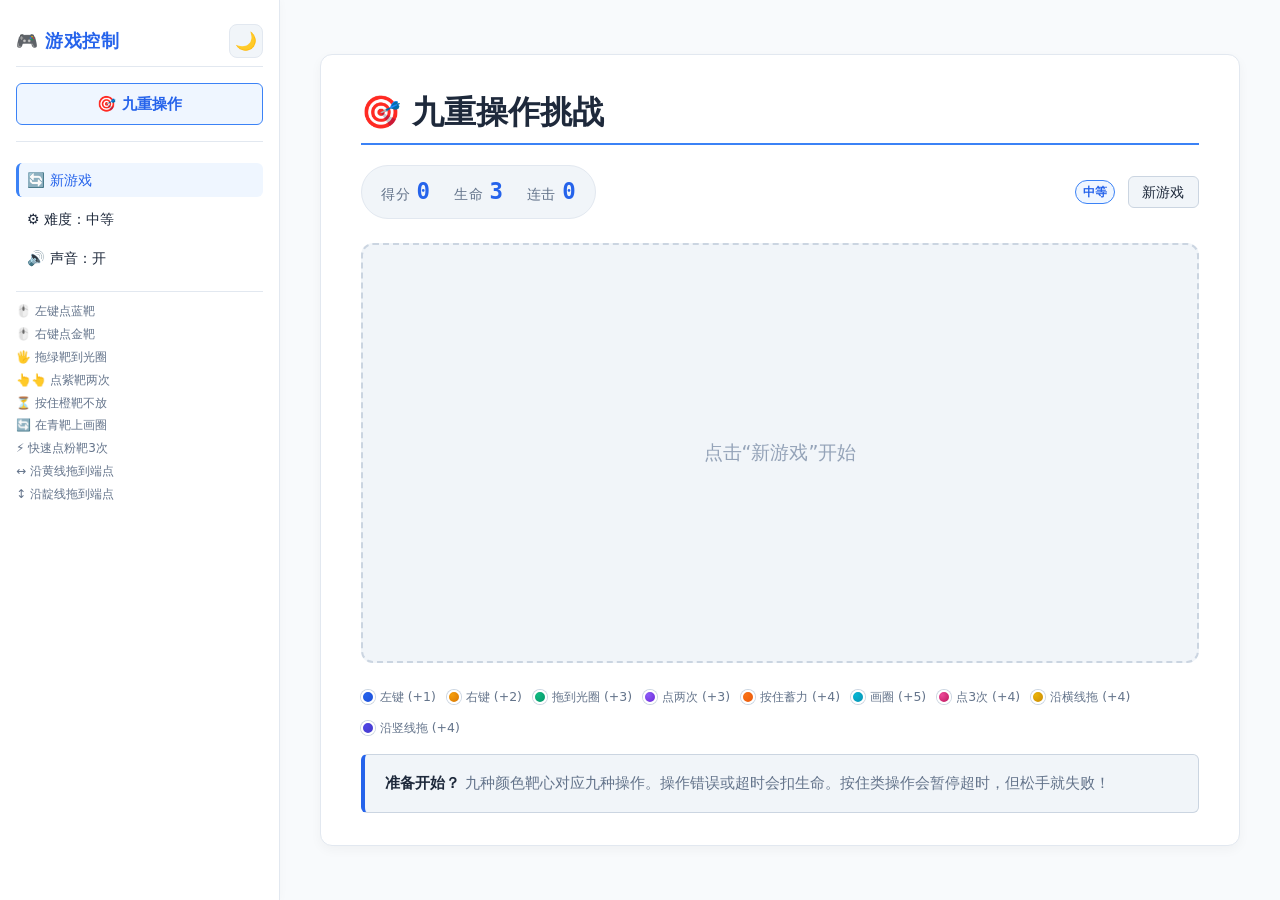
<file: game.html>
<!DOCTYPE html>
<html lang="zh-CN">
<head>
    <meta charset="UTF-8">
    <meta name="viewport" content="width=device-width, initial-scale=1.0">
    <title>反应力挑战 · 九重操作</title>
    <style>
        :root {
            --shadow: rgba(0, 0, 0, 0.04);
            --shadow-sidebar: rgba(0, 0, 0, 0.02);
            --error: #b91c1c;
            --bg: #f8fafc;
            --surface: #ffffff;
            --surface-2: #f1f5f9;
            --border: #e2e8f0;
            --border-strong: #cbd5e1;
            --text: #1e293b;
            --text-muted: #64748b;
            --text-faint: #94a3b8;
            --toc-hover-bg: #f1f5f9;
            --code-bg: rgba(0, 0, 0, 0.05);
            --pre-bg: #1e293b;
            --pre-text: #f8fafc;
            --blockquote-bg: rgba(0, 0, 0, 0.02);
            --blockquote-text: #475569;
            --glass-blur: 14px;
            --glass-bg: rgba(255, 255, 255, 0.55);
            --glass-border: rgba(255, 255, 255, 0.55);
        }
        html[data-theme="dark"] {
            --shadow: rgba(0, 0, 0, 0.3);
            --shadow-sidebar: rgba(0, 0, 0, 0.2);
            --error: #f87171;
            --text: #e2e8f0;
            --text-muted: #94a3b8;
            --text-faint: #64748b;
            --toc-hover-bg: rgba(255, 255, 255, 0.05);
            --code-bg: rgba(255, 255, 255, 0.1);
            --pre-bg: #0b1220;
            --pre-text: #e2e8f0;
            --blockquote-bg: rgba(255, 255, 255, 0.03);
            --blockquote-text: #cbd5e1;
            --glass-bg: rgba(17, 26, 46, 0.55);
            --glass-border: rgba(255, 255, 255, 0.12);
        }
        html[data-accent="blue"] { --bg:#f8fafc; --surface:#ffffff; --surface-2:#f1f5f9; --border:#e2e8f0; --border-strong:#cbd5e1; --accent:#2563eb; --accent-hover:#1d4ed8; --accent-soft:#eff6ff; --accent-border:#3b82f6; }
        html[data-theme="dark"][data-accent="blue"] { --bg:#0b1120; --surface:#111a2e; --surface-2:#1b263e; --border:#2a3b5c; --accent:#60a5fa; --accent-hover:#93c5fd; --accent-soft:#1e3a5f; --accent-border:#60a5fa; }

        * { box-sizing: border-box; margin: 0; padding: 0; }
        html { color-scheme: light dark; }
        body {
            font-family: system-ui, -apple-system, 'Segoe UI', Roboto, 'Helvetica Neue', sans-serif;
            display: flex;
            min-height: 100vh;
            background-color: var(--bg);
            color: var(--text);
            line-height: 1.6;
            transition: background-color 0.25s ease, color 0.25s ease;
        }

        .sidebar {
            width: 280px;
            flex-shrink: 0;
            background-color: var(--surface);
            border-right: 1px solid var(--border);
            padding: 1.5rem 1rem;
            overflow-y: auto;
            height: 100vh;
            position: sticky;
            top: 0;
            box-shadow: 2px 0 8px var(--shadow-sidebar);
            transition: background-color 0.25s ease, border-color 0.25s ease;
            display: flex;
            flex-direction: column;
        }
        .sidebar-header {
            display: flex;
            align-items: center;
            justify-content: space-between;
            margin-bottom: 1rem;
            padding-bottom: 0.5rem;
            border-bottom: 1px solid var(--border);
        }
        .sidebar-header h3 {
            font-size: 1.1rem;
            font-weight: 600;
            text-transform: uppercase;
            letter-spacing: 0.5px;
            color: var(--accent);
            margin: 0;
            word-break: break-word;
        }
        .theme-toggle {
            background: var(--surface-2);
            border: 1px solid var(--border);
            color: var(--text-muted);
            width: 34px;
            height: 34px;
            border-radius: 8px;
            cursor: pointer;
            display: inline-flex;
            align-items: center;
            justify-content: center;
            font-size: 1.1rem;
            transition: background 0.15s, border-color 0.15s, color 0.15s;
            flex-shrink: 0;
        }
        .theme-toggle:hover { background: var(--toc-hover-bg); color: var(--text); }

        .sidebar-home {
            margin-bottom: 1rem;
            padding-bottom: 1rem;
            border-bottom: 1px solid var(--border);
        }
        .sidebar-home .home-btn {
            display: flex;
            align-items: center;
            gap: 0.5rem;
            padding: 0.5rem 0.6rem;
            color: var(--text);
            text-decoration: none;
            font-weight: 600;
            font-size: 0.95rem;
            border-radius: 6px;
            transition: background 0.15s, color 0.15s;
            background: var(--surface-2);
            border: 1px solid var(--border);
            justify-content: center;
        }

        .toc-list { list-style: none; padding-left: 0; margin: 0; flex: 1; }
        .toc-list li { margin: 0.3rem 0; }
        .toc-list a {
            display: block;
            padding: 0.35rem 0.5rem;
            color: var(--text);
            text-decoration: none;
            border-radius: 6px;
            font-size: 0.9rem;
            transition: background 0.15s, color 0.15s, border-color 0.15s;
            word-break: break-word;
            border-left: 3px solid transparent;
            cursor: pointer;
        }
        .toc-list a:hover { background-color: var(--toc-hover-bg); }
        .toc-list a.active { background-color: var(--accent-soft); color: var(--accent); border-left-color: var(--accent-border); font-weight: 500; }

        .main-content {
            flex: 1;
            padding: 2rem 2.5rem;
            max-width: 1000px;
            margin: 0 auto;
            overflow-x: auto;
            display: flex;
            flex-direction: column;
            justify-content: center;
        }
        #game-container {
            background: var(--surface);
            border-radius: 12px;
            padding: 2rem 2.5rem;
            box-shadow: 0 4px 12px var(--shadow);
            border: 1px solid var(--border);
            min-height: 200px;
            transition: background-color 0.25s ease, border-color 0.25s ease;
        }

        h1 {
            font-size: 2rem;
            font-weight: 600;
            border-bottom: 2px solid var(--accent-border);
            padding-bottom: 0.3rem;
            margin-bottom: 0.6em;
            color: var(--text);
        }
        .game-info {
            display: flex;
            flex-wrap: wrap;
            gap: 1rem;
            justify-content: space-between;
            align-items: center;
            margin: 1.25rem 0;
        }
        .stats {
            display: flex;
            gap: 1.5rem;
            background: var(--surface-2);
            padding: 0.5rem 1.2rem;
            border-radius: 40px;
            border: 1px solid var(--border);
        }
        .stat-item { display: flex; align-items: baseline; gap: 0.4rem; }
        .stat-label { font-size: 0.85rem; color: var(--text-muted); text-transform: uppercase; letter-spacing: 0.5px; }
        .stat-value { font-weight: 700; font-size: 1.4rem; color: var(--accent); font-family: 'SF Mono', monospace; }

        .badge {
            display: inline-block;
            padding: 0.05rem 0.45rem;
            border-radius: 999px;
            font-size: 0.78em;
            font-weight: 600;
            border: 1px solid var(--accent-border);
            background: var(--accent-soft);
            color: var(--accent);
            vertical-align: 1px;
        }

        button {
            background: var(--surface-2);
            color: var(--text);
            border: 1px solid var(--border-strong);
            border-radius: 6px;
            padding: 0.35rem 0.85rem;
            font-size: 0.9rem;
            font-weight: 500;
            font-family: inherit;
            cursor: pointer;
            display: inline-flex;
            align-items: center;
            justify-content: center;
            transition: all 0.2s cubic-bezier(0.175, 0.885, 0.32, 1.275);
        }
        button:hover {
            background: var(--accent-soft);
            color: var(--accent);
            border-color: var(--accent-border);
            transform: translateY(-1px);
            box-shadow: 0 4px 10px var(--shadow);
        }
        button:active {
            transform: translateY(1px) scale(0.97);
            box-shadow: none;
        }
        button:focus-visible { outline: 2px solid var(--accent); outline-offset: 2px; }

        .target-area {
            position: relative;
            width: 100%;
            min-height: 420px;
            background: var(--surface-2);
            border-radius: 12px;
            border: 2px dashed var(--border-strong);
            margin: 1.5rem 0;
            display: flex;
            align-items: center;
            justify-content: center;
            overflow: hidden;
            cursor: crosshair;
            user-select: none;
            touch-action: none;
        }
        .target-area.dragging { cursor: grabbing; }

        .target {
            position: absolute;
            border-radius: 50%;
            border: 3px solid var(--surface);
            box-shadow: 0 0 0 2px var(--border-strong), 0 8px 20px var(--shadow);
            cursor: pointer;
            transition: transform 0.1s, opacity 0.2s;
            display: flex;
            align-items: center;
            justify-content: center;
            color: white;
            font-weight: 700;
            user-select: none;
            animation: pop 0.2s ease-out;
            z-index: 2;
        }
        .target:hover { transform: scale(1.1); }
        .target .op-label {
            position: absolute;
            bottom: -22px;
            left: 50%;
            transform: translateX(-50%);
            font-size: 0.6rem;
            background: var(--surface);
            padding: 1px 6px;
            border-radius: 10px;
            white-space: nowrap;
            font-weight: 600;
            border: 1px solid var(--border-strong);
            color: var(--text);
        }

        .target.normal {
            background: radial-gradient(circle at 30% 30%, var(--accent), var(--accent-hover));
            box-shadow: 0 0 0 2px var(--accent-border), 0 8px 20px var(--shadow);
        }
        .target.normal .op-label { color: var(--accent); border-color: var(--accent-border); }

        .target.right-click {
            background: radial-gradient(circle at 30% 30%, #f59e0b, #d97706);
            box-shadow: 0 0 0 2px #fbbf24, 0 8px 20px var(--shadow);
            cursor: context-menu;
        }
        .target.right-click .op-label { color: #b45309; border-color: #fbbf24; }

        .target.drag-target {
            background: radial-gradient(circle at 30% 30%, #10b981, #059669);
            box-shadow: 0 0 0 2px #34d399, 0 8px 20px var(--shadow);
            cursor: grab;
        }
        .target.drag-target .op-label { color: #047857; border-color: #34d399; }

        .target.double-click {
            background: radial-gradient(circle at 30% 30%, #8b5cf6, #6d28d9);
            box-shadow: 0 0 0 2px #a78bfa, 0 8px 20px var(--shadow);
        }
        .target.double-click .op-label { color: #6d28d9; border-color: #a78bfa; }

        .target.hold-charge {
            background: radial-gradient(circle at 30% 30%, #f97316, #ea580c);
            box-shadow: 0 0 0 2px #fdba74, 0 8px 20px var(--shadow);
            cursor: pointer;
        }
        .target.hold-charge .op-label { color: #c2410c; border-color: #fdba74; }
        .target.hold-charge .charge-ring {
            position: absolute;
            inset: -8px;
            border-radius: 50%;
            border: 4px solid rgba(255,255,255,0.85);
            opacity: 0;
            transition: opacity 0.1s;
            pointer-events: none;
        }
        .target.hold-charge.charging .charge-ring { opacity: 1; }
        .target.hold-charge.charging {
            animation: chargePulse 0.5s infinite alternate;
        }
        @keyframes chargePulse {
            from { box-shadow: 0 0 0 2px #fdba74, 0 8px 20px var(--shadow); }
            to { box-shadow: 0 0 0 4px #fb923c, 0 8px 24px rgba(249,115,22,0.4); }
        }

        .target.circle-gesture {
            background: radial-gradient(circle at 30% 30%, #06b6d4, #0891b2);
            box-shadow: 0 0 0 2px #22d3ee, 0 8px 20px var(--shadow);
            cursor: crosshair;
        }
        .target.circle-gesture .op-label { color: #0e7490; border-color: #22d3ee; }
        .target.circle-gesture.drawing {
            animation: circlePulse 0.8s infinite alternate;
        }
        @keyframes circlePulse {
            from { box-shadow: 0 0 0 2px #22d3ee, 0 8px 20px var(--shadow); }
            to { box-shadow: 0 0 0 4px #67e8f9, 0 8px 24px rgba(6,182,212,0.5); }
        }

        .target.rapid-tap {
            background: radial-gradient(circle at 30% 30%, #ec4899, #be185d);
            box-shadow: 0 0 0 2px #f472b6, 0 8px 20px var(--shadow);
            cursor: pointer;
        }
        .target.rapid-tap .op-label { color: #be185d; border-color: #f472b6; }
        .target.rapid-tap .tap-progress {
            position: absolute;
            inset: -10px;
            border-radius: 50%;
            border: 4px solid rgba(255,255,255,0.9);
            opacity: 0;
            transition: opacity 0.1s;
            pointer-events: none;
        }
        .target.rapid-tap.tapping .tap-progress { opacity: 1; }
        .target.rapid-tap .tap-count {
            position: absolute;
            top: -8px;
            right: -8px;
            background: var(--surface);
            color: #be185d;
            border: 2px solid #f472b6;
            border-radius: 50%;
            width: 24px;
            height: 24px;
            display: flex;
            align-items: center;
            justify-content: center;
            font-size: 0.7rem;
            font-weight: 700;
        }

        .target.swipe-h {
            background: radial-gradient(circle at 30% 30%, #eab308, #ca8a04);
            box-shadow: 0 0 0 2px #facc15, 0 8px 20px var(--shadow);
            cursor: ew-resize;
        }
        .target.swipe-h .op-label { color: #854d0e; border-color: #facc15; }

        .target.swipe-v {
            background: radial-gradient(circle at 30% 30%, #4f46e5, #4338ca);
            box-shadow: 0 0 0 2px #818cf8, 0 8px 20px var(--shadow);
            cursor: ns-resize;
        }
        .target.swipe-v .op-label { color: #3730a3; border-color: #818cf8; }

        .swipe-arrow {
            position: absolute;
            inset: 0;
            display: flex;
            align-items: center;
            justify-content: center;
            font-size: 1.2rem;
            opacity: 0.7;
            pointer-events: none;
        }

        .track-line {
            position: absolute;
            z-index: 1;
            pointer-events: none;
            border-radius: 4px;
        }
        .track-line.horizontal {
            height: 6px;
            background: repeating-linear-gradient(90deg, #eab308 0 10px, transparent 10px 18px);
            box-shadow: 0 0 10px rgba(234,179,8,0.7);
        }
        .track-line.vertical {
            width: 6px;
            background: repeating-linear-gradient(180deg, #4f46e5 0 10px, transparent 10px 18px);
            box-shadow: 0 0 10px rgba(79,70,229,0.7);
        }
        .track-end {
            position: absolute;
            border-radius: 50%;
            z-index: 1;
            pointer-events: none;
            animation: pulse 1.5s infinite;
        }
        .track-end.horizontal {
            width: 18px;
            height: 18px;
            background: #facc15;
            border: 3px solid var(--surface);
            box-shadow: 0 0 0 2px #eab308;
        }
        .track-end.vertical {
            width: 22px;
            height: 22px;
            background: #818cf8;
            border: 3px solid var(--surface);
            box-shadow: 0 0 0 2px #4f46e5, 0 0 12px rgba(79,70,229,0.5);
        }
        .track-end.target-end.horizontal {
            background: #ca8a04;
            width: 24px;
            height: 24px;
            animation: targetPulse 1s infinite;
            box-shadow: 0 0 0 3px #eab308, 0 0 20px rgba(234,179,8,0.6);
        }
        .track-end.target-end.vertical {
            width: 28px;
            height: 28px;
            background: #4338ca;
            animation: targetPulse 1s infinite;
            box-shadow: 0 0 0 3px #4f46e5, 0 0 24px rgba(79,70,229,0.8);
        }
        .track-end .end-label {
            position: absolute;
            top: 50%;
            left: 50%;
            transform: translate(-50%, -50%);
            font-size: 0.65rem;
            color: white;
            font-weight: 700;
            white-space: nowrap;
        }
        @keyframes targetPulse {
            0%, 100% { transform: scale(1); }
            50% { transform: scale(1.25); }
        }

        .drop-zone {
            position: absolute;
            border-radius: 50%;
            border: 3px dashed #10b981;
            background: rgba(16, 185, 129, 0.1);
            display: flex;
            align-items: center;
            justify-content: center;
            color: #059669;
            font-weight: 700;
            font-size: 0.7rem;
            text-align: center;
            pointer-events: none;
            animation: pulse 1.5s infinite;
            z-index: 1;
        }
        html[data-theme="dark"] .drop-zone {
            color: #6ee7b7;
            border-color: #6ee7b7;
            background: rgba(110, 231, 183, 0.1);
        }

        /* ===== 画圈轨迹绘制 ===== */
        .draw-canvas {
            position: absolute;
            inset: 0;
            width: 100%;
            height: 100%;
            pointer-events: none;
            z-index: 5;
            opacity: 0;
            transition: opacity 0.2s;
        }
        .draw-canvas.visible { opacity: 1; }

        /* 画圈起点提示 */
        .circle-start-hint {
            position: absolute;
            border-radius: 50%;
            border: 2px dashed #22d3ee;
            pointer-events: none;
            z-index: 3;
            opacity: 0.6;
            animation: pulse 1.5s infinite;
        }

        @keyframes pulse {
            0%, 100% { transform: scale(1); opacity: 0.8; }
            50% { transform: scale(1.08); opacity: 1; }
        }
        @keyframes pop {
            0% { transform: scale(0.6); opacity: 0; }
            100% { transform: scale(1); opacity: 1; }
        }

        .message-box {
            background: var(--surface-2);
            border: 1px solid var(--border-strong);
            border-left: 4px solid var(--accent);
            border-radius: 6px;
            padding: 1rem 1.25rem;
            margin-top: 1rem;
            font-size: 0.95rem;
            color: var(--text-muted);
        }
        .message-box strong { color: var(--text); }
        .message-box.error { border-left-color: var(--error); }
        .message-box.success { border-left-color: #16a34a; }

        .flex-row { display: flex; flex-wrap: wrap; gap: 0.8rem; align-items: center; }

        .legend {
            display: flex;
            flex-wrap: wrap;
            gap: 0.7rem;
            margin-top: 0.8rem;
            font-size: 0.78rem;
            color: var(--text-muted);
        }
        .legend-item { display: flex; align-items: center; gap: 0.3rem; }
        .legend-dot {
            width: 14px; height: 14px; border-radius: 50%;
            border: 2px solid var(--surface);
            box-shadow: 0 0 0 1px var(--border-strong);
            flex-shrink: 0;
        }
        .legend-dot.blue { background: radial-gradient(circle at 30% 30%, var(--accent), var(--accent-hover)); }
        .legend-dot.gold { background: radial-gradient(circle at 30% 30%, #f59e0b, #d97706); }
        .legend-dot.green { background: radial-gradient(circle at 30% 30%, #10b981, #059669); }
        .legend-dot.purple { background: radial-gradient(circle at 30% 30%, #8b5cf6, #6d28d9); }
        .legend-dot.orange { background: radial-gradient(circle at 30% 30%, #f97316, #ea580c); }
        .legend-dot.cyan { background: radial-gradient(circle at 30% 30%, #06b6d4, #0891b2); }
        .legend-dot.pink { background: radial-gradient(circle at 30% 30%, #ec4899, #be185d); }
        .legend-dot.yellow { background: radial-gradient(circle at 30% 30%, #eab308, #ca8a04); }
        .legend-dot.indigo { background: radial-gradient(circle at 30% 30%, #4f46e5, #4338ca); }

        @media (max-width: 700px) {
            body { flex-direction: column; }
            .sidebar { width: 100%; height: auto; max-height: 300px; position: relative; border-right: none; border-bottom: 1px solid var(--border); padding: 1rem; }
            .main-content { padding: 1rem; justify-content: flex-start; }
            #game-container { padding: 1.5rem; }
            .target-area { min-height: 360px; }
        }
    </style>
</head>
<body>
    <aside class="sidebar" id="sidebar">
        <div class="sidebar-header">
            <h3 id="toc-title">🎮 游戏控制</h3>
            <button class="theme-toggle" id="theme-toggle" title="切换主题" aria-label="切换主题">🌙</button>
        </div>
        <div class="sidebar-home">
            <div class="home-btn" style="cursor:default; background: var(--accent-soft); color: var(--accent); border-color: var(--accent-border);">🎯 九重操作</div>
        </div>
        <ul class="toc-list" id="toc-list">
            <li><a class="active" data-action="newGame" style="cursor:pointer;">🔄 新游戏</a></li>
            <li><a data-action="difficulty" style="cursor:pointer;">⚙️ 难度：<span id="difficulty-label">中等</span></a></li>
            <li><a data-action="toggleSound" style="cursor:pointer;">🔊 声音：<span id="sound-label">开</span></a></li>
            <li style="margin-top:1rem; border-top:1px solid var(--border); padding-top:0.5rem; color:var(--text-muted); font-size:0.75rem; list-style:none; line-height:1.9;">
                🖱️ 左键点蓝靶<br>
                🖱️ 右键点金靶<br>
                🖐️ 拖绿靶到光圈<br>
                👆👆 点紫靶两次<br>
                ⏳ 按住橙靶不放<br>
                🔄 在青靶上画圈<br>
                ⚡ 快速点粉靶3次<br>
                ↔️ 沿黄线拖到端点<br>
                ↕️ 沿靛线拖到端点
            </li>
        </ul>
    </aside>

    <div class="main-content">
        <main id="game-container">
            <h1>🎯 九重操作挑战</h1>
            <div class="game-info">
                <div class="stats">
                    <div class="stat-item"><span class="stat-label">得分</span><span class="stat-value" id="score">0</span></div>
                    <div class="stat-item"><span class="stat-label">生命</span><span class="stat-value" id="lives">3</span></div>
                    <div class="stat-item"><span class="stat-label">连击</span><span class="stat-value" id="combo">0</span></div>
                </div>
                <div class="flex-row">
                    <span class="badge" id="difficulty-badge">中等</span>
                    <button id="btn-new">新游戏</button>
                </div>
            </div>

            <div class="target-area" id="target-area">
                <div style="color: var(--text-faint); user-select: none; font-size: 1.2rem;" id="placeholder">点击“新游戏”开始</div>
            </div>

            <div class="legend">
                <div class="legend-item"><span class="legend-dot blue"></span> 左键 (+1)</div>
                <div class="legend-item"><span class="legend-dot gold"></span> 右键 (+2)</div>
                <div class="legend-item"><span class="legend-dot green"></span> 拖到光圈 (+3)</div>
                <div class="legend-item"><span class="legend-dot purple"></span> 点两次 (+3)</div>
                <div class="legend-item"><span class="legend-dot orange"></span> 按住蓄力 (+4)</div>
                <div class="legend-item"><span class="legend-dot cyan"></span> 画圈 (+5)</div>
                <div class="legend-item"><span class="legend-dot pink"></span> 点3次 (+4)</div>
                <div class="legend-item"><span class="legend-dot yellow"></span> 沿横线拖 (+4)</div>
                <div class="legend-item"><span class="legend-dot indigo"></span> 沿竖线拖 (+4)</div>
            </div>

            <div class="message-box" id="message">
                <strong>准备开始？</strong> 点击“新游戏”开始。九种颜色靶心对应九种操作。按住类操作会暂停超时计时器，但松手就失败！
            </div>
        </main>
    </div>

    <script>
        (function() {
            const THEME_KEY = 'qd-game-theme';
            const htmlEl = document.documentElement;
            const themeToggleBtn = document.getElementById('theme-toggle');

            function getPreferredTheme() {
                const stored = localStorage.getItem(THEME_KEY);
                if (stored === 'light' || stored === 'dark') return stored;
                return window.matchMedia('(prefers-color-scheme: dark)').matches ? 'dark' : 'light';
            }
            function applyTheme(theme) {
                htmlEl.setAttribute('data-theme', theme);
                if (theme === 'dark') {
                    themeToggleBtn.innerHTML = '☀️';
                    themeToggleBtn.title = '切换到亮色模式';
                } else {
                    themeToggleBtn.innerHTML = '🌙';
                    themeToggleBtn.title = '切换到暗色模式';
                }
                localStorage.setItem(THEME_KEY, theme);
            }
            let currentTheme = getPreferredTheme();
            applyTheme(currentTheme);
            themeToggleBtn.addEventListener('click', () => {
                currentTheme = currentTheme === 'dark' ? 'light' : 'dark';
                applyTheme(currentTheme);
            });

            htmlEl.setAttribute('data-accent', 'blue');

            const targetArea = document.getElementById('target-area');
            const scoreEl = document.getElementById('score');
            const livesEl = document.getElementById('lives');
            const comboEl = document.getElementById('combo');
            const messageEl = document.getElementById('message');
            const difficultyLabel = document.getElementById('difficulty-label');
            const difficultyBadge = document.getElementById('difficulty-badge');
            const soundLabel = document.getElementById('sound-label');

            const DIFFICULTIES = {
                easy:   { name: '简单', timeout: 3200, spawnInterval: 1400, targetSize: 80, lifeDeduct: 1 },
                medium: { name: '中等', timeout: 2400, spawnInterval: 1000, targetSize: 72, lifeDeduct: 1 },
                hard:   { name: '困难', timeout: 1800, spawnInterval: 700,  targetSize: 64, lifeDeduct: 1 },
                insane: { name: '疯狂', timeout: 1300, spawnInterval: 500,  targetSize: 56, lifeDeduct: 2 }
            };
            let currentDifficulty = 'medium';
            let difficulty = DIFFICULTIES[currentDifficulty];

            let score = 0;
            let lives = 3;
            let combo = 0;
            let maxCombo = 0;
            let gameActive = false;
            let soundEnabled = true;
            let currentTarget = null;
            let currentDropZone = null;
            let currentTrackEls = [];
            let currentTargetType = null;
            let targetTimeoutId = null;
            let spawnTimeoutId = null;

            let targetTimeoutRemaining = 0;
            let targetTimeoutStart = 0;
            let targetTimeoutPaused = false;
            let currentTimeoutDuration = 0;

            let isDragging = false;
            let dragOffsetX = 0;
            let dragOffsetY = 0;
            let dragTargetEl = null;

            let holdTimer = null;
            let holdStartTime = 0;
            let holdProgress = 0;
            let holdActive = false;
            const HOLD_DURATION = 800;
            let holdMouseDown = false;

            // ===== 画圈轨迹（Canvas）=====
            let drawCanvas = null;
            let drawCtx = null;
            let circlePoints = [];
            let circleTracking = false;
            let circleMoved = false;
            let circleStartPoint = null;
            let circleStartHintEl = null;
            let circleTargetEl = null;

            let doubleTapCount = 0;
            let rapidTapCount = 0;
            const RAPID_TAP_NEEDED = 3;

            let swipeTracking = false;
            let swipeEl = null;
            let swipeTargetType = null;
            let swipeTrack = null;

            let audioCtx = null;
            function initAudio() {
                if (!audioCtx) {
                    try { audioCtx = new (window.AudioContext || window.webkitAudioContext)(); } catch (e) { }
                }
                if (audioCtx && audioCtx.state === 'suspended') audioCtx.resume();
            }
            function playBeep(type) {
                if (!soundEnabled) return;
                initAudio();
                if (!audioCtx) return;
                try {
                    const osc = audioCtx.createOscillator();
                    const gain = audioCtx.createGain();
                    osc.connect(gain);
                    gain.connect(audioCtx.destination);
                    const now = audioCtx.currentTime;
                    const freqMap = {
                        hit: 880, miss: 220, timeout: 330, dragStart: 660, dragDrop: 1320,
                        charge: 440, circle: 1760, tap: 550, holdFail: 180, swipe: 990
                    };
                    const f = freqMap[type] || 660;
                    osc.frequency.value = f;
                    osc.type = type === 'miss' || type === 'holdFail' ? 'sawtooth' : (type === 'charge' ? 'square' : 'sine');
                    gain.gain.value = 0.06 + (type === 'hit' || type === 'dragDrop' || type === 'circle' ? 0.04 : 0);
                    osc.start();
                    gain.gain.exponentialRampToValueAtTime(0.001, now + (type === 'circle' ? 0.3 : 0.15));
                    osc.stop(now + 0.3);
                } catch (e) { }
            }

            function updateStats() {
                scoreEl.textContent = score;
                livesEl.textContent = lives;
                comboEl.textContent = combo;
            }
            function showMessage(text, isError = false, isSuccess = false) {
                messageEl.innerHTML = text;
                messageEl.classList.toggle('error', isError);
                messageEl.classList.toggle('success', isSuccess);
            }

            // ===== 超时计时器 =====
            function startTargetTimeout() {
                stopTargetTimeout();
                currentTimeoutDuration = difficulty.timeout;
                targetTimeoutRemaining = currentTimeoutDuration;
                targetTimeoutStart = performance.now();
                targetTimeoutPaused = false;
                targetTimeoutId = setTimeout(onTargetTimeout, currentTimeoutDuration);
            }
            function pauseTargetTimeout() {
                if (targetTimeoutPaused || !targetTimeoutId) return;
                clearTimeout(targetTimeoutId);
                targetTimeoutId = null;
                const elapsed = performance.now() - targetTimeoutStart;
                targetTimeoutRemaining = Math.max(0, targetTimeoutRemaining - elapsed);
                targetTimeoutPaused = true;
            }
            function resumeTargetTimeout() {
                if (!targetTimeoutPaused) return;
                targetTimeoutPaused = false;
                targetTimeoutStart = performance.now();
                if (targetTimeoutRemaining > 0) {
                    targetTimeoutId = setTimeout(onTargetTimeout, targetTimeoutRemaining);
                } else {
                    onTargetTimeout();
                }
            }
            function stopTargetTimeout() {
                if (targetTimeoutId) { clearTimeout(targetTimeoutId); targetTimeoutId = null; }
                targetTimeoutPaused = false;
            }
            function onTargetTimeout() {
                if (!gameActive) return;
                cleanupTarget();
                loseLife('靶心消失了！');
                if (gameActive) spawnTimeoutId = setTimeout(spawnTarget, 250);
            }

            // ===== 画圈 Canvas 相关 =====
            function ensureDrawCanvas() {
                if (drawCanvas && drawCanvas.parentElement === targetArea) return;
                if (drawCanvas) drawCanvas.remove();
                drawCanvas = document.createElement('canvas');
                drawCanvas.className = 'draw-canvas';
                const rect = targetArea.getBoundingClientRect();
                const dpr = window.devicePixelRatio || 1;
                drawCanvas.width = rect.width * dpr;
                drawCanvas.height = rect.height * dpr;
                drawCanvas.style.width = rect.width + 'px';
                drawCanvas.style.height = rect.height + 'px';
                drawCtx = drawCanvas.getContext('2d');
                drawCtx.scale(dpr, dpr);
                drawCtx.lineCap = 'round';
                drawCtx.lineJoin = 'round';
                targetArea.appendChild(drawCanvas);
            }
            function clearDrawCanvas() {
                if (!drawCtx || !drawCanvas) return;
                const rect = targetArea.getBoundingClientRect();
                drawCtx.clearRect(0, 0, rect.width, rect.height);
                drawCanvas.classList.remove('visible');
            }
            function drawTrail() {
                if (!drawCtx || !drawCanvas || circlePoints.length < 2) return;
                drawCanvas.classList.add('visible');
                const rect = targetArea.getBoundingClientRect();
                drawCtx.clearRect(0, 0, rect.width, rect.height);
                // 绘制轨迹
                drawCtx.beginPath();
                drawCtx.moveTo(circlePoints[0].x, circlePoints[0].y);
                for (let i = 1; i < circlePoints.length; i++) {
                    drawCtx.lineTo(circlePoints[i].x, circlePoints[i].y);
                }
                // 发光效果
                drawCtx.strokeStyle = 'rgba(34, 211, 238, 0.35)';
                drawCtx.lineWidth = 10;
                drawCtx.stroke();
                // 主线
                drawCtx.strokeStyle = 'rgba(34, 211, 238, 0.95)';
                drawCtx.lineWidth = 3.5;
                drawCtx.stroke();
                // 起点标记
                if (circlePoints.length > 0) {
                    const start = circlePoints[0];
                    drawCtx.beginPath();
                    drawCtx.arc(start.x, start.y, 7, 0, Math.PI * 2);
                    drawCtx.fillStyle = 'rgba(34, 211, 238, 0.9)';
                    drawCtx.fill();
                    drawCtx.strokeStyle = '#fff';
                    drawCtx.lineWidth = 2;
                    drawCtx.stroke();
                }
                // 当前笔尖
                if (circlePoints.length > 0) {
                    const last = circlePoints[circlePoints.length - 1];
                    drawCtx.beginPath();
                    drawCtx.arc(last.x, last.y, 5, 0, Math.PI * 2);
                    drawCtx.fillStyle = '#fff';
                    drawCtx.fill();
                }
            }

            function removeTrackEls() {
                currentTrackEls.forEach(el => el.remove());
                currentTrackEls = [];
            }

            function cleanupTarget() {
                if (currentTarget) {
                    detachTargetEvents(currentTarget);
                    currentTarget.remove();
                    currentTarget = null;
                }
                if (currentDropZone) { currentDropZone.remove(); currentDropZone = null; }
                removeTrackEls();
                if (holdTimer) { clearInterval(holdTimer); holdTimer = null; }
                clearDrawCanvas();
                if (circleStartHintEl) { circleStartHintEl.remove(); circleStartHintEl = null; }
                holdActive = false;
                holdMouseDown = false;
                swipeTracking = false;
                swipeEl = null;
                swipeTrack = null;
                circleTracking = false;
                circlePoints = [];
                circleMoved = false;
                circleStartPoint = null;
                circleTargetEl = null;
                document.removeEventListener('mouseup', onHoldGlobalEnd);
                document.removeEventListener('mouseleave', onHoldGlobalEnd);
                document.removeEventListener('mousemove', onSwipeMove);
                document.removeEventListener('mouseup', onSwipeEnd);
                document.removeEventListener('mousemove', onCircleMove);
                document.removeEventListener('mouseup', onCircleEnd);
            }

            function clearAllTimers() {
                stopTargetTimeout();
                if (spawnTimeoutId) { clearTimeout(spawnTimeoutId); spawnTimeoutId = null; }
                cleanupTarget();
                if (dragTargetEl) dragTargetEl = null;
                isDragging = false;
                currentTargetType = null;
                doubleTapCount = 0;
                rapidTapCount = 0;
                targetArea.classList.remove('dragging');
                document.removeEventListener('mousemove', onDragMove);
                document.removeEventListener('mouseup', onDragEnd);
            }

            function detachTargetEvents(el) {
                el.removeEventListener('mousedown', onTargetMouseDown);
                el.removeEventListener('click', onTargetClick);
                el.removeEventListener('contextmenu', onTargetContextMenu);
            }

            function gameOver(reason) {
                if (!gameActive) return;
                gameActive = false;
                clearAllTimers();
                targetArea.innerHTML = '';
                const placeholder = document.createElement('div');
                placeholder.style.color = 'var(--text-faint)';
                placeholder.style.userSelect = 'none';
                placeholder.style.fontSize = '1.2rem';
                placeholder.textContent = '游戏结束 — 点击“新游戏”再来一局';
                targetArea.appendChild(placeholder);
                showMessage(`<strong>游戏结束！</strong> ${reason} 最终得分：${score}，最高连击：${maxCombo}。`, true);
                document.getElementById('btn-new').disabled = false;
            }

            function loseLife(reason = '操作失误！') {
                if (!gameActive) return;
                lives -= difficulty.lifeDeduct;
                combo = 0;
                if (lives <= 0) {
                    lives = 0;
                    updateStats();
                    gameOver(reason);
                    return;
                }
                updateStats();
                showMessage(`<strong>${reason}</strong> 生命 -${difficulty.lifeDeduct}`, true);
                playBeep('miss');
            }

            function hitTarget(points, msg) {
                if (!gameActive || !currentTarget) return false;
                score += points;
                combo += 1;
                if (combo > maxCombo) maxCombo = combo;
                updateStats();
                playBeep('hit');
                showMessage(msg, false, true);
                cleanupTarget();
                stopTargetTimeout();
                doubleTapCount = 0;
                rapidTapCount = 0;
                if (gameActive) spawnTimeoutId = setTimeout(spawnTarget, 100);
                return true;
            }

            // ===== 生成靶心 =====
            function spawnTarget() {
                if (!gameActive) return;
                cleanupTarget();
                stopTargetTimeout();
                doubleTapCount = 0;
                rapidTapCount = 0;

                const areaRect = targetArea.getBoundingClientRect();
                const size = difficulty.targetSize;
                const maxX = areaRect.width - size;
                const maxY = areaRect.height - size;
                if (maxX <= 0 || maxY <= 0) {
                    spawnTimeoutId = setTimeout(spawnTarget, 100);
                    return;
                }

                const types = ['normal', 'right', 'drag', 'double', 'hold', 'circle', 'rapid', 'swipeH', 'swipeV'];
                const type = types[Math.floor(Math.random() * types.length)];
                currentTargetType = type;

                const x = Math.random() * maxX;
                const y = Math.random() * maxY;
                const centerX = x + size / 2;
                const centerY = y + size / 2;

                if (type === 'drag') {
                    const zoneSize = size + 10;
                    const maxDropX = areaRect.width - zoneSize;
                    const maxDropY = areaRect.height - zoneSize;
                    let dropX = 0, dropY = 0;
                    for (let attempt = 0; attempt < 15; attempt++) {
                        dropX = Math.random() * Math.max(0, maxDropX);
                        dropY = Math.random() * Math.max(0, maxDropY);
                        const dist = Math.hypot((dropX + zoneSize / 2) - centerX, (dropY + zoneSize / 2) - centerY);
                        if (dist > size * 1.6) break;
                    }
                    const zone = document.createElement('div');
                    zone.className = 'drop-zone';
                    zone.style.width = zoneSize + 'px';
                    zone.style.height = zoneSize + 'px';
                    zone.style.left = dropX + 'px';
                    zone.style.top = dropY + 'px';
                    zone.textContent = '拖到这里';
                    targetArea.appendChild(zone);
                    currentDropZone = zone;
                }

                if (type === 'swipeH') {
                    const goRight = Math.random() < 0.5;
                    const endX = goRight ? (areaRect.width - 20) : 20;
                    const trackWidth = Math.abs(endX - centerX);
                    if (trackWidth < size * 1.5) {
                        spawnTimeoutId = setTimeout(spawnTarget, 50);
                        return;
                    }
                    const line = document.createElement('div');
                    line.className = 'track-line horizontal';
                    line.style.left = Math.min(centerX, endX) + 'px';
                    line.style.top = (centerY - 3) + 'px';
                    line.style.width = trackWidth + 'px';
                    targetArea.appendChild(line);
                    currentTrackEls.push(line);

                    const startDot = document.createElement('div');
                    startDot.className = 'track-end horizontal';
                    startDot.style.left = (centerX - 9) + 'px';
                    startDot.style.top = (centerY - 9) + 'px';
                    startDot.style.opacity = '0.4';
                    targetArea.appendChild(startDot);
                    currentTrackEls.push(startDot);

                    const endDot = document.createElement('div');
                    endDot.className = 'track-end horizontal target-end';
                    endDot.style.left = (endX - 12) + 'px';
                    endDot.style.top = (centerY - 12) + 'px';
                    const endLabel = document.createElement('span');
                    endLabel.className = 'end-label';
                    endLabel.textContent = goRight ? '→' : '←';
                    endDot.appendChild(endLabel);
                    targetArea.appendChild(endDot);
                    currentTrackEls.push(endDot);

                    swipeTrack = {
                        axis: 'h',
                        startX: x, startY: y,
                        centerY: centerY,
                        endCenterX: endX,
                        dir: goRight ? 1 : -1,
                        size: size
                    };
                }
                if (type === 'swipeV') {
                    const goDown = Math.random() < 0.5;
                    const endY = goDown ? (areaRect.height - 20) : 20;
                    const trackHeight = Math.abs(endY - centerY);
                    if (trackHeight < size * 1.5) {
                        spawnTimeoutId = setTimeout(spawnTarget, 50);
                        return;
                    }
                    const line = document.createElement('div');
                    line.className = 'track-line vertical';
                    line.style.top = Math.min(centerY, endY) + 'px';
                    line.style.left = (centerX - 3) + 'px';
                    line.style.height = trackHeight + 'px';
                    targetArea.appendChild(line);
                    currentTrackEls.push(line);

                    const startDot = document.createElement('div');
                    startDot.className = 'track-end vertical';
                    startDot.style.left = (centerX - 11) + 'px';
                    startDot.style.top = (centerY - 11) + 'px';
                    startDot.style.opacity = '0.4';
                    targetArea.appendChild(startDot);
                    currentTrackEls.push(startDot);

                    const endDot = document.createElement('div');
                    endDot.className = 'track-end vertical target-end';
                    endDot.style.left = (centerX - 14) + 'px';
                    endDot.style.top = (endY - 14) + 'px';
                    const endLabel = document.createElement('span');
                    endLabel.className = 'end-label';
                    endLabel.textContent = goDown ? '↓' : '↑';
                    endDot.appendChild(endLabel);
                    targetArea.appendChild(endDot);
                    currentTrackEls.push(endDot);

                    swipeTrack = {
                        axis: 'v',
                        startX: x, startY: y,
                        centerX: centerX,
                        endCenterY: endY,
                        dir: goDown ? 1 : -1,
                        size: size
                    };
                }

                // 画圈靶心：显示起点提示
                if (type === 'circle') {
                    const hint = document.createElement('div');
                    hint.className = 'circle-start-hint';
                    hint.style.width = (size + 30) + 'px';
                    hint.style.height = (size + 30) + 'px';
                    hint.style.left = (x - 15) + 'px';
                    hint.style.top = (y - 15) + 'px';
                    targetArea.appendChild(hint);
                    circleStartHintEl = hint;
                    ensureDrawCanvas();
                }

                const target = document.createElement('div');
                target.className = 'target';
                const labels = {
                    normal: '左键', right: '右键', drag: '拖拽',
                    double: '点两次', hold: '按住不放', circle: '画圈',
                    rapid: '点3次', swipeH: '沿横线拖', swipeV: '沿竖线拖'
                };
                target.classList.add({
                    normal: 'normal', right: 'right-click', drag: 'drag-target',
                    double: 'double-click', hold: 'hold-charge', circle: 'circle-gesture',
                    rapid: 'rapid-tap', swipeH: 'swipe-h', swipeV: 'swipe-v'
                }[type]);
                target.style.width = size + 'px';
                target.style.height = size + 'px';
                target.style.left = x + 'px';
                target.style.top = y + 'px';
                target.style.fontSize = Math.floor(size * 0.4) + 'px';
                target.textContent = '🎯';
                const label = document.createElement('span');
                label.className = 'op-label';
                label.textContent = labels[type];
                target.appendChild(label);

                if (type === 'hold') {
                    const ring = document.createElement('div');
                    ring.className = 'charge-ring';
                    target.appendChild(ring);
                }
                if (type === 'double') {
                    const dots = document.createElement('div');
                    dots.className = 'tap-dots';
                    dots.innerHTML = '<div class="tap-dot"></div><div class="tap-dot"></div>';
                    dots.style.cssText = 'position:absolute;bottom:-24px;left:50%;transform:translateX(-50%);display:flex;gap:4px;';
                    target.appendChild(dots);
                }
                if (type === 'rapid') {
                    const prog = document.createElement('div');
                    prog.className = 'tap-progress';
                    target.appendChild(prog);
                    const cnt = document.createElement('div');
                    cnt.className = 'tap-count';
                    cnt.textContent = '0';
                    target.appendChild(cnt);
                }
                if (type === 'swipeH') {
                    const arr = document.createElement('div');
                    arr.className = 'swipe-arrow';
                    arr.textContent = '↔';
                    target.appendChild(arr);
                }
                if (type === 'swipeV') {
                    const arr = document.createElement('div');
                    arr.className = 'swipe-arrow';
                    arr.textContent = '↕';
                    target.appendChild(arr);
                }

                target.addEventListener('mousedown', onTargetMouseDown);
                target.addEventListener('click', onTargetClick);
                target.addEventListener('contextmenu', onTargetContextMenu);

                targetArea.appendChild(target);
                currentTarget = target;
                circleTargetEl = target;

                startTargetTimeout();
            }

            // ===== 画圈轨迹检查 =====
            function checkCircleCompletion() {
                if (circlePoints.length < 15) return false;
                const first = circlePoints[0];
                const last = circlePoints[circlePoints.length - 1];
                const closeDist = Math.hypot(last.x - first.x, last.y - first.y);
                if (closeDist > 40) return false;

                // 计算轨迹包围盒
                let minX = Infinity, maxX = -Infinity, minY = Infinity, maxY = -Infinity;
                for (const p of circlePoints) {
                    if (p.x < minX) minX = p.x;
                    if (p.x > maxX) maxX = p.x;
                    if (p.y < minY) minY = p.y;
                    if (p.y > maxY) maxY = p.y;
                }
                const bboxW = maxX - minX;
                const bboxH = maxY - minY;
                // 圈要有一定大小
                if (bboxW < 30 || bboxH < 30) return false;

                // 检查是否大致围绕靶心中心
                const tRect = circleTargetEl.getBoundingClientRect();
                const areaRect = targetArea.getBoundingClientRect();
                const tcx = tRect.left - areaRect.left + tRect.width / 2;
                const tcy = tRect.top - areaRect.top + tRect.height / 2;
                const centerDist = Math.hypot((minX + maxX) / 2 - tcx, (minY + maxY) / 2 - tcy);
                if (centerDist > Math.max(bboxW, bboxH)) return false;

                // 检查是否有足够多的点围绕靶心
                const radius = Math.max(bboxW, bboxH) / 2;
                let farCount = 0;
                for (const p of circlePoints) {
                    const d = Math.hypot(p.x - tcx, p.y - tcy);
                    if (d > radius * 0.5 && d < radius * 2) farCount++;
                }
                return farCount > circlePoints.length * 0.3;
            }

            // ===== 按住蓄力松手检测 =====
            function onHoldGlobalEnd(e) {
                if (!holdActive || currentTargetType !== 'hold') return;
                if (e.button !== undefined && e.button !== 0) return;
                if (holdActive && holdProgress < 1) {
                    holdActive = false;
                    holdMouseDown = false;
                    if (holdTimer) { clearInterval(holdTimer); holdTimer = null; }
                    if (currentTarget) {
                        currentTarget.classList.remove('charging');
                        const ring = currentTarget.querySelector('.charge-ring');
                        if (ring) ring.style.background = '';
                    }
                    playBeep('holdFail');
                    cancelCurrentTarget('松手太早！需要按住不放直到蓄满');
                    if (gameActive) spawnTimeoutId = setTimeout(spawnTarget, 300);
                }
            }

            // ===== 点击事件 =====
            function onTargetClick(e) {
                if (!gameActive || !currentTarget) return;
                if (e.button !== 0) return;
                e.stopPropagation();

                if (currentTargetType === 'normal') {
                    hitTarget(1, `<strong>左键命中蓝色靶心！</strong> +1 分`);
                }
                else if (currentTargetType === 'double') {
                    doubleTapCount++;
                    playBeep('tap');
                    const dots = currentTarget.querySelectorAll('.tap-dot');
                    if (dots.length >= 2 && doubleTapCount <= 2) {
                        dots[doubleTapCount - 1]?.classList.add('filled');
                    }
                    const label = currentTarget.querySelector('.op-label');
                    if (doubleTapCount === 1) {
                        if (label) label.textContent = '再点一次';
                        showMessage('紫色靶心：再点一次就成功！', false);
                    }
                    if (doubleTapCount >= 2) {
                        hitTarget(3, `<strong>两次点击命中紫色靶心！</strong> +3 分`);
                    }
                }
                else if (currentTargetType === 'rapid') {
                    rapidTapCount++;
                    playBeep('tap');
                    const cnt = currentTarget.querySelector('.tap-count');
                    const prog = currentTarget.querySelector('.tap-progress');
                    if (cnt) cnt.textContent = rapidTapCount;
                    if (prog) {
                        const pct = Math.min(rapidTapCount / RAPID_TAP_NEEDED, 1);
                        const angle = pct * 360;
                        prog.style.background = `conic-gradient(rgba(255,255,255,0.9) ${angle}deg, transparent ${angle}deg)`;
                        prog.style.opacity = '1';
                    }
                    if (currentTarget) currentTarget.classList.add('tapping');
                    if (rapidTapCount >= RAPID_TAP_NEEDED) {
                        hitTarget(4, `<strong>快速点击3次完成！</strong> +4 分`);
                    }
                }
                else if (currentTargetType === 'right') {
                    cancelCurrentTarget('操作错误！应右键点击金色靶心');
                }
            }

            function onTargetContextMenu(e) {
                e.preventDefault();
                if (!gameActive || !currentTarget) return;
                if (currentTargetType === 'right') {
                    hitTarget(2, `<strong>右键命中金色靶心！</strong> +2 分`);
                } else if (currentTargetType === 'normal') {
                    cancelCurrentTarget('操作错误！应左键点击蓝色靶心');
                } else if (currentTargetType === 'double') {
                    cancelCurrentTarget('操作错误！应左键点击紫色靶心两次');
                }
            }

            // ===== 靶心 mousedown =====
            function onTargetMouseDown(e) {
                if (!gameActive || !currentTarget) return;
                if (e.button !== 0) return;

                if (currentTargetType === 'drag') {
                    e.preventDefault();
                    e.stopPropagation();
                    isDragging = true;
                    dragTargetEl = currentTarget;
                    targetArea.classList.add('dragging');
                    const rect = currentTarget.getBoundingClientRect();
                    dragOffsetX = e.clientX - rect.left;
                    dragOffsetY = e.clientY - rect.top;
                    playBeep('dragStart');
                    pauseTargetTimeout();
                    document.addEventListener('mousemove', onDragMove);
                    document.addEventListener('mouseup', onDragEnd);
                }
                else if (currentTargetType === 'hold') {
                    e.preventDefault();
                    e.stopPropagation();
                    if (holdActive) return;
                    holdActive = true;
                    holdMouseDown = true;
                    currentTarget.classList.add('charging');
                    const ring = currentTarget.querySelector('.charge-ring');
                    holdStartTime = performance.now();
                    playBeep('charge');
                    pauseTargetTimeout();
                    document.addEventListener('mouseup', onHoldGlobalEnd);
                    document.addEventListener('mouseleave', onHoldGlobalEnd);

                    holdTimer = setInterval(() => {
                        if (!gameActive || !currentTarget || currentTargetType !== 'hold') {
                            clearInterval(holdTimer); holdTimer = null; holdActive = false;
                            document.removeEventListener('mouseup', onHoldGlobalEnd);
                            document.removeEventListener('mouseleave', onHoldGlobalEnd);
                            resumeTargetTimeout();
                            return;
                        }
                        if (!holdMouseDown) {
                            clearInterval(holdTimer); holdTimer = null;
                            holdActive = false;
                            document.removeEventListener('mouseup', onHoldGlobalEnd);
                            document.removeEventListener('mouseleave', onHoldGlobalEnd);
                            resumeTargetTimeout();
                            return;
                        }
                        const elapsed = performance.now() - holdStartTime;
                        holdProgress = Math.min(elapsed / HOLD_DURATION, 1);
                        if (ring) {
                            const angle = holdProgress * 360;
                            ring.style.background = `conic-gradient(rgba(255,255,255,0.9) ${angle}deg, transparent ${angle}deg)`;
                        }
                        if (holdProgress >= 1) {
                            clearInterval(holdTimer); holdTimer = null;
                            holdActive = false;
                            holdMouseDown = false;
                            document.removeEventListener('mouseup', onHoldGlobalEnd);
                            document.removeEventListener('mouseleave', onHoldGlobalEnd);
                            if (currentTarget && currentTargetType === 'hold') {
                                hitTarget(4, `<strong>蓄力成功！</strong> +4 分`);
                            }
                        }
                    }, 30);
                }
                else if (currentTargetType === 'circle') {
                    e.preventDefault();
                    e.stopPropagation();
                    // 初始化画圈
                    ensureDrawCanvas();
                    circleTracking = true;
                    circleMoved = false;
                    circlePoints = [];
                    const rect = targetArea.getBoundingClientRect();
                    const startPt = { x: e.clientX - rect.left, y: e.clientY - rect.top };
                    circlePoints.push(startPt);
                    circleStartPoint = startPt;

                    if (currentTarget) currentTarget.classList.add('drawing');
                    if (circleStartHintEl) circleStartHintEl.style.opacity = '0.2';
                    playBeep('tap');
                    pauseTargetTimeout();
                    document.addEventListener('mousemove', onCircleMove);
                    document.addEventListener('mouseup', onCircleEnd);
                }
                else if (currentTargetType === 'swipeH' || currentTargetType === 'swipeV') {
                    e.preventDefault();
                    e.stopPropagation();
                    if (!swipeTrack) return;
                    swipeTracking = true;
                    swipeEl = currentTarget;
                    swipeTargetType = currentTargetType;
                    playBeep('swipe');
                    pauseTargetTimeout();
                    document.addEventListener('mousemove', onSwipeMove);
                    document.addEventListener('mouseup', onSwipeEnd);
                }
            }

            // ===== 拖拽 =====
            function onDragMove(e) {
                if (!isDragging || !dragTargetEl || !currentTarget) return;
                e.preventDefault();
                const areaRect = targetArea.getBoundingClientRect();
                let newLeft = e.clientX - areaRect.left - dragOffsetX;
                let newTop = e.clientY - areaRect.top - dragOffsetY;
                const size = difficulty.targetSize;
                newLeft = Math.max(0, Math.min(newLeft, areaRect.width - size));
                newTop = Math.max(0, Math.min(newTop, areaRect.height - size));
                dragTargetEl.style.left = newLeft + 'px';
                dragTargetEl.style.top = newTop + 'px';
            }

            function onDragEnd(e) {
                if (!isDragging) return;
                e.preventDefault();
                const target = dragTargetEl;
                const targetType = currentTargetType;
                document.removeEventListener('mousemove', onDragMove);
                document.removeEventListener('mouseup', onDragEnd);
                targetArea.classList.remove('dragging');
                isDragging = false;
                dragTargetEl = null;

                if (!target || !currentTarget || targetType !== 'drag') return;

                if (currentDropZone) {
                    const dropRect = currentDropZone.getBoundingClientRect();
                    const targetRect = target.getBoundingClientRect();
                    const tcx = targetRect.left + targetRect.width / 2;
                    const tcy = targetRect.top + targetRect.height / 2;
                    const dcx = dropRect.left + dropRect.width / 2;
                    const dcy = dropRect.top + dropRect.height / 2;
                    const dist = Math.hypot(tcx - dcx, tcy - dcy);
                    if (dist < dropRect.width / 2 + 8) {
                        playBeep('dragDrop');
                        hitTarget(3, `<strong>拖拽成功！</strong> +3 分`);
                        return;
                    }
                }

                cancelCurrentTarget('拖拽失败！松手了但未到光圈');
                if (gameActive) spawnTimeoutId = setTimeout(spawnTarget, 300);
            }

            // ===== 画圈（实时绘制轨迹）=====
            function onCircleMove(e) {
                if (!circleTracking || !currentTarget || currentTargetType !== 'circle') return;
                e.preventDefault();
                const rect = targetArea.getBoundingClientRect();
                const px = e.clientX - rect.left;
                const py = e.clientY - rect.top;
                circlePoints.push({ x: px, y: py });

                if (!circleMoved && circlePoints.length > 3) {
                    const first = circlePoints[0];
                    const last = circlePoints[circlePoints.length - 1];
                    if (Math.hypot(last.x - first.x, last.y - first.y) > 8) circleMoved = true;
                }

                // 实时绘制轨迹
                drawTrail();

                // 检查是否完成
                if (circleMoved && checkCircleCompletion()) {
                    circleTracking = false;
                    document.removeEventListener('mousemove', onCircleMove);
                    document.removeEventListener('mouseup', onCircleEnd);
                    playBeep('circle');
                    // 保留轨迹短暂显示后消失
                    setTimeout(() => {
                        if (drawCanvas) drawCanvas.classList.remove('visible');
                    }, 200);
                    hitTarget(5, `<strong>画圈成功！</strong> +5 分`);
                }
            }

            function onCircleEnd(e) {
                if (!circleTracking) return;
                e.preventDefault();
                circleTracking = false;
                document.removeEventListener('mousemove', onCircleMove);
                document.removeEventListener('mouseup', onCircleEnd);
                clearDrawCanvas();
                if (circleStartHintEl) { circleStartHintEl.remove(); circleStartHintEl = null; }
                if (currentTarget) currentTarget.classList.remove('drawing');

                if (currentTarget && currentTargetType === 'circle') {
                    if (!circleMoved) {
                        cancelCurrentTarget('画圈失败！松手太早，还没画');
                    } else {
                        cancelCurrentTarget('画圈失败！松手太早，圈未闭合');
                    }
                    if (gameActive) spawnTimeoutId = setTimeout(spawnTarget, 300);
                }
                circlePoints = [];
                circleStartPoint = null;
            }

            // ===== 轨道滑动 =====
            function onSwipeMove(e) {
                if (!swipeTracking || !swipeEl || !currentTarget || !swipeTrack) return;
                e.preventDefault();
                const rect = targetArea.getBoundingClientRect();
                const size = swipeTrack.size;
                const mouseX = e.clientX - rect.left;
                const mouseY = e.clientY - rect.top;

                if (swipeTrack.axis === 'h') {
                    let newCenterX = mouseX;
                    const minC = Math.min(swipeTrack.startX + size / 2, swipeTrack.endCenterX);
                    const maxC = Math.max(swipeTrack.startX + size / 2, swipeTrack.endCenterX);
                    newCenterX = Math.max(minC, Math.min(maxC, newCenterX));
                    const newLeft = newCenterX - size / 2;
                    const newTop = swipeTrack.centerY - size / 2;
                    swipeEl.style.left = newLeft + 'px';
                    swipeEl.style.top = newTop + 'px';

                    const dist = Math.abs(newCenterX - swipeTrack.endCenterX);
                    if (dist < 15) {
                        swipeTracking = false;
                        document.removeEventListener('mousemove', onSwipeMove);
                        document.removeEventListener('mouseup', onSwipeEnd);
                        playBeep('swipe');
                        hitTarget(4, `<strong>沿横线拖到端点成功！</strong> +4 分`);
                        swipeEl = null;
                        swipeTrack = null;
                        return;
                    }
                } else {
                    let newCenterY = mouseY;
                    const minC = Math.min(swipeTrack.startY + size / 2, swipeTrack.endCenterY);
                    const maxC = Math.max(swipeTrack.startY + size / 2, swipeTrack.endCenterY);
                    newCenterY = Math.max(minC, Math.min(maxC, newCenterY));
                    const newLeft = swipeTrack.centerX - size / 2;
                    const newTop = newCenterY - size / 2;
                    swipeEl.style.left = newLeft + 'px';
                    swipeEl.style.top = newTop + 'px';

                    const dist = Math.abs(newCenterY - swipeTrack.endCenterY);
                    if (dist < 15) {
                        swipeTracking = false;
                        document.removeEventListener('mousemove', onSwipeMove);
                        document.removeEventListener('mouseup', onSwipeEnd);
                        playBeep('swipe');
                        hitTarget(4, `<strong>沿竖线拖到端点成功！</strong> +4 分`);
                        swipeEl = null;
                        swipeTrack = null;
                        return;
                    }
                }
            }

            function onSwipeEnd(e) {
                if (!swipeTracking) return;
                e.preventDefault();
                swipeTracking = false;
                document.removeEventListener('mousemove', onSwipeMove);
                document.removeEventListener('mouseup', onSwipeEnd);
                if (currentTarget && (currentTargetType === 'swipeH' || currentTargetType === 'swipeV')) {
                    cancelCurrentTarget('滑动失败！松手了但没拖到端点');
                    if (gameActive) spawnTimeoutId = setTimeout(spawnTarget, 300);
                }
                swipeEl = null;
                swipeTrack = null;
            }

            function cancelCurrentTarget(reason) {
                if (!gameActive) return;
                cleanupTarget();
                stopTargetTimeout();
                doubleTapCount = 0;
                rapidTapCount = 0;
                loseLife(reason);
                if (gameActive) spawnTimeoutId = setTimeout(spawnTarget, 350);
            }

            targetArea.addEventListener('click', (e) => {
                if (!gameActive) return;
                if (e.target === targetArea || e.target.id === 'placeholder') {
                    if (currentTarget && !isDragging && !holdActive && !swipeTracking && !circleTracking) {
                        if (currentTargetType === 'drag') {
                            cancelCurrentTarget('拖拽失败！');
                        } else if (currentTargetType === 'circle') {
                            cancelCurrentTarget('画圈失败！');
                        } else if (currentTargetType === 'swipeH' || currentTargetType === 'swipeV') {
                            cancelCurrentTarget('滑动失败！');
                        } else if (currentTargetType !== 'hold') {
                            cancelCurrentTarget('打空了！');
                        }
                    }
                }
            });

            targetArea.addEventListener('contextmenu', (e) => e.preventDefault());

            function startGame() {
                gameActive = true;
                score = 0;
                lives = 3;
                combo = 0;
                maxCombo = 0;
                updateStats();
                clearAllTimers();
                targetArea.innerHTML = '';
                showMessage('游戏开始！九种颜色对应九种操作，加油！', false);
                playBeep('hit');
                difficulty = DIFFICULTIES[currentDifficulty];
                difficultyLabel.textContent = difficulty.name;
                difficultyBadge.textContent = difficulty.name;
                if (spawnTimeoutId) clearTimeout(spawnTimeoutId);
                spawnTimeoutId = setTimeout(spawnTarget, 100);
            }

            function resetGame() {
                gameActive = false;
                clearAllTimers();
                targetArea.innerHTML = '';
                const placeholder = document.createElement('div');
                placeholder.style.color = 'var(--text-faint)';
                placeholder.style.userSelect = 'none';
                placeholder.style.fontSize = '1.2rem';
                placeholder.textContent = '点击“新游戏”开始';
                targetArea.appendChild(placeholder);
                score = 0;
                lives = 3;
                combo = 0;
                maxCombo = 0;
                updateStats();
                showMessage('<strong>准备开始？</strong> 九种颜色靶心对应九种操作。操作错误或超时会扣生命。按住类操作会暂停超时，但松手就失败！', false);
                document.getElementById('btn-new').disabled = false;
            }

            document.getElementById('btn-new').addEventListener('click', () => {
                initAudio();
                startGame();
            });
            document.querySelector('[data-action="newGame"]').addEventListener('click', () => {
                initAudio();
                startGame();
            });
            document.querySelector('[data-action="difficulty"]').addEventListener('click', () => {
                const keys = Object.keys(DIFFICULTIES);
                let idx = keys.indexOf(currentDifficulty);
                idx = (idx + 1) % keys.length;
                currentDifficulty = keys[idx];
                difficulty = DIFFICULTIES[currentDifficulty];
                difficultyLabel.textContent = difficulty.name;
                difficultyBadge.textContent = difficulty.name;
                if (gameActive) {
                    showMessage(`难度已切换至 <strong>${difficulty.name}</strong>，新参数立即生效。`, false);
                } else {
                    showMessage(`难度已切换至 <strong>${difficulty.name}</strong>。点击新游戏开始。`, false);
                }
            });
            document.querySelector('[data-action="toggleSound"]').addEventListener('click', () => {
                soundEnabled = !soundEnabled;
                soundLabel.textContent = soundEnabled ? '开' : '关';
                showMessage(`声音已${soundEnabled ? '开启' : '关闭'}。`, false);
            });

            resetGame();

            let resizeTimer;
            window.addEventListener('resize', () => {
                if (!gameActive) return;
                clearTimeout(resizeTimer);
                resizeTimer = setTimeout(() => {
                    if (!gameActive) return;
                    if (currentTarget) {
                        if (isDragging) {
                            document.removeEventListener('mousemove', onDragMove);
                            document.removeEventListener('mouseup', onDragEnd);
                            isDragging = false;
                            dragTargetEl = null;
                            targetArea.classList.remove('dragging');
                        }
                        if (holdTimer) { clearInterval(holdTimer); holdTimer = null; holdActive = false; holdMouseDown = false; }
                        if (circleTracking) { circleTracking = false; document.removeEventListener('mousemove', onCircleMove); document.removeEventListener('mouseup', onCircleEnd); }
                        if (swipeTracking) { swipeTracking = false; document.removeEventListener('mousemove', onSwipeMove); document.removeEventListener('mouseup', onSwipeEnd); }
                        document.removeEventListener('mouseup', onHoldGlobalEnd);
                        document.removeEventListener('mouseleave', onHoldGlobalEnd);
                        if (spawnTimeoutId) clearTimeout(spawnTimeoutId);
                        spawnTimeoutId = setTimeout(spawnTarget, 150);
                    }
                }, 300);
            });

        })();
    </script>
</body>
</html>
</file>
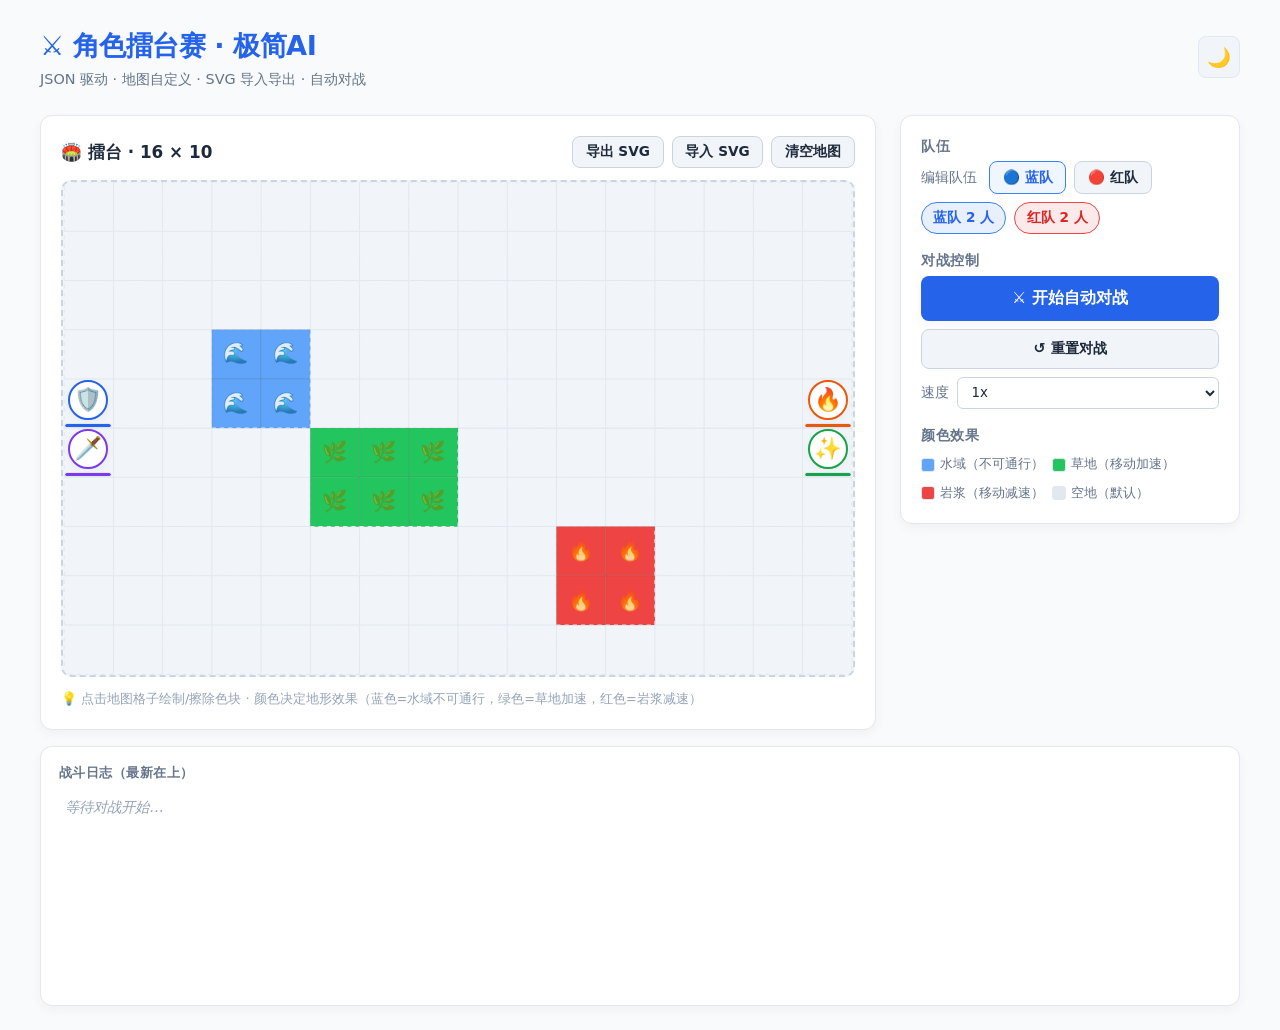
<file: game2.html>
<!DOCTYPE html>
<html lang="zh-CN">
<head>
    <meta charset="UTF-8">
    <meta name="viewport" content="width=device-width, initial-scale=1.0">
    <title>角色擂台赛 · 极简AI对战</title>
    <style>
        /* ===== 沿用 Quick Documentation 的 CSS 变量与主题体系 ===== */
        :root {
            --shadow: rgba(0, 0, 0, 0.04);
            --shadow-sidebar: rgba(0, 0, 0, 0.02);
            --error: #b91c1c;
            --bg: #f8fafc;
            --surface: #ffffff;
            --surface-2: #f1f5f9;
            --border: #e2e8f0;
            --border-strong: #cbd5e1;
            --text: #1e293b;
            --text-muted: #64748b;
            --text-faint: #94a3b8;
            --toc-hover-bg: #f1f5f9;
            --code-bg: rgba(0, 0, 0, 0.05);
            --pre-bg: #1e293b;
            --pre-text: #f8fafc;
            --blockquote-bg: rgba(0, 0, 0, 0.02);
            --blockquote-text: #475569;
            --glass-blur: 14px;
            --glass-bg: rgba(255, 255, 255, 0.55);
            --glass-border: rgba(255, 255, 255, 0.55);
        }
        html[data-theme="dark"] {
            --shadow: rgba(0, 0, 0, 0.3);
            --shadow-sidebar: rgba(0, 0, 0, 0.2);
            --error: #f87171;
            --text: #e2e8f0;
            --text-muted: #94a3b8;
            --text-faint: #64748b;
            --toc-hover-bg: rgba(255, 255, 255, 0.05);
            --code-bg: rgba(255, 255, 255, 0.1);
            --pre-bg: #0b1220;
            --pre-text: #e2e8f0;
            --blockquote-bg: rgba(255, 255, 255, 0.03);
            --blockquote-text: #cbd5e1;
            --glass-bg: rgba(17, 26, 46, 0.55);
            --glass-border: rgba(255, 255, 255, 0.12);
        }
        html[data-accent="blue"] { --bg:#f8fafc; --surface:#ffffff; --surface-2:#f1f5f9; --border:#e2e8f0; --border-strong:#cbd5e1; --accent:#2563eb; --accent-hover:#1d4ed8; --accent-soft:#eff6ff; --accent-border:#3b82f6; }
        html[data-theme="dark"][data-accent="blue"] { --bg:#0b1120; --surface:#111a2e; --surface-2:#1b263e; --border:#2a3b5c; --accent:#60a5fa; --accent-hover:#93c5fd; --accent-soft:#1e3a5f; --accent-border:#60a5fa; }
        html[data-accent="red"] { --bg:#fefafa; --surface:#ffffff; --surface-2:#fef2f2; --border:#fee2e2; --border-strong:#fca5a5; --accent:#dc2626; --accent-hover:#b91c1c; --accent-soft:#fef2f2; --accent-border:#ef4444; }
        html[data-theme="dark"][data-accent="red"] { --bg:#140b0b; --surface:#1f1010; --surface-2:#2c1515; --border:#4a2222; --accent:#f87171; --accent-hover:#fca5a5; --accent-soft:#4c1d1d; --accent-border:#f87171; }
        html[data-accent="green"] { --bg:#f9fdfa; --surface:#ffffff; --surface-2:#f0fdf4; --border:#dcfce7; --border-strong:#86efac; --accent:#16a34a; --accent-hover:#15803d; --accent-soft:#f0fdf4; --accent-border:#22c55e; }
        html[data-theme="dark"][data-accent="green"] { --bg:#0a140e; --surface:#101f15; --surface-2:#182e1f; --border:#264d33; --accent:#4ade80; --accent-hover:#86efac; --accent-soft:#14432a; --accent-border:#4ade80; }
        html[data-accent="purple"] { --bg:#fcfbfe; --surface:#ffffff; --surface-2:#f5f3ff; --border:#ede9fe; --border-strong:#c4b5fd; --accent:#7c3aed; --accent-hover:#6d28d9; --accent-soft:#f5f3ff; --accent-border:#8b5cf6; }
        html[data-theme="dark"][data-accent="purple"] { --bg:#100a1c; --surface:#181026; --surface-2:#221736; --border:#38265c; --accent:#a78bfa; --accent-hover:#c4b5fd; --accent-soft:#2e1f5e; --accent-border:#a78bfa; }
        html[data-accent="orange"] { --bg:#fffaf7; --surface:#ffffff; --surface-2:#fff7ed; --border:#ffedd5; --border-strong:#fdba74; --accent:#ea580c; --accent-hover:#c2410c; --accent-soft:#fff7ed; --accent-border:#f97316; }
        html[data-theme="dark"][data-accent="orange"] { --bg:#150d08; --surface:#20140d; --surface-2:#2e1c12; --border:#4a2c1c; --accent:#fb923c; --accent-hover:#fdba74; --accent-soft:#4a2508; --accent-border:#fb923c; }
        html[data-accent="pink"] { --bg:#fffbfd; --surface:#ffffff; --surface-2:#fdf2f8; --border:#fce7f3; --border-strong:#f9a8d4; --accent:#db2777; --accent-hover:#be185d; --accent-soft:#fdf2f8; --accent-border:#ec4899; }
        html[data-theme="dark"][data-accent="pink"] { --bg:#140a10; --surface:#1f101a; --surface-2:#2e1626; --border:#4a233d; --accent:#f472b6; --accent-hover:#f9a8d4; --accent-soft:#4a1530; --accent-border:#f472b6; }
        html[data-accent="teal"] { --bg:#f8fdfc; --surface:#ffffff; --surface-2:#f0fdfa; --border:#ccfbf1; --border-strong:#5eead4; --accent:#0d9488; --accent-hover:#0f766e; --accent-soft:#f0fdfa; --accent-border:#14b8a6; }
        html[data-theme="dark"][data-accent="teal"] { --bg:#081413; --surface:#0d1f1e; --surface-2:#142e2d; --border:#1f4a47; --accent:#2dd4bf; --accent-hover:#5eead4; --accent-soft:#0f3d3a; --accent-border:#2dd4bf; }

        * { box-sizing: border-box; margin: 0; padding: 0; }
        html { color-scheme: light dark; }
        body {
            font-family: system-ui, -apple-system, 'Segoe UI', Roboto, 'Helvetica Neue', sans-serif;
            min-height: 100vh;
            background-color: var(--bg);
            color: var(--text);
            line-height: 1.6;
            transition: background-color 0.25s ease, color 0.25s ease;
            padding: 1.5rem;
        }
        .wrap { max-width: 1200px; margin: 0 auto; }

        /* 顶栏 */
        .topbar {
            display: flex; align-items: center; justify-content: space-between;
            margin-bottom: 1.5rem; gap: 1rem; flex-wrap: wrap;
        }
        .topbar h1 { font-size: 1.7rem; font-weight: 700; color: var(--accent); letter-spacing: -0.5px; }
        .topbar .sub { font-size: 0.9rem; color: var(--text-muted); }
        .theme-toggle {
            background: var(--surface-2); border: 1px solid var(--border);
            color: var(--text-muted); width: 42px; height: 42px; border-radius: 8px;
            cursor: pointer; font-size: 1.2rem; display: inline-flex;
            align-items: center; justify-content: center;
            transition: background 0.15s, border-color 0.15s, color 0.15s;
        }
        .theme-toggle:hover { background: var(--toc-hover-bg); color: var(--text); }

        /* 主布局 */
        .main-grid {
            display: grid;
            grid-template-columns: 1fr 340px;
            gap: 1.5rem;
            align-items: start;
        }
        @media (max-width: 900px) {
            .main-grid { grid-template-columns: 1fr; }
        }

        /* 擂台容器 */
        .arena-panel {
            background: var(--surface);
            border: 1px solid var(--border);
            border-radius: 12px;
            padding: 1.25rem;
            box-shadow: 0 4px 12px var(--shadow);
        }
        .arena-header {
            display: flex; justify-content: space-between; align-items: center;
            margin-bottom: 0.75rem; flex-wrap: wrap; gap: 0.5rem;
        }
        .arena-header .title { font-size: 1.05rem; font-weight: 600; }
        .arena-header .controls { display: flex; gap: 0.5rem; flex-wrap: wrap; }

        /* 地图画布 */
        #mapCanvas {
            width: 100%;
            aspect-ratio: 16 / 10;
            background: var(--surface-2);
            border-radius: 10px;
            border: 2px dashed var(--border-strong);
            position: relative;
            overflow: hidden;
            cursor: crosshair;
            transition: border-color 0.15s;
        }
        #mapCanvas.dragover { border-color: var(--accent-border); background: var(--accent-soft); }

        #mapSvg {
            position: absolute; inset: 0; width: 100%; height: 100%;
            pointer-events: none;
        }
        #mapSvg .tile { pointer-events: auto; cursor: pointer; transition: opacity 0.15s; }
        #mapSvg .tile:hover { opacity: 0.75; }

        #unitLayer {
            position: absolute; inset: 0; pointer-events: none;
        }
        .unit {
            position: absolute;
            pointer-events: auto;
            transform: translate(-50%, -50%);
            display: flex; flex-direction: column; align-items: center;
            transition: left 0.4s cubic-bezier(0.4, 0, 0.2, 1), top 0.4s cubic-bezier(0.4, 0, 0.2, 1);
            z-index: 10;
            width: 56px;
        }
        .unit-icon {
            width: 40px; height: 40px; border-radius: 50%;
            display: flex; align-items: center; justify-content: center;
            font-size: 1.4rem;
            border: 2px solid var(--unit-color, var(--accent));
            background: var(--surface);
            box-shadow: 0 2px 8px var(--shadow);
            transition: transform 0.15s, box-shadow 0.15s;
        }
        .unit.active .unit-icon {
            box-shadow: 0 0 0 3px var(--accent-border), 0 4px 16px var(--shadow);
            transform: scale(1.1);
        }
        .unit.dead { opacity: 0.35; filter: grayscale(0.8); }
        .unit-hp {
            width: 48px; height: 5px; background: var(--surface-2);
            border-radius: 999px; margin-top: 3px; overflow: hidden;
            border: 1px solid var(--border);
        }
        .unit-hp-fill {
            height: 100%; width: 100%; background: var(--unit-color, var(--accent));
            border-radius: 999px; transition: width 0.35s ease;
        }

        /* ===== 动画特效 ===== */
        @keyframes unitMove {
            0% { transform: translate(-50%, -50%) scale(1); }
            50% { transform: translate(-50%, -50%) scale(1.12); }
            100% { transform: translate(-50%, -50%) scale(1); }
        }
        .unit.moving .unit-icon {
            animation: unitMove 0.4s ease;
        }

        @keyframes attackLunge {
            0% { transform: translate(-50%, -50%) scale(1); }
            40% { transform: translate(-50%, -50%) scale(1.25) rotate(-8deg); }
            100% { transform: translate(-50%, -50%) scale(1); }
        }
        .unit.attacking .unit-icon {
            animation: attackLunge 0.45s cubic-bezier(0.34, 1.56, 0.64, 1);
        }

        @keyframes hitShake {
            0%, 100% { transform: translate(-50%, -50%); }
            20% { transform: translate(calc(-50% - 6px), -50%); }
            40% { transform: translate(calc(-50% + 6px), -50%); }
            60% { transform: translate(calc(-50% - 4px), -50%); }
            80% { transform: translate(calc(-50% + 4px), -50%); }
        }
        .unit.hit {
            animation: hitShake 0.4s ease;
        }

        @keyframes healGlow {
            0% { box-shadow: 0 0 0 0 rgba(34, 197, 94, 0.6); }
            50% { box-shadow: 0 0 0 12px rgba(34, 197, 94, 0); }
            100% { box-shadow: 0 0 0 0 rgba(34, 197, 94, 0); }
        }
        .unit.healing .unit-icon {
            animation: healGlow 0.8s ease;
            border-color: #22c55e;
        }

        @keyframes buffGlow {
            0% { box-shadow: 0 0 0 0 rgba(234, 179, 8, 0.6); }
            50% { box-shadow: 0 0 0 12px rgba(234, 179, 8, 0); }
            100% { box-shadow: 0 0 0 0 rgba(234, 179, 8, 0); }
        }
        .unit.buffing .unit-icon {
            animation: buffGlow 0.8s ease;
            border-color: #eab308;
        }

        @keyframes deathFade {
            0% { opacity: 1; transform: translate(-50%, -50%) rotate(0deg) scale(1); }
            100% { opacity: 0; transform: translate(-50%, -50%) rotate(180deg) scale(0.3); }
        }
        .unit.dying {
            animation: deathFade 0.6s ease forwards;
        }

        /* 飘出的伤害数字 */
        .damage-float {
            position: absolute;
            pointer-events: none;
            font-weight: 800;
            font-size: 1.1rem;
            z-index: 100;
            animation: floatUp 0.9s ease-out forwards;
            text-shadow: 0 1px 3px rgba(0,0,0,0.3);
            transform: translate(-50%, -50%);
        }
        .damage-float.crit {
            font-size: 1.4rem;
            color: #f59e0b;
        }
        .damage-float.normal {
            color: #ef4444;
        }
        .damage-float.heal {
            color: #22c55e;
        }
        @keyframes floatUp {
            0% { opacity: 1; transform: translate(-50%, -50%) scale(0.8); }
            30% { opacity: 1; transform: translate(-50%, -80%) scale(1.15); }
            100% { opacity: 0; transform: translate(-50%, -160%) scale(0.9); }
        }

        /* 控制面板 */
        .control-panel {
            background: var(--surface);
            border: 1px solid var(--border);
            border-radius: 12px;
            padding: 1.25rem;
            box-shadow: 0 4px 12px var(--shadow);
            display: flex; flex-direction: column; gap: 1rem;
        }
        .control-panel h3 { font-size: 0.85rem; color: var(--text-muted); text-transform: uppercase; letter-spacing: 0.5px; margin-bottom: 0.25rem; }
        .team-row { display: flex; align-items: center; gap: 0.5rem; flex-wrap: wrap; }
        .team-row .label { font-size: 0.85rem; color: var(--text-muted); min-width: 60px; }
        .team-badge {
            display: inline-flex; align-items: center; gap: 0.3rem;
            padding: 0.25rem 0.7rem; border-radius: 20px;
            font-size: 0.85rem; font-weight: 600;
            background: var(--surface-2); border: 1px solid var(--border);
        }
        .team-badge.blue { background: rgba(37, 99, 235, 0.1); border-color: #3b82f6; color: #2563eb; }
        .team-badge.red { background: rgba(220, 38, 38, 0.1); border-color: #ef4444; color: #dc2626; }
        html[data-theme="dark"] .team-badge.blue { background: rgba(96, 165, 250, 0.15); border-color: #60a5fa; color: #93c5fd; }
        html[data-theme="dark"] .team-badge.red { background: rgba(248, 113, 113, 0.15); border-color: #f87171; color: #fca5a5; }

        button {
            font-family: inherit; cursor: pointer; border-radius: 8px;
            font-weight: 600; transition: background 0.15s, border-color 0.15s, color 0.15s, transform 0.1s, box-shadow 0.15s;
            border: none;
        }
        button:active:not(:disabled) { transform: scale(0.97); }
        button:disabled { opacity: 0.45; cursor: not-allowed; pointer-events: none; }
        .btn-primary {
            background: var(--accent); color: #fff; padding: 0.75rem 1.5rem;
            font-size: 1rem; box-shadow: 0 4px 12px var(--shadow);
        }
        .btn-primary:hover { background: var(--accent-hover); box-shadow: 0 6px 18px var(--shadow); }
        .btn-ghost {
            background: var(--surface-2); color: var(--text); border: 1px solid var(--border-strong);
            padding: 0.6rem 1rem; font-size: 0.9rem;
        }
        .btn-ghost:hover { background: var(--accent-soft); color: var(--accent); border-color: var(--accent-border); }
        .btn-small { padding: 0.4rem 0.8rem; font-size: 0.85rem; }

        /* ===== 战斗日志（固定高度、不可滚动、最新在上） ===== */
        .log-panel {
            background: var(--surface);
            border: 1px solid var(--border);
            border-radius: 12px;
            padding: 1rem 1.1rem;
            box-shadow: 0 4px 12px var(--shadow);
            margin-top: 1rem;
            display: flex;
            flex-direction: column;
            height: 260px;
            overflow: hidden; /* 禁止滚动 */
        }
        .log-title {
            font-size: 0.8rem; color: var(--text-muted); text-transform: uppercase;
            letter-spacing: 0.5px; font-weight: 600; margin-bottom: 0.4rem;
            flex-shrink: 0;
        }
        .log-list {
            flex: 1;
            overflow: hidden; /* 禁止滚动 */
            display: flex;
            flex-direction: column;
            gap: 0.1rem;
        }
        .log-line {
            padding: 0.3rem 0.5rem; border-radius: 6px; font-size: 0.88rem;
            border-left: 3px solid transparent;
            animation: slideIn 0.3s ease;
            flex-shrink: 0;
            overflow: hidden;
            text-overflow: ellipsis;
            white-space: nowrap;
        }
        .log-line .round-tag { font-weight: 700; color: var(--accent); margin-right: 0.3rem; font-size: 0.78rem; }
        .log-line.dmg { border-left-color: var(--error); background: rgba(185, 28, 28, 0.05); }
        .log-line.crit { border-left-color: #d97706; background: rgba(217, 119, 6, 0.08); font-weight: 600; }
        .log-line.heal { border-left-color: #16a34a; background: rgba(22, 163, 74, 0.06); }
        .log-line.info { border-left-color: var(--accent-border); background: var(--accent-soft); }
        .log-line.end { border-left-color: var(--accent); background: var(--accent-soft); font-weight: 700; }
        @keyframes slideIn {
            from { opacity: 0; transform: translateY(-8px); }
            to { opacity: 1; transform: translateY(0); }
        }
        .log-empty { color: var(--text-faint); font-style: italic; font-size: 0.9rem; padding: 0.4rem; flex-shrink: 0; }

        /* 地图图例 */
        .legend { display: flex; flex-wrap: wrap; gap: 0.5rem; margin-top: 0.5rem; }
        .legend-item { display: flex; align-items: center; gap: 0.3rem; font-size: 0.8rem; color: var(--text-muted); }
        .legend-swatch { width: 14px; height: 14px; border-radius: 3px; border: 1px solid var(--border); }

        .hint { font-size: 0.8rem; color: var(--text-faint); margin-top: 0.25rem; }

        .loading { color: var(--text-muted); font-style: italic; padding: 2rem; text-align: center; }
        .error-box {
            background: var(--surface-2); border: 1px solid var(--border-strong);
            border-left: 4px solid var(--error); border-radius: 6px;
            padding: 1rem 1.25rem; margin: 1rem 0;
        }
        .error-box h3 { color: var(--error); margin-bottom: 0.4rem; font-size: 1.05rem; }
        .error-box p { color: var(--text-muted); font-size: 0.92rem; }
        .error-box pre { background: var(--pre-bg); color: var(--pre-text); padding: 0.75rem; border-radius: 6px; font-size: 0.8rem; overflow-x: auto; margin-top: 0.6rem; }
    </style>
</head>
<body>
    <div class="wrap">
        <div class="topbar">
            <div>
                <h1 id="gameTitle">⚔️ 角色擂台赛 · 极简AI</h1>
                <div class="sub" id="gameSub">JSON 驱动 · 地图自定义 · SVG 导入导出 · 自动对战</div>
            </div>
            <button class="theme-toggle" id="themeToggle" title="切换主题">🌙</button>
        </div>

        <div id="app">
            <p class="loading">正在加载 main.json ...</p>
        </div>
    </div>

    <script>
        (function() {
            'use strict';

            /* ===== 主题管理 ===== */
            const THEME_KEY = 'qd-theme';
            const ACCENTS = ['blue', 'red', 'green', 'purple', 'orange', 'pink', 'teal'];
            const htmlEl = document.documentElement;
            const themeBtn = document.getElementById('themeToggle');

            function getPreferredTheme() {
                const stored = localStorage.getItem(THEME_KEY);
                if (stored === 'light' || stored === 'dark') return stored;
                return matchMedia('(prefers-color-scheme: dark)').matches ? 'dark' : 'light';
            }
            function applyTheme(theme) {
                htmlEl.setAttribute('data-theme', theme);
                themeBtn.innerHTML = theme === 'dark' ? '☀️' : '🌙';
            }
            let curTheme = getPreferredTheme();
            applyTheme(curTheme);
            if (!htmlEl.getAttribute('data-accent')) htmlEl.setAttribute('data-accent', 'blue');
            themeBtn.addEventListener('click', () => {
                curTheme = curTheme === 'dark' ? 'light' : 'dark';
                applyTheme(curTheme);
                localStorage.setItem(THEME_KEY, curTheme);
            });
            matchMedia('(prefers-color-scheme: dark)').addEventListener('change', e => {
                if (!localStorage.getItem(THEME_KEY)) {
                    curTheme = e.matches ? 'dark' : 'light';
                    applyTheme(curTheme);
                }
            });

            /* ===== 工具函数 ===== */
            const $ = (sel, root = document) => root.querySelector(sel);
            const $$ = (sel, root = document) => Array.from(root.querySelectorAll(sel));
            function escapeHTML(s) {
                return String(s == null ? '' : s).replace(/[&<>"']/g, c => ({'&':'&amp;','<':'&lt;','>':'&gt;','"':'&quot;',"'":'&#39;'}[c]));
            }
            function clamp(v, min, max) { return Math.max(min, Math.min(max, v)); }
            function rand(min, max) { return Math.floor(Math.random() * (max - min + 1)) + min; }
            function pick(arr) { return arr[Math.floor(Math.random() * arr.length)]; }
            function sleep(ms) { return new Promise(r => setTimeout(r, ms)); }

            /* ===== 默认配置 ===== */
            const DEFAULT_CONFIG = {
                title: '⚔️ 角色擂台赛 · 极简AI',
                subtitle: 'JSON 驱动 · 地图自定义 · SVG 导入导出 · 自动对战',
                accent: 'blue',
                speed: 1,
                mapWidth: 16,
                mapHeight: 10,
                fighters: [
                    { id: 'knight', name: '圣殿骑士', icon: '🛡️', color: '#2563eb', team: 'blue', hp: 120, atk: 18, def: 12, spd: 8, skills: [
                        { name: '盾击', type: 'attack', mult: 1.0, desc: '坚实的一击' },
                        { name: '圣光斩', type: 'attack', mult: 1.35, crit: 0.2, desc: '有几率暴击' },
                        { name: '治疗祷言', type: 'heal', amount: 25, desc: '恢复自身生命' }
                    ]},
                    { id: 'mage', name: '火焰法师', icon: '🔥', color: '#ea580c', team: 'red', hp: 95, atk: 24, def: 6, spd: 10, skills: [
                        { name: '火球术', type: 'attack', mult: 1.1, desc: '灼热的火球' },
                        { name: '炎爆', type: 'attack', mult: 1.6, crit: 0.25, desc: '高风险高伤害' },
                        { name: '冥想', type: 'heal', amount: 18, desc: '恢复少量生命' }
                    ]},
                    { id: 'rogue', name: '暗影刺客', icon: '🗡️', color: '#7c3aed', team: 'blue', hp: 100, atk: 21, def: 8, spd: 14, skills: [
                        { name: '背刺', type: 'attack', mult: 1.2, crit: 0.3, desc: '高暴击率' },
                        { name: '毒刃', type: 'attack', mult: 0.85, poison: true, desc: '附带中毒持续伤害' },
                        { name: '闪避', type: 'buff', defUp: 0.5, desc: '本回合提升防御' }
                    ]},
                    { id: 'paladin', name: '光明牧师', icon: '✨', color: '#16a34a', team: 'red', hp: 110, atk: 14, def: 10, spd: 9, skills: [
                        { name: '圣光', type: 'attack', mult: 1.0, desc: '神圣伤害' },
                        { name: '治愈之光', type: 'heal', amount: 30, desc: '恢复大量生命' },
                        { name: '神圣护盾', type: 'buff', defUp: 0.6, desc: '大幅提升防御' }
                    ]}
                ]
            };

            /* ===== 应用状态 ===== */
            const app = $('#app');
            let config = null;
            let fighters = [];
            let round = 0;
            let finished = false;
            let speed = 1;
            let running = false;
            let battleTimer = null;
            let mapData = null;
            let selectedTeam = 'blue';
            let logLines = []; // 日志行元素数组（最新在数组开头）

            /* ===== 加载配置 ===== */
            fetch('main.json?t=' + Date.now())
                .then(r => { if (!r.ok) throw new Error('HTTP ' + r.status); return r.json(); })
                .then(data => { config = mergeConfig(DEFAULT_CONFIG, data); boot(); })
                .catch(err => {
                    console.warn('main.json 加载失败，使用默认配置', err);
                    config = JSON.parse(JSON.stringify(DEFAULT_CONFIG));
                    boot(err);
                });

            function mergeConfig(base, over) {
                const out = JSON.parse(JSON.stringify(base));
                if (!over || typeof over !== 'object') return out;
                for (const k of Object.keys(over)) {
                    if (k === 'fighters' && Array.isArray(over.fighters)) out.fighters = over.fighters;
                    else if (k === 'map') out.map = over.map;
                    else out[k] = over[k];
                }
                out.fighters = (out.fighters || []).filter(f => f && f.name).map((f, i) => ({
                    id: f.id || ('f' + i),
                    name: f.name || ('角色' + (i + 1)),
                    icon: f.icon || '⚔️',
                    color: f.color || '#2563eb',
                    team: f.team === 'red' ? 'red' : 'blue',
                    hp: Math.max(1, parseInt(f.hp) || 100),
                    atk: Math.max(1, parseInt(f.atk) || 15),
                    def: Math.max(0, parseInt(f.def) || 5),
                    spd: Math.max(1, parseInt(f.spd) || 10),
                    skills: Array.isArray(f.skills) && f.skills.length ? f.skills : [{ name: '普通攻击', type: 'attack', mult: 1.0 }]
                }));
                if (out.fighters.length < 2) {
                    const defaults = DEFAULT_CONFIG.fighters;
                    while (out.fighters.length < 2) {
                        const d = JSON.parse(JSON.stringify(defaults[out.fighters.length] || defaults[0]));
                        d.id = 'auto_' + out.fighters.length;
                        out.fighters.push(d);
                    }
                }
                return out;
            }

            /* ===== 启动 ===== */
            function boot(loadError) {
                if (config.accent && ACCENTS.includes(config.accent)) htmlEl.setAttribute('data-accent', config.accent);
                document.title = (config.title || '角色擂台赛') + ' · Quick Game';
                speed = Math.max(0.25, parseFloat(config.speed) || 1);
                $('#gameTitle').textContent = config.title || '⚔️ 角色擂台赛 · 极简AI';
                $('#gameSub').textContent = config.subtitle || 'JSON 驱动 · 地图自定义 · SVG 导入导出 · 自动对战';

                mapData = generateDefaultMap(config.mapWidth || 16, config.mapHeight || 10);
                if (config.map && config.map.grid) {
                    mapData = {
                        grid: config.map.grid.map(row => row.map(c => c || null)),
                        width: config.map.grid[0]?.length || config.mapWidth || 16,
                        height: config.map.grid.length || config.mapHeight || 10
                    };
                }

                fighters = config.fighters.map((src, i) => makeFighter(src, i));
                assignInitialPositions();

                app.innerHTML = `
                    ${loadError ? `<div class="error-box"><h3>⚠️ 无法加载 main.json</h3><p>已切换到内置默认角色与地图。请检查文件是否存在。</p></div>` : ''}
                    <div class="main-grid">
                        <div class="arena-panel">
                            <div class="arena-header">
                                <div class="title">🏟️ 擂台 · <span id="mapSizeLabel">${mapData.width} × ${mapData.height}</span></div>
                                <div class="controls">
                                    <button class="btn-ghost btn-small" id="exportSvgBtn">导出 SVG</button>
                                    <button class="btn-ghost btn-small" id="importSvgBtn">导入 SVG</button>
                                    <button class="btn-ghost btn-small" id="clearMapBtn">清空地图</button>
                                </div>
                            </div>
                            <div id="mapCanvas" style="aspect-ratio: ${mapData.width} / ${mapData.height};">
                                <svg id="mapSvg" viewBox="0 0 ${mapData.width * 48} ${mapData.height * 48}" preserveAspectRatio="xMidYMid meet"></svg>
                                <div id="unitLayer"></div>
                            </div>
                            <div class="legend" id="legend"></div>
                            <div class="hint">💡 点击地图格子绘制/擦除色块 · 颜色决定地形效果（蓝色=水域不可通行，绿色=草地加速，红色=岩浆减速）</div>
                        </div>
                        <div class="control-panel">
                            <div>
                                <h3>队伍</h3>
                                <div class="team-row">
                                    <span class="label">编辑队伍</span>
                                    <button class="btn-ghost btn-small" data-team="blue" id="teamBlueBtn">🔵 蓝队</button>
                                    <button class="btn-ghost btn-small" data-team="red" id="teamRedBtn">🔴 红队</button>
                                </div>
                                <div class="team-row" style="margin-top:0.5rem;">
                                    <span class="team-badge blue">蓝队 <span id="blueCount">0</span> 人</span>
                                    <span class="team-badge red">红队 <span id="redCount">0</span> 人</span>
                                </div>
                            </div>
                            <div>
                                <h3>对战控制</h3>
                                <div style="display:flex; flex-direction:column; gap:0.5rem;">
                                    <button class="btn-primary" id="startBtn">⚔️ 开始自动对战</button>
                                    <button class="btn-ghost" id="resetBtn">↺ 重置对战</button>
                                    <label style="display:flex; align-items:center; gap:0.5rem; font-size:0.9rem; color:var(--text-muted);">
                                        速度
                                        <select id="speedSel" style="flex:1; padding:0.4rem 0.6rem; border-radius:6px; border:1px solid var(--border-strong); background:var(--surface); color:var(--text); font-family:inherit;">
                                            <option value="0.5">0.5x</option>
                                            <option value="1" selected>1x</option>
                                            <option value="1.5">1.5x</option>
                                            <option value="2">2x</option>
                                            <option value="3">3x</option>
                                        </select>
                                    </label>
                                </div>
                            </div>
                            <div>
                                <h3>颜色效果</h3>
                                <div class="legend">
                                    <div class="legend-item"><span class="legend-swatch" style="background:#60a5fa;"></span> 水域（不可通行）</div>
                                    <div class="legend-item"><span class="legend-swatch" style="background:#22c55e;"></span> 草地（移动加速）</div>
                                    <div class="legend-item"><span class="legend-swatch" style="background:#ef4444;"></span> 岩浆（移动减速）</div>
                                    <div class="legend-item"><span class="legend-swatch" style="background:#e2e8f0;"></span> 空地（默认）</div>
                                </div>
                            </div>
                        </div>
                    </div>
                    <div class="log-panel">
                        <div class="log-title">战斗日志（最新在上）</div>
                        <div class="log-list" id="logList"><div class="log-empty">等待对战开始…</div></div>
                    </div>
                `;

                renderMap();
                renderUnits();
                bindControls();
                updateTeamCounts();
                setSelectedTeam('blue');
                logLines = [];
            }

            /* ===== 地图生成与渲染 ===== */
            function generateDefaultMap(w, h) {
                const grid = [];
                for (let y = 0; y < h; y++) {
                    const row = [];
                    for (let x = 0; x < w; x++) row.push(null);
                    grid.push(row);
                }
                return { grid, width: w, height: h };
            }

            function colorToEffect(color) {
                if (!color) return { type: 'empty', passable: true, speedMod: 1.0 };
                const c = color.toLowerCase();
                if (c === '#60a5fa' || c === 'blue' || c === '#3b82f6') return { type: 'water', passable: false, speedMod: 0 };
                if (c === '#22c55e' || c === 'green' || c === '#16a34a') return { type: 'grass', passable: true, speedMod: 1.5 };
                if (c === '#ef4444' || c === 'red' || c === '#dc2626') return { type: 'lava', passable: true, speedMod: 0.6 };
                return { type: 'empty', passable: true, speedMod: 1.0 };
            }

            function renderMap() {
                const svg = $('#mapSvg');
                if (!svg) return;
                const w = mapData.width, h = mapData.height;
                const cellSize = 48;
                svg.setAttribute('viewBox', `0 0 ${w * cellSize} ${h * cellSize}`);
                let html = '';
                for (let y = 0; y < h; y++) {
                    for (let x = 0; x < w; x++) {
                        const color = mapData.grid[y][x];
                        const effect = colorToEffect(color);
                        const fill = color || 'transparent';
                        const stroke = color ? 'rgba(0,0,0,0.1)' : 'var(--border)';
                        const strokeDash = color ? 'none' : '4 4';
                        html += `<rect class="tile" x="${x * cellSize}" y="${y * cellSize}" width="${cellSize}" height="${cellSize}" fill="${fill}" stroke="${stroke}" stroke-dasharray="${strokeDash}" data-x="${x}" data-y="${y}" data-color="${color || ''}" />`;
                        if (effect.type === 'water') {
                            html += `<text x="${x * cellSize + cellSize/2}" y="${y * cellSize + cellSize/2 + 6}" text-anchor="middle" font-size="20" fill="rgba(255,255,255,0.8)" pointer-events="none">🌊</text>`;
                        } else if (effect.type === 'grass') {
                            html += `<text x="${x * cellSize + cellSize/2}" y="${y * cellSize + cellSize/2 + 6}" text-anchor="middle" font-size="20" fill="rgba(255,255,255,0.8)" pointer-events="none">🌿</text>`;
                        } else if (effect.type === 'lava') {
                            html += `<text x="${x * cellSize + cellSize/2}" y="${y * cellSize + cellSize/2 + 6}" text-anchor="middle" font-size="20" fill="rgba(255,255,255,0.8)" pointer-events="none">🔥</text>`;
                        }
                    }
                }
                svg.innerHTML = html;
                $$('.tile', svg).forEach(tile => {
                    tile.addEventListener('click', (e) => {
                        e.stopPropagation();
                        const x = parseInt(tile.dataset.x);
                        const y = parseInt(tile.dataset.y);
                        mapData.grid[y][x] = getNextColor(mapData.grid[y][x]);
                        renderMap();
                    });
                });
            }

            function getNextColor(current) {
                if (!current) return '#60a5fa';
                const c = current.toLowerCase();
                if (c === '#60a5fa' || c === 'blue') return '#22c55e';
                if (c === '#22c55e' || c === 'green') return '#ef4444';
                if (c === '#ef4444' || c === 'red') return null;
                return '#60a5fa';
            }

            /* ===== 角色渲染 ===== */
            function makeFighter(src, index) {
                return {
                    id: src.id, name: src.name, icon: src.icon, color: src.color, team: src.team,
                    maxHp: src.hp, hp: src.hp, atk: src.atk, def: src.def, spd: src.spd,
                    skills: JSON.parse(JSON.stringify(src.skills)),
                    alive: true, poison: 0, defBuff: 0,
                    x: 0, y: 0, targetX: 0, targetY: 0, index
                };
            }

            function assignInitialPositions() {
                const blueTeam = fighters.filter(f => f.team === 'blue');
                const redTeam = fighters.filter(f => f.team === 'red');
                blueTeam.forEach((f, i) => {
                    const col = Math.min(3, Math.floor(i / 3));
                    const row = (i % 3) + Math.floor(mapData.height / 2) - 1;
                    f.x = clamp(col, 0, mapData.width - 1);
                    f.y = clamp(row, 0, mapData.height - 1);
                    f.targetX = f.x; f.targetY = f.y;
                });
                redTeam.forEach((f, i) => {
                    const col = mapData.width - 1 - Math.min(3, Math.floor(i / 3));
                    const row = (i % 3) + Math.floor(mapData.height / 2) - 1;
                    f.x = clamp(col, 0, mapData.width - 1);
                    f.y = clamp(row, 0, mapData.height - 1);
                    f.targetX = f.x; f.targetY = f.y;
                });
            }

            function renderUnits() {
                const layer = $('#unitLayer');
                if (!layer) return;
                const w = mapData.width, h = mapData.height;
                layer.innerHTML = '';
                fighters.forEach((f, idx) => {
                    if (!f.alive) return;
                    const cellW = 100 / w, cellH = 100 / h;
                    const left = (f.x + 0.5) * cellW;
                    const top = (f.y + 0.5) * cellH;
                    const el = document.createElement('div');
                    el.className = 'unit';
                    el.id = 'unit-' + idx;
                    el.style.left = left + '%';
                    el.style.top = top + '%';
                    el.style.setProperty('--unit-color', f.color);
                    el.innerHTML = `
                        <div class="unit-icon">${escapeHTML(f.icon)}</div>
                        <div class="unit-hp"><div class="unit-hp-fill" style="width:${clamp(f.hp / f.maxHp * 100, 0, 100)}%"></div></div>
                    `;
                    el.title = `${f.name} (HP: ${f.hp}/${f.maxHp})`;
                    layer.appendChild(el);
                });
                highlightActiveUnit();
            }

            function updateUnitPosition(idx, animate = true) {
                const f = fighters[idx];
                const el = $('#unit-' + idx);
                if (!el || !f) return;
                const w = mapData.width, h = mapData.height;
                const cellW = 100 / w, cellH = 100 / h;
                if (animate) {
                    el.classList.add('moving');
                    setTimeout(() => el.classList.remove('moving'), 450);
                }
                el.style.left = ((f.x + 0.5) * cellW) + '%';
                el.style.top = ((f.y + 0.5) * cellH) + '%';
                const hpFill = el.querySelector('.unit-hp-fill');
                if (hpFill) hpFill.style.width = clamp(f.hp / f.maxHp * 100, 0, 100) + '%';
                if (!f.alive) el.style.display = 'none';
            }

            function highlightActiveUnit() {
                $$('.unit').forEach(el => el.classList.remove('active'));
                if (!running || finished) return;
                const activeIdx = getActiveFighterIndex();
                if (activeIdx >= 0) {
                    const el = $('#unit-' + activeIdx);
                    if (el) el.classList.add('active');
                }
            }

            /* ===== 动画特效辅助 ===== */
            function playAnim(idx, cls, duration = 500) {
                const el = $('#unit-' + idx);
                if (!el) return;
                el.classList.add(cls);
                setTimeout(() => el.classList.remove(cls), duration);
            }

            function showDamageFloat(idx, text, type) {
                const el = $('#unit-' + idx);
                if (!el) return;
                const rect = el.getBoundingClientRect();
                const canvas = $('#mapCanvas');
                if (!canvas) return;
                const canvasRect = canvas.getBoundingClientRect();
                const div = document.createElement('div');
                div.className = 'damage-float ' + type;
                div.textContent = text;
                div.style.left = (rect.left - canvasRect.left + rect.width / 2) + 'px';
                div.style.top = (rect.top - canvasRect.top) + 'px';
                canvas.appendChild(div);
                setTimeout(() => div.remove(), 950);
            }

            function playDeathAnim(idx) {
                const el = $('#unit-' + idx);
                if (!el) return;
                el.classList.add('dying');
                setTimeout(() => { el.style.display = 'none'; el.classList.remove('dying'); }, 650);
            }

            /* ===== AI 与战斗逻辑 ===== */
            function getActiveFighterIndex() {
                const alive = fighters.map((f, i) => f.alive ? i : -1).filter(i => i >= 0);
                if (alive.length === 0) return -1;
                return alive[round % alive.length];
            }

            function calcDamage(attacker, defender, skill) {
                const mult = skill.mult || 1.0;
                const atk = attacker.atk;
                const def = defender.def * (1 + (defender.defBuff || 0));
                let base = Math.max(1, atk * mult - def * 0.6);
                base *= 0.9 + Math.random() * 0.2;
                let crit = false;
                if (skill.crit && Math.random() < skill.crit) { base *= 1.8; crit = true; }
                return { dmg: Math.max(1, Math.round(base)), crit };
            }

            function chooseSkill(f, target) {
                const healSkills = f.skills.filter(s => s.type === 'heal');
                if (f.hp / f.maxHp < 0.35 && healSkills.length && Math.random() < 0.6) return pick(healSkills);
                const offensive = f.skills.filter(s => s.type !== 'heal');
                if (offensive.length) return pick(offensive);
                return f.skills[0];
            }

            function getMoveTarget(fighter, target) {
                const dx = target.x - fighter.x;
                const dy = target.y - fighter.y;
                const dist = Math.abs(dx) + Math.abs(dy);
                if (dist <= 1) return { x: fighter.x, y: fighter.y, adjacent: true };

                const candidates = [];
                if (Math.abs(dx) > 0) candidates.push({ x: fighter.x + Math.sign(dx), y: fighter.y });
                if (Math.abs(dy) > 0) candidates.push({ x: fighter.x, y: fighter.y + Math.sign(dy) });
                candidates.sort(() => Math.random() - 0.5);
                for (const c of candidates) {
                    if (c.x >= 0 && c.x < mapData.width && c.y >= 0 && c.y < mapData.height) {
                        const effect = colorToEffect(mapData.grid[c.y][c.x]);
                        if (effect.passable) {
                            const occupied = fighters.some(o => o !== fighter && o.alive && o.x === c.x && o.y === c.y);
                            if (!occupied) return { x: c.x, y: c.y, adjacent: false };
                        }
                    }
                }
                return { x: fighter.x, y: fighter.y, adjacent: false };
            }

            async function takeTurn() {
                if (finished || !running) return;
                const activeIdx = getActiveFighterIndex();
                if (activeIdx < 0) { endBattle(); return; }
                const attacker = fighters[activeIdx];
                const enemies = fighters.filter(f => f.alive && f.team !== attacker.team);
                if (enemies.length === 0) { endBattle(); return; }

                let target = enemies[0];
                let minDist = Infinity;
                enemies.forEach(e => {
                    const d = Math.abs(e.x - attacker.x) + Math.abs(e.y - attacker.y);
                    if (d < minDist) { minDist = d; target = e; }
                });
                const targetIdx = fighters.indexOf(target);
                const roundNo = Math.floor(round / 2) + 1;

                // ---- 移动阶段 ----
                const moveTarget = getMoveTarget(attacker, target);
                if (moveTarget.x !== attacker.x || moveTarget.y !== attacker.y) {
                    attacker.x = moveTarget.x;
                    attacker.y = moveTarget.y;
                    updateUnitPosition(activeIdx, true);
                    const effect = colorToEffect(mapData.grid[attacker.y][attacker.x]);
                    if (effect.type !== 'empty') {
                        addLog(`<span class="round-tag">回合 ${roundNo}</span>🚶 ${escapeHTML(attacker.name)} 移动到 ${effect.type === 'grass' ? '草地' : effect.type === 'lava' ? '岩浆' : '空地'} (${attacker.x},${attacker.y})`, 'info');
                    }
                    await sleep(450 / speed);
                }

                const dist = Math.abs(attacker.x - target.x) + Math.abs(attacker.y - target.y);

                // ---- 攻击/技能阶段 ----
                if (dist <= 1) {
                    const skill = chooseSkill(attacker, target);
                    if (skill.type === 'heal') {
                        // 治疗动画
                        playAnim(activeIdx, 'healing', 850);
                        const heal = Math.max(1, Math.round(skill.amount || 20));
                        const before = attacker.hp;
                        attacker.hp = Math.min(attacker.maxHp, attacker.hp + heal);
                        const real = attacker.hp - before;
                        showDamageFloat(activeIdx, '+' + real, 'heal');
                        addLog(`<span class="round-tag">回合 ${roundNo}</span>💚 ${escapeHTML(attacker.name)} 使用【${escapeHTML(skill.name)}】，恢复 <b>${real}</b> 点生命`, 'heal');
                        updateUnitPosition(activeIdx, false);
                        await sleep(700 / speed);
                    } else if (skill.type === 'buff') {
                        playAnim(activeIdx, 'buffing', 850);
                        attacker.defBuff = skill.defUp || 0.5;
                        addLog(`<span class="round-tag">回合 ${roundNo}</span>✨ ${escapeHTML(attacker.name)} 使用【${escapeHTML(skill.name)}】，防御提升`, 'info');
                        await sleep(700 / speed);
                    } else {
                        // 攻击：先播放突进动画，再显示伤害
                        playAnim(activeIdx, 'attacking', 500);
                        await sleep(280 / speed);

                        const { dmg, crit } = calcDamage(attacker, target, skill);
                        target.hp -= dmg;
                        // 目标受击动画 + 伤害飘字
                        playAnim(targetIdx, 'hit', 450);
                        showDamageFloat(targetIdx, '-' + dmg, crit ? 'crit' : 'normal');
                        const critTxt = crit ? ' 💥 暴击！' : '';
                        addLog(`<span class="round-tag">回合 ${roundNo}</span>⚔️ ${escapeHTML(attacker.name)} 使用【${escapeHTML(skill.name)}】对 ${escapeHTML(target.name)} 造成 <b>${dmg}</b> 点伤害${critTxt}`, crit ? 'crit' : 'dmg');
                        if (skill.poison) {
                            target.poison = 3;
                            addLog(`  ☠️ ${escapeHTML(target.name)} 中毒了（3回合）`, 'info');
                        }
                        updateUnitPosition(targetIdx, false);
                        if (target.hp <= 0) {
                            target.hp = 0;
                            target.alive = false;
                            playDeathAnim(targetIdx);
                            addLog(`💀 ${escapeHTML(target.name)} 倒下了！`, 'end');
                            await sleep(700 / speed);
                            if (fighters.filter(f => f.alive && f.team === 'blue').length === 0 ||
                                fighters.filter(f => f.alive && f.team === 'red').length === 0) {
                                endBattle();
                                return;
                            }
                        }
                        await sleep(300 / speed);
                    }
                } else {
                    addLog(`<span class="round-tag">回合 ${roundNo}</span>🏃 ${escapeHTML(attacker.name)} 向 ${escapeHTML(target.name)} 移动`, 'info');
                }

                // ---- 中毒结算 ----
                if (attacker.poison > 0) {
                    const pdmg = Math.max(1, Math.round(attacker.maxHp * 0.04));
                    attacker.hp -= pdmg;
                    playAnim(activeIdx, 'hit', 400);
                    showDamageFloat(activeIdx, '-' + pdmg, 'normal');
                    addLog(`  ☠️ ${escapeHTML(attacker.name)} 受到中毒伤害 <b>${pdmg}</b> 点`, 'dmg');
                    attacker.poison--;
                    if (attacker.hp <= 0) {
                        attacker.hp = 0;
                        attacker.alive = false;
                        playDeathAnim(activeIdx);
                        addLog(`💀 ${escapeHTML(attacker.name)} 倒下了！`, 'end');
                    }
                    updateUnitPosition(activeIdx, false);
                }

                round++;
                highlightActiveUnit();

                if (fighters.filter(f => f.alive && f.team === 'blue').length === 0 ||
                    fighters.filter(f => f.alive && f.team === 'red').length === 0) {
                    endBattle();
                    return;
                }

                scheduleNext(550);
            }

            function scheduleNext(delay) {
                if (!running || finished) return;
                clearTimeout(battleTimer);
                battleTimer = setTimeout(() => {
                    if (running && !finished) takeTurn();
                }, delay / speed);
            }

            function endBattle() {
                if (finished) return;
                finished = true;
                running = false;
                clearTimeout(battleTimer);
                highlightActiveUnit();
                const blueAlive = fighters.filter(f => f.alive && f.team === 'blue').length;
                const redAlive = fighters.filter(f => f.alive && f.team === 'red').length;
                let resultText = '';
                if (blueAlive > 0 && redAlive === 0) { resultText = '🏆 蓝队胜利！'; addLog(`🏆 蓝队获得最终胜利！`, 'end'); }
                else if (redAlive > 0 && blueAlive === 0) { resultText = '🏆 红队胜利！'; addLog(`🏆 红队获得最终胜利！`, 'end'); }
                else { resultText = '🤝 平局！'; addLog(`🤝 双方同归于尽，平局！`, 'end'); }

                const panel = $('.control-panel');
                if (panel) {
                    const banner = document.createElement('div');
                    banner.style.cssText = 'padding:0.8rem; border-radius:8px; text-align:center; font-weight:700; font-size:1.05rem; background:var(--accent-soft); border:1px solid var(--accent-border); color:var(--accent); margin-top:0.5rem;';
                    banner.textContent = resultText;
                    panel.appendChild(banner);
                }
                $('#startBtn').disabled = false;
                $('#resetBtn').disabled = false;
            }

            /* ===== 控制绑定 ===== */
            function bindControls() {
                $('#startBtn').addEventListener('click', () => {
                    if (running) return;
                    if (finished) resetBattle();
                    if (fighters.filter(f => f.alive).length < 2) { alert('存活角色不足，无法开始对战。'); return; }
                    running = true;
                    finished = false;
                    round = 0;
                    clearLog();
                    fighters.forEach(f => { f.poison = 0; f.defBuff = 0; });
                    addLog('⚔️ 对战开始！', 'end');
                    $('#startBtn').disabled = true;
                    highlightActiveUnit();
                    scheduleNext(300);
                });

                $('#resetBtn').addEventListener('click', resetBattle);

                $('#speedSel').addEventListener('change', (e) => { speed = parseFloat(e.target.value) || 1; });
                $('#teamBlueBtn').addEventListener('click', () => setSelectedTeam('blue'));
                $('#teamRedBtn').addEventListener('click', () => setSelectedTeam('red'));

                $('#exportSvgBtn').addEventListener('click', exportMapSVG);
                $('#importSvgBtn').addEventListener('click', () => {
                    const input = document.createElement('input');
                    input.type = 'file';
                    input.accept = '.svg,image/svg+xml';
                    input.onchange = (e) => {
                        const file = e.target.files[0];
                        if (!file) return;
                        const reader = new FileReader();
                        reader.onload = (ev) => {
                            try { importMapSVG(ev.target.result); }
                            catch (err) { alert('SVG 解析失败: ' + err.message); }
                        };
                        reader.readAsText(file);
                    };
                    input.click();
                });
                $('#clearMapBtn').addEventListener('click', () => {
                    if (confirm('确定清空所有地图色块吗？')) {
                        mapData.grid = mapData.grid.map(row => row.map(() => null));
                        renderMap();
                    }
                });
            }

            function resetBattle() {
                running = false;
                finished = false;
                clearTimeout(battleTimer);
                round = 0;
                fighters = config.fighters.map((src, i) => makeFighter(src, i));
                assignInitialPositions();
                renderUnits();
                clearLog();
                const panel = $('.control-panel');
                if (panel) {
                    panel.querySelectorAll('div[style*="border-radius:8px"]').forEach(b => b.remove());
                }
                $('#startBtn').disabled = false;
                $('#resetBtn').disabled = false;
                updateTeamCounts();
            }

            function setSelectedTeam(team) {
                selectedTeam = team;
                ['blue', 'red'].forEach(t => {
                    const btn = $('#team' + t.charAt(0).toUpperCase() + t.slice(1) + 'Btn');
                    if (!btn) return;
                    const on = team === t;
                    btn.style.background = on ? 'var(--accent-soft)' : '';
                    btn.style.borderColor = on ? 'var(--accent-border)' : '';
                    btn.style.color = on ? 'var(--accent)' : '';
                });
            }

            function updateTeamCounts() {
                const blue = fighters.filter(f => f.team === 'blue').length;
                const red = fighters.filter(f => f.team === 'red').length;
                const bc = $('#blueCount'), rc = $('#redCount');
                if (bc) bc.textContent = blue;
                if (rc) rc.textContent = red;
            }

            /* ===== SVG 导入导出 ===== */
            function exportMapSVG() {
                const cellSize = 48;
                const w = mapData.width, h = mapData.height;
                let svgContent = `<svg xmlns="http://www.w3.org/2000/svg" viewBox="0 0 ${w * cellSize} ${h * cellSize}" width="${w * cellSize}" height="${h * cellSize}">\n`;
                svgContent += `  <rect width="100%" height="100%" fill="#f8fafc"/>\n`;
                for (let y = 0; y < h; y++) {
                    for (let x = 0; x < w; x++) {
                        const color = mapData.grid[y][x];
                        if (color) {
                            svgContent += `  <rect x="${x * cellSize}" y="${y * cellSize}" width="${cellSize}" height="${cellSize}" fill="${color}" stroke="rgba(0,0,0,0.1)" />\n`;
                        } else {
                            svgContent += `  <rect x="${x * cellSize}" y="${y * cellSize}" width="${cellSize}" height="${cellSize}" fill="none" stroke="#e2e8f0" stroke-dasharray="4 4" />\n`;
                        }
                    }
                }
                svgContent += `</svg>`;
                const blob = new Blob([svgContent], { type: 'image/svg+xml' });
                const url = URL.createObjectURL(blob);
                const a = document.createElement('a');
                a.href = url;
                a.download = 'arena-map.svg';
                a.click();
                URL.revokeObjectURL(url);
            }

            function importMapSVG(svgText) {
                const parser = new DOMParser();
                const doc = parser.parseFromString(svgText, 'image/svg+xml');
                const svgEl = doc.querySelector('svg');
                if (!svgEl) throw new Error('未找到 SVG 元素');
                const rects = Array.from(svgEl.querySelectorAll('rect'));
                if (rects.length === 0) throw new Error('SVG 中没有矩形色块');

                let maxX = 0, maxY = 0;
                rects.forEach(r => {
                    const x = parseFloat(r.getAttribute('x') || '0');
                    const y = parseFloat(r.getAttribute('y') || '0');
                    const w = parseFloat(r.getAttribute('width') || '48');
                    const h = parseFloat(r.getAttribute('height') || '48');
                    maxX = Math.max(maxX, x + w);
                    maxY = Math.max(maxY, y + h);
                });
                const cellSize = 48;
                const gridW = Math.max(1, Math.ceil(maxX / cellSize));
                const gridH = Math.max(1, Math.ceil(maxY / cellSize));
                const finalW = Math.min(32, gridW);
                const finalH = Math.min(20, gridH);
                const newGrid = Array.from({ length: finalH }, () => Array(finalW).fill(null));

                rects.forEach(r => {
                    const x = parseFloat(r.getAttribute('x') || '0');
                    const y = parseFloat(r.getAttribute('y') || '0');
                    const w = parseFloat(r.getAttribute('width') || '48');
                    const h = parseFloat(r.getAttribute('height') || '48');
                    const fill = r.getAttribute('fill');
                    if (!fill || fill === 'none' || fill === 'transparent') return;
                    const fillLower = fill.toLowerCase();
                    let color = null;
                    if (fillLower === '#60a5fa' || fillLower === 'blue' || fillLower === '#3b82f6') color = '#60a5fa';
                    else if (fillLower === '#22c55e' || fillLower === 'green' || fillLower === '#16a34a') color = '#22c55e';
                    else if (fillLower === '#ef4444' || fillLower === 'red' || fillLower === '#dc2626') color = '#ef4444';
                    if (!color) return;

                    const gridX = Math.floor(x / cellSize);
                    const gridY = Math.floor(y / cellSize);
                    const spanX = Math.max(1, Math.round(w / cellSize));
                    const spanY = Math.max(1, Math.round(h / cellSize));
                    for (let dy = 0; dy < spanY; dy++) {
                        for (let dx = 0; dx < spanX; dx++) {
                            const gx = gridX + dx, gy = gridY + dy;
                            if (gx >= 0 && gx < finalW && gy >= 0 && gy < finalH) newGrid[gy][gx] = color;
                        }
                    }
                });

                mapData = { grid: newGrid, width: finalW, height: finalH };
                assignInitialPositions();
                renderMap();
                renderUnits();
                const label = $('#mapSizeLabel');
                if (label) label.textContent = finalW + ' × ' + finalH;
            }

            /* ===== 日志（固定高度，最新在上，不滚动） ===== */
            const MAX_LOG_LINES = 8; // 只显示最近 8 条
            function addLog(text, cls) {
                const list = $('#logList');
                if (!list) return;
                const empty = list.querySelector('.log-empty');
                if (empty) empty.remove();

                const div = document.createElement('div');
                div.className = 'log-line ' + (cls || 'info');
                div.innerHTML = text;
                // 插入到列表最前面（最新在上）
                list.insertBefore(div, list.firstChild);

                // 限制显示条数
                while (list.children.length > MAX_LOG_LINES) {
                    list.removeChild(list.lastChild);
                }
            }
            function clearLog() {
                const l = $('#logList');
                if (l) l.innerHTML = '<div class="log-empty">等待对战开始…</div>';
            }

        })();
    </script>
</body>
</html>
</file>
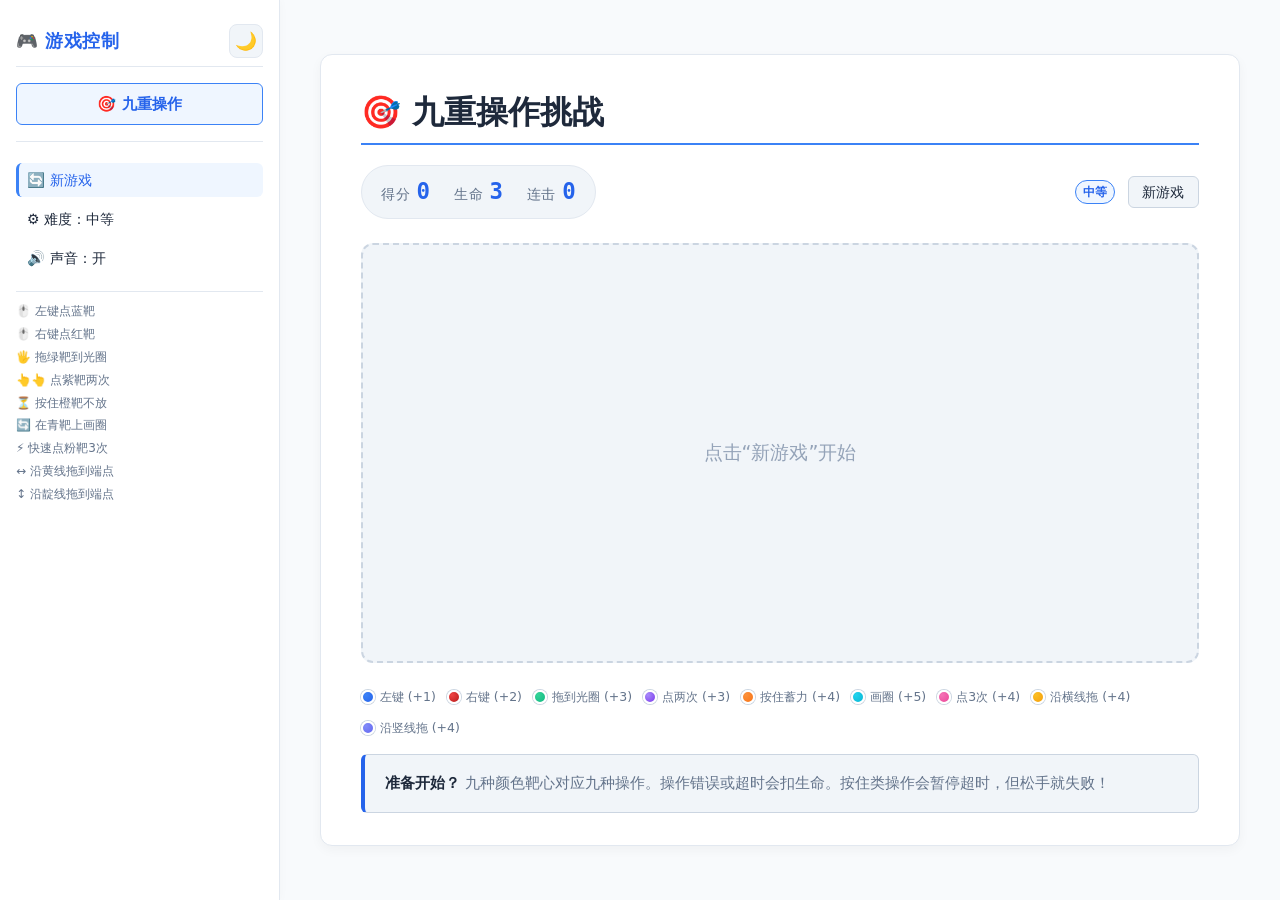
<file: game/zh.html>
<!DOCTYPE html>
<html lang="zh-CN">
<head>
    <meta charset="UTF-8">
    <meta name="viewport" content="width=device-width, initial-scale=1.0">
    <title>反应力挑战 · 九重操作</title>
    <style>
        :root {
            --shadow: rgba(0, 0, 0, 0.04);
            --shadow-sidebar: rgba(0, 0, 0, 0.02);
            --error: #b91c1c;
            --bg: #f8fafc;
            --surface: #ffffff;
            --surface-2: #f1f5f9;
            --border: #e2e8f0;
            --border-strong: #cbd5e1;
            --text: #1e293b;
            --text-muted: #64748b;
            --text-faint: #94a3b8;
            --toc-hover-bg: #f1f5f9;
            --code-bg: rgba(0, 0, 0, 0.05);
            --pre-bg: #1e293b;
            --pre-text: #f8fafc;
            --blockquote-bg: rgba(0, 0, 0, 0.02);
            --blockquote-text: #475569;
            --glass-blur: 14px;
            --glass-bg: rgba(255, 255, 255, 0.55);
            --glass-border: rgba(255, 255, 255, 0.55);
        }
        html[data-theme="dark"] {
            --shadow: rgba(0, 0, 0, 0.3);
            --shadow-sidebar: rgba(0, 0, 0, 0.2);
            --error: #f87171;
            --text: #e2e8f0;
            --text-muted: #94a3b8;
            --text-faint: #64748b;
            --toc-hover-bg: rgba(255, 255, 255, 0.05);
            --code-bg: rgba(255, 255, 255, 0.1);
            --pre-bg: #0b1220;
            --pre-text: #e2e8f0;
            --blockquote-bg: rgba(255, 255, 255, 0.03);
            --blockquote-text: #cbd5e1;
            --glass-bg: rgba(17, 26, 46, 0.55);
            --glass-border: rgba(255, 255, 255, 0.12);
        }
        html[data-accent="blue"] { --bg:#f8fafc; --surface:#ffffff; --surface-2:#f1f5f9; --border:#e2e8f0; --border-strong:#cbd5e1; --accent:#2563eb; --accent-hover:#1d4ed8; --accent-soft:#eff6ff; --accent-border:#3b82f6; }
        html[data-theme="dark"][data-accent="blue"] { --bg:#0b1120; --surface:#111a2e; --surface-2:#1b263e; --border:#2a3b5c; --accent:#60a5fa; --accent-hover:#93c5fd; --accent-soft:#1e3a5f; --accent-border:#60a5fa; }

        * { box-sizing: border-box; margin: 0; padding: 0; }
        html { color-scheme: light dark; }
        body {
            font-family: system-ui, -apple-system, 'Segoe UI', Roboto, 'Helvetica Neue', sans-serif;
            display: flex;
            min-height: 100vh;
            background-color: var(--bg);
            color: var(--text);
            line-height: 1.6;
            transition: background-color 0.25s ease, color 0.25s ease;
        }

        .sidebar {
            width: 280px;
            flex-shrink: 0;
            background-color: var(--surface);
            border-right: 1px solid var(--border);
            padding: 1.5rem 1rem;
            overflow-y: auto;
            height: 100vh;
            position: sticky;
            top: 0;
            box-shadow: 2px 0 8px var(--shadow-sidebar);
            transition: background-color 0.25s ease, border-color 0.25s ease;
            display: flex;
            flex-direction: column;
        }
        .sidebar-header {
            display: flex;
            align-items: center;
            justify-content: space-between;
            margin-bottom: 1rem;
            padding-bottom: 0.5rem;
            border-bottom: 1px solid var(--border);
        }
        .sidebar-header h3 {
            font-size: 1.1rem;
            font-weight: 600;
            text-transform: uppercase;
            letter-spacing: 0.5px;
            color: var(--accent);
            margin: 0;
            word-break: break-word;
        }
        .theme-toggle {
            background: var(--surface-2);
            border: 1px solid var(--border);
            color: var(--text-muted);
            width: 34px;
            height: 34px;
            border-radius: 8px;
            cursor: pointer;
            display: inline-flex;
            align-items: center;
            justify-content: center;
            font-size: 1.1rem;
            transition: background 0.15s, border-color 0.15s, color 0.15s;
            flex-shrink: 0;
        }
        .theme-toggle:hover { background: var(--toc-hover-bg); color: var(--text); }

        .sidebar-home {
            margin-bottom: 1rem;
            padding-bottom: 1rem;
            border-bottom: 1px solid var(--border);
        }
        .sidebar-home .home-btn {
            display: flex;
            align-items: center;
            gap: 0.5rem;
            padding: 0.5rem 0.6rem;
            color: var(--text);
            text-decoration: none;
            font-weight: 600;
            font-size: 0.95rem;
            border-radius: 6px;
            transition: background 0.15s, color 0.15s;
            background: var(--surface-2);
            border: 1px solid var(--border);
            justify-content: center;
        }

        .toc-list { list-style: none; padding-left: 0; margin: 0; flex: 1; }
        .toc-list li { margin: 0.3rem 0; }
        .toc-list a {
            display: block;
            padding: 0.35rem 0.5rem;
            color: var(--text);
            text-decoration: none;
            border-radius: 6px;
            font-size: 0.9rem;
            transition: background 0.15s, color 0.15s, border-color 0.15s;
            word-break: break-word;
            border-left: 3px solid transparent;
            cursor: pointer;
        }
        .toc-list a:hover { background-color: var(--toc-hover-bg); }
        .toc-list a.active { background-color: var(--accent-soft); color: var(--accent); border-left-color: var(--accent-border); font-weight: 500; }

        .main-content {
            flex: 1;
            padding: 2rem 2.5rem;
            max-width: 1000px;
            margin: 0 auto;
            overflow-x: auto;
            display: flex;
            flex-direction: column;
            justify-content: center;
        }
        #game-container {
            background: var(--surface);
            border-radius: 12px;
            padding: 2rem 2.5rem;
            box-shadow: 0 4px 12px var(--shadow);
            border: 1px solid var(--border);
            min-height: 200px;
            transition: background-color 0.25s ease, border-color 0.25s ease;
        }

        h1 {
            font-size: 2rem;
            font-weight: 600;
            border-bottom: 2px solid var(--accent-border);
            padding-bottom: 0.3rem;
            margin-bottom: 0.6em;
            color: var(--text);
        }
        .game-info {
            display: flex;
            flex-wrap: wrap;
            gap: 1rem;
            justify-content: space-between;
            align-items: center;
            margin: 1.25rem 0;
        }
        .stats {
            display: flex;
            gap: 1.5rem;
            background: var(--surface-2);
            padding: 0.5rem 1.2rem;
            border-radius: 40px;
            border: 1px solid var(--border);
        }
        .stat-item { display: flex; align-items: baseline; gap: 0.4rem; }
        .stat-label { font-size: 0.85rem; color: var(--text-muted); text-transform: uppercase; letter-spacing: 0.5px; }
        .stat-value { font-weight: 700; font-size: 1.4rem; color: var(--accent); font-family: 'SF Mono', monospace; }

        .badge {
            display: inline-block;
            padding: 0.05rem 0.45rem;
            border-radius: 999px;
            font-size: 0.78em;
            font-weight: 600;
            border: 1px solid var(--accent-border);
            background: var(--accent-soft);
            color: var(--accent);
            vertical-align: 1px;
        }

        button {
            background: var(--surface-2);
            color: var(--text);
            border: 1px solid var(--border-strong);
            border-radius: 6px;
            padding: 0.35rem 0.85rem;
            font-size: 0.9rem;
            font-weight: 500;
            font-family: inherit;
            cursor: pointer;
            display: inline-flex;
            align-items: center;
            justify-content: center;
            transition: all 0.2s cubic-bezier(0.175, 0.885, 0.32, 1.275);
        }
        button:hover {
            background: var(--accent-soft);
            color: var(--accent);
            border-color: var(--accent-border);
            transform: translateY(-1px);
            box-shadow: 0 4px 10px var(--shadow);
        }
        button:active {
            transform: translateY(1px) scale(0.97);
            box-shadow: none;
        }
        button:focus-visible { outline: 2px solid var(--accent); outline-offset: 2px; }

        .target-area {
            position: relative;
            width: 100%;
            min-height: 420px;
            background: var(--surface-2);
            border-radius: 12px;
            border: 2px dashed var(--border-strong);
            margin: 1.5rem 0;
            display: flex;
            align-items: center;
            justify-content: center;
            overflow: hidden;
            cursor: crosshair;
            user-select: none;
            touch-action: none;
            transition: background-color 0.4s, border-color 0.4s;
        }
        .target-area.dragging { cursor: grabbing; }
        .target-area.game-over-flash {
            animation: gameOverFlash 0.8s ease-out;
        }
        @keyframes gameOverFlash {
            0% { background-color: var(--surface-2); }
            15% { background-color: rgba(185, 28, 28, 0.25); border-color: var(--error); }
            30% { background-color: var(--surface-2); }
            45% { background-color: rgba(185, 28, 28, 0.15); border-color: var(--error); }
            60% { background-color: var(--surface-2); }
            100% { background-color: var(--surface-2); }
        }
        .target-area.shake {
            animation: shake 0.5s ease-in-out;
        }
        @keyframes shake {
            0%, 100% { transform: translateX(0); }
            15% { transform: translateX(-8px); }
            30% { transform: translateX(8px); }
            45% { transform: translateX(-6px); }
            60% { transform: translateX(6px); }
            75% { transform: translateX(-3px); }
            90% { transform: translateX(3px); }
        }

        .target {
            position: absolute;
            border-radius: 50%;
            border: 3px solid var(--surface);
            box-shadow: 0 0 0 2px var(--border-strong), 0 8px 20px var(--shadow);
            cursor: pointer;
            transition: transform 0.1s;
            display: flex;
            align-items: center;
            justify-content: center;
            color: white;
            font-weight: 700;
            user-select: none;
            animation: pop 0.2s ease-out;
            z-index: 2;
        }
        .target:hover { transform: scale(1.1); }
        .target .op-label {
            position: absolute;
            bottom: -22px;
            left: 50%;
            transform: translateX(-50%);
            font-size: 0.6rem;
            background: var(--surface);
            padding: 1px 6px;
            border-radius: 10px;
            white-space: nowrap;
            font-weight: 600;
            border: 1px solid var(--border-strong);
            color: var(--text);
        }

        .target.disappearing {
            animation: disappearAnim 0.4s cubic-bezier(0.4, 0, 0.2, 1) forwards !important;
            pointer-events: none;
        }
        @keyframes disappearAnim {
            0% { transform: scale(1); opacity: 1; }
            30% { transform: scale(1.3); opacity: 0.95; }
            100% { transform: scale(0.05); opacity: 0; }
        }
        .target.disappearing::after {
            content: '';
            position: absolute;
            inset: -8px;
            border-radius: 50%;
            border: 4px solid var(--error);
            animation: ringExpand 0.4s ease-out forwards;
        }
        @keyframes ringExpand {
            0% { transform: scale(0.7); opacity: 1; border-width: 4px; }
            100% { transform: scale(2.4); opacity: 0; border-width: 1px; }
        }

        /* ============ 亮色模式：提亮所有靶心颜色 ============ */
        /* 1. 左键 —— 蓝色（保持鲜明） */
        .target.normal {
            background: radial-gradient(circle at 30% 30%, #3b82f6, #2563eb);
            box-shadow: 0 0 0 2px #60a5fa, 0 8px 20px rgba(37,99,235,0.3);
        }
        .target.normal .op-label { color: #1d4ed8; border-color: #60a5fa; }

        /* 2. 右键 —— 酒红改亮红，与橙色明显区分 */
        .target.right-click {
            background: radial-gradient(circle at 30% 30%, #ef4444, #b91c1c);
            box-shadow: 0 0 0 2px #f87171, 0 8px 20px rgba(239,68,68,0.4);
            cursor: context-menu;
        }
        .target.right-click .op-label { color: #b91c1c; border-color: #f87171; }

        /* 3. 拖拽 —— 绿色提亮 */
        .target.drag-target {
            background: radial-gradient(circle at 30% 30%, #34d399, #10b981);
            box-shadow: 0 0 0 2px #6ee7b7, 0 8px 20px rgba(16,185,129,0.35);
            cursor: grab;
        }
        .target.drag-target .op-label { color: #047857; border-color: #6ee7b7; }

        /* 4. 点两次 —— 紫色提亮 */
        .target.double-click {
            background: radial-gradient(circle at 30% 30%, #a78bfa, #7c3aed);
            box-shadow: 0 0 0 2px #c4b5fd, 0 8px 20px rgba(124,58,237,0.35);
        }
        .target.double-click .op-label { color: #6d28d9; border-color: #c4b5fd; }

        /* 5. 按住蓄力 —— 橙色提亮 */
        .target.hold-charge {
            background: radial-gradient(circle at 30% 30%, #fb923c, #f97316);
            box-shadow: 0 0 0 2px #fdba74, 0 8px 20px rgba(249,115,22,0.35);
            cursor: pointer;
        }
        .target.hold-charge .op-label { color: #c2410c; border-color: #fdba74; }
        .target.hold-charge .charge-ring {
            position: absolute;
            inset: -8px;
            border-radius: 50%;
            border: 4px solid rgba(255,255,255,0.9);
            opacity: 0;
            transition: opacity 0.1s;
            pointer-events: none;
        }
        .target.hold-charge.charging .charge-ring { opacity: 1; }
        .target.hold-charge.charging {
            animation: chargePulse 0.5s infinite alternate;
        }
        @keyframes chargePulse {
            from { box-shadow: 0 0 0 2px #fdba74, 0 8px 20px rgba(249,115,22,0.35); }
            to { box-shadow: 0 0 0 4px #fdba74, 0 8px 24px rgba(249,115,22,0.5); }
        }

        /* 6. 画圈 —— 青色提亮 */
        .target.circle-gesture {
            background: radial-gradient(circle at 30% 30%, #22d3ee, #06b6d4);
            box-shadow: 0 0 0 2px #67e8f9, 0 8px 20px rgba(6,182,212,0.35);
            cursor: crosshair;
        }
        .target.circle-gesture .op-label { color: #0e7490; border-color: #67e8f9; }
        .target.circle-gesture.drawing {
            animation: circlePulse 0.8s infinite alternate;
        }
        @keyframes circlePulse {
            from { box-shadow: 0 0 0 2px #67e8f9, 0 8px 20px rgba(6,182,212,0.35); }
            to { box-shadow: 0 0 0 4px #a5f3fc, 0 8px 24px rgba(6,182,212,0.5); }
        }

        /* 7. 点3次 —— 粉色提亮 */
        .target.rapid-tap {
            background: radial-gradient(circle at 30% 30%, #f472b6, #ec4899);
            box-shadow: 0 0 0 2px #f9a8d4, 0 8px 20px rgba(236,72,153,0.35);
            cursor: pointer;
        }
        .target.rapid-tap .op-label { color: #be185d; border-color: #f9a8d4; }
        .target.rapid-tap .tap-progress {
            position: absolute;
            inset: -10px;
            border-radius: 50%;
            border: 4px solid rgba(255,255,255,0.95);
            opacity: 0;
            transition: opacity 0.1s;
            pointer-events: none;
        }
        .target.rapid-tap.tapping .tap-progress { opacity: 1; }
        .target.rapid-tap .tap-count {
            position: absolute;
            top: -8px;
            right: -8px;
            background: var(--surface);
            color: #be185d;
            border: 2px solid #f472b6;
            border-radius: 50%;
            width: 24px;
            height: 24px;
            display: flex;
            align-items: center;
            justify-content: center;
            font-size: 0.7rem;
            font-weight: 700;
        }

        /* 8. 沿横线拖 —— 黄色提亮（黄在亮色背景上容易糊，加深为琥珀色） */
        .target.swipe-h {
            background: radial-gradient(circle at 30% 30%, #fbbf24, #f59e0b);
            box-shadow: 0 0 0 2px #fcd34d, 0 8px 20px rgba(245,158,11,0.4);
            cursor: ew-resize;
        }
        .target.swipe-h .op-label { color: #92400e; border-color: #fcd34d; }

        /* 9. 沿竖线拖 —— 靛蓝提亮 */
        .target.swipe-v {
            background: radial-gradient(circle at 30% 30%, #818cf8, #6366f1);
            box-shadow: 0 0 0 2px #a5b4fc, 0 8px 20px rgba(99,102,241,0.35);
            cursor: ns-resize;
        }
        .target.swipe-v .op-label { color: #4338ca; border-color: #a5b4fc; }

        /* ============ 暗色模式：恢复原有偏深的配色 ============ */
        html[data-theme="dark"] .target.normal {
            background: radial-gradient(circle at 30% 30%, var(--accent), var(--accent-hover));
            box-shadow: 0 0 0 2px var(--accent-border), 0 8px 20px var(--shadow);
        }
        html[data-theme="dark"] .target.right-click {
            background: radial-gradient(circle at 30% 30%, #dc2626, #7f1d1d);
            box-shadow: 0 0 0 2px #ef4444, 0 8px 20px rgba(220,38,38,0.4);
        }
        html[data-theme="dark"] .target.drag-target {
            background: radial-gradient(circle at 30% 30%, #10b981, #059669);
            box-shadow: 0 0 0 2px #34d399, 0 8px 20px var(--shadow);
        }
        html[data-theme="dark"] .target.double-click {
            background: radial-gradient(circle at 30% 30%, #8b5cf6, #6d28d9);
            box-shadow: 0 0 0 2px #a78bfa, 0 8px 20px var(--shadow);
        }
        html[data-theme="dark"] .target.hold-charge {
            background: radial-gradient(circle at 30% 30%, #f97316, #ea580c);
            box-shadow: 0 0 0 2px #fdba74, 0 8px 20px var(--shadow);
        }
        html[data-theme="dark"] .target.hold-charge.charging {
            animation: chargePulseDark 0.5s infinite alternate;
        }
        @keyframes chargePulseDark {
            from { box-shadow: 0 0 0 2px #fdba74, 0 8px 20px var(--shadow); }
            to { box-shadow: 0 0 0 4px #fb923c, 0 8px 24px rgba(249,115,22,0.4); }
        }
        html[data-theme="dark"] .target.circle-gesture {
            background: radial-gradient(circle at 30% 30%, #06b6d4, #0891b2);
            box-shadow: 0 0 0 2px #22d3ee, 0 8px 20px var(--shadow);
        }
        html[data-theme="dark"] .target.circle-gesture.drawing {
            animation: circlePulseDark 0.8s infinite alternate;
        }
        @keyframes circlePulseDark {
            from { box-shadow: 0 0 0 2px #22d3ee, 0 8px 20px var(--shadow); }
            to { box-shadow: 0 0 0 4px #67e8f9, 0 8px 24px rgba(6,182,212,0.5); }
        }
        html[data-theme="dark"] .target.rapid-tap {
            background: radial-gradient(circle at 30% 30%, #ec4899, #be185d);
            box-shadow: 0 0 0 2px #f472b6, 0 8px 20px var(--shadow);
        }
        html[data-theme="dark"] .target.swipe-h {
            background: radial-gradient(circle at 30% 30%, #eab308, #ca8a04);
            box-shadow: 0 0 0 2px #facc15, 0 8px 20px var(--shadow);
        }
        html[data-theme="dark"] .target.swipe-v {
            background: radial-gradient(circle at 30% 30%, #4f46e5, #4338ca);
            box-shadow: 0 0 0 2px #818cf8, 0 8px 20px var(--shadow);
        }

        .swipe-arrow {
            position: absolute;
            inset: 0;
            display: flex;
            align-items: center;
            justify-content: center;
            font-size: 1.2rem;
            opacity: 0.8;
            pointer-events: none;
        }

        .track-line {
            position: absolute;
            z-index: 1;
            pointer-events: none;
            border-radius: 4px;
            transition: opacity 0.35s ease;
        }
        .track-line.horizontal {
            height: 6px;
            background: repeating-linear-gradient(90deg, #f59e0b 0 10px, transparent 10px 18px);
            box-shadow: 0 0 10px rgba(245,158,11,0.7);
        }
        .track-line.vertical {
            width: 6px;
            background: repeating-linear-gradient(180deg, #6366f1 0 10px, transparent 10px 18px);
            box-shadow: 0 0 10px rgba(99,102,241,0.7);
        }
        html[data-theme="dark"] .track-line.horizontal {
            background: repeating-linear-gradient(90deg, #eab308 0 10px, transparent 10px 18px);
            box-shadow: 0 0 10px rgba(234,179,8,0.7);
        }
        html[data-theme="dark"] .track-line.vertical {
            background: repeating-linear-gradient(180deg, #4f46e5 0 10px, transparent 10px 18px);
            box-shadow: 0 0 10px rgba(79,70,229,0.7);
        }
        .track-line.fading { opacity: 0; }
        .track-end {
            position: absolute;
            border-radius: 50%;
            z-index: 1;
            pointer-events: none;
            animation: pulse 1.5s infinite;
            transition: opacity 0.35s ease;
        }
        .track-end.fading { opacity: 0 !important; }
        .track-end.horizontal {
            width: 18px;
            height: 18px;
            background: #fbbf24;
            border: 3px solid var(--surface);
            box-shadow: 0 0 0 2px #f59e0b;
        }
        .track-end.vertical {
            width: 22px;
            height: 22px;
            background: #818cf8;
            border: 3px solid var(--surface);
            box-shadow: 0 0 0 2px #6366f1, 0 0 12px rgba(99,102,241,0.5);
        }
        .track-end.target-end.horizontal {
            background: #d97706;
            width: 24px;
            height: 24px;
            animation: targetPulse 1s infinite;
            box-shadow: 0 0 0 3px #f59e0b, 0 0 20px rgba(245,158,11,0.6);
        }
        .track-end.target-end.vertical {
            width: 28px;
            height: 28px;
            background: #4f46e5;
            animation: targetPulse 1s infinite;
            box-shadow: 0 0 0 3px #6366f1, 0 0 24px rgba(99,102,241,0.8);
        }
        html[data-theme="dark"] .track-end.horizontal {
            background: #facc15;
            box-shadow: 0 0 0 2px #eab308;
        }
        html[data-theme="dark"] .track-end.vertical {
            background: #818cf8;
            box-shadow: 0 0 0 2px #4f46e5, 0 0 12px rgba(79,70,229,0.5);
        }
        html[data-theme="dark"] .track-end.target-end.horizontal {
            background: #ca8a04;
            box-shadow: 0 0 0 3px #eab308, 0 0 20px rgba(234,179,8,0.6);
        }
        html[data-theme="dark"] .track-end.target-end.vertical {
            background: #4338ca;
            box-shadow: 0 0 0 3px #4f46e5, 0 0 24px rgba(79,70,229,0.8);
        }
        .track-end .end-label {
            position: absolute;
            top: 50%;
            left: 50%;
            transform: translate(-50%, -50%);
            font-size: 0.65rem;
            color: white;
            font-weight: 700;
            white-space: nowrap;
        }
        @keyframes targetPulse {
            0%, 100% { transform: scale(1); }
            50% { transform: scale(1.25); }
        }

        .drop-zone {
            position: absolute;
            border-radius: 50%;
            border: 3px dashed #10b981;
            background: rgba(16, 185, 129, 0.12);
            display: flex;
            align-items: center;
            justify-content: center;
            color: #059669;
            font-weight: 700;
            font-size: 0.7rem;
            text-align: center;
            pointer-events: none;
            animation: pulse 1.5s infinite;
            z-index: 1;
            transition: opacity 0.35s ease;
        }
        .drop-zone.fading { opacity: 0; animation: none; }
        html[data-theme="dark"] .drop-zone {
            color: #6ee7b7;
            border-color: #6ee7b7;
            background: rgba(110, 231, 183, 0.1);
        }

        .draw-canvas {
            position: absolute;
            inset: 0;
            width: 100%;
            height: 100%;
            pointer-events: none;
            z-index: 5;
            opacity: 0;
            transition: opacity 0.2s;
        }
        .draw-canvas.visible { opacity: 1; }

        .circle-start-hint {
            position: absolute;
            border-radius: 50%;
            border: 2px dashed #06b6d4;
            pointer-events: none;
            z-index: 3;
            opacity: 0.6;
            animation: pulse 1.5s infinite;
            transition: opacity 0.35s;
        }
        .circle-start-hint.fading { opacity: 0; }
        html[data-theme="dark"] .circle-start-hint {
            border-color: #22d3ee;
        }

        @keyframes pulse {
            0%, 100% { transform: scale(1); opacity: 0.8; }
            50% { transform: scale(1.08); opacity: 1; }
        }
        @keyframes pop {
            0% { transform: scale(0.6); opacity: 0; }
            100% { transform: scale(1); opacity: 1; }
        }

        .message-box {
            background: var(--surface-2);
            border: 1px solid var(--border-strong);
            border-left: 4px solid var(--accent);
            border-radius: 6px;
            padding: 1rem 1.25rem;
            margin-top: 1rem;
            font-size: 0.95rem;
            color: var(--text-muted);
        }
        .message-box strong { color: var(--text); }
        .message-box.error { border-left-color: var(--error); }
        .message-box.success { border-left-color: #16a34a; }

        .flex-row { display: flex; flex-wrap: wrap; gap: 0.8rem; align-items: center; }

        .legend {
            display: flex;
            flex-wrap: wrap;
            gap: 0.7rem;
            margin-top: 0.8rem;
            font-size: 0.78rem;
            color: var(--text-muted);
        }
        .legend-item { display: flex; align-items: center; gap: 0.3rem; }
        .legend-dot {
            width: 14px; height: 14px; border-radius: 50%;
            border: 2px solid var(--surface);
            box-shadow: 0 0 0 1px var(--border-strong);
            flex-shrink: 0;
        }
        /* 图例颜色也同步提亮 */
        .legend-dot.blue { background: radial-gradient(circle at 30% 30%, #3b82f6, #2563eb); }
        .legend-dot.darkred { background: radial-gradient(circle at 30% 30%, #ef4444, #b91c1c); }
        .legend-dot.green { background: radial-gradient(circle at 30% 30%, #34d399, #10b981); }
        .legend-dot.purple { background: radial-gradient(circle at 30% 30%, #a78bfa, #7c3aed); }
        .legend-dot.orange { background: radial-gradient(circle at 30% 30%, #fb923c, #f97316); }
        .legend-dot.cyan { background: radial-gradient(circle at 30% 30%, #22d3ee, #06b6d4); }
        .legend-dot.pink { background: radial-gradient(circle at 30% 30%, #f472b6, #ec4899); }
        .legend-dot.yellow { background: radial-gradient(circle at 30% 30%, #fbbf24, #f59e0b); }
        .legend-dot.indigo { background: radial-gradient(circle at 30% 30%, #818cf8, #6366f1); }
        html[data-theme="dark"] .legend-dot.blue { background: radial-gradient(circle at 30% 30%, var(--accent), var(--accent-hover)); }
        html[data-theme="dark"] .legend-dot.darkred { background: radial-gradient(circle at 30% 30%, #dc2626, #7f1d1d); }
        html[data-theme="dark"] .legend-dot.green { background: radial-gradient(circle at 30% 30%, #10b981, #059669); }
        html[data-theme="dark"] .legend-dot.purple { background: radial-gradient(circle at 30% 30%, #8b5cf6, #6d28d9); }
        html[data-theme="dark"] .legend-dot.orange { background: radial-gradient(circle at 30% 30%, #f97316, #ea580c); }
        html[data-theme="dark"] .legend-dot.cyan { background: radial-gradient(circle at 30% 30%, #06b6d4, #0891b2); }
        html[data-theme="dark"] .legend-dot.pink { background: radial-gradient(circle at 30% 30%, #ec4899, #be185d); }
        html[data-theme="dark"] .legend-dot.yellow { background: radial-gradient(circle at 30% 30%, #eab308, #ca8a04); }
        html[data-theme="dark"] .legend-dot.indigo { background: radial-gradient(circle at 30% 30%, #4f46e5, #4338ca); }

        @media (max-width: 700px) {
            body { flex-direction: column; }
            .sidebar { width: 100%; height: auto; max-height: 300px; position: relative; border-right: none; border-bottom: 1px solid var(--border); padding: 1rem; }
            .main-content { padding: 1rem; justify-content: flex-start; }
            #game-container { padding: 1.5rem; }
            .target-area { min-height: 360px; }
        }
    </style>
</head>
<body>
    <aside class="sidebar" id="sidebar">
        <div class="sidebar-header">
            <h3 id="toc-title">🎮 游戏控制</h3>
            <button class="theme-toggle" id="theme-toggle" title="切换主题" aria-label="切换主题">🌙</button>
        </div>
        <div class="sidebar-home">
            <div class="home-btn" style="cursor:default; background: var(--accent-soft); color: var(--accent); border-color: var(--accent-border);">🎯 九重操作</div>
        </div>
        <ul class="toc-list" id="toc-list">
            <li><a class="active" data-action="newGame" style="cursor:pointer;">🔄 新游戏</a></li>
            <li><a data-action="difficulty" style="cursor:pointer;">⚙️ 难度：<span id="difficulty-label">中等</span></a></li>
            <li><a data-action="toggleSound" style="cursor:pointer;">🔊 声音：<span id="sound-label">开</span></a></li>
            <li style="margin-top:1rem; border-top:1px solid var(--border); padding-top:0.5rem; color:var(--text-muted); font-size:0.75rem; list-style:none; line-height:1.9;">
                🖱️ 左键点蓝靶<br>
                🖱️ 右键点红靶<br>
                🖐️ 拖绿靶到光圈<br>
                👆👆 点紫靶两次<br>
                ⏳ 按住橙靶不放<br>
                🔄 在青靶上画圈<br>
                ⚡ 快速点粉靶3次<br>
                ↔️ 沿黄线拖到端点<br>
                ↕️ 沿靛线拖到端点
            </li>
        </ul>
    </aside>

    <div class="main-content">
        <main id="game-container">
            <h1>🎯 九重操作挑战</h1>
            <div class="game-info">
                <div class="stats">
                    <div class="stat-item"><span class="stat-label">得分</span><span class="stat-value" id="score">0</span></div>
                    <div class="stat-item"><span class="stat-label">生命</span><span class="stat-value" id="lives">3</span></div>
                    <div class="stat-item"><span class="stat-label">连击</span><span class="stat-value" id="combo">0</span></div>
                </div>
                <div class="flex-row">
                    <span class="badge" id="difficulty-badge">中等</span>
                    <button id="btn-new">新游戏</button>
                </div>
            </div>

            <div class="target-area" id="target-area">
                <div style="color: var(--text-faint); user-select: none; font-size: 1.2rem;" id="placeholder">点击“新游戏”开始</div>
            </div>

            <div class="legend">
                <div class="legend-item"><span class="legend-dot blue"></span> 左键 (+1)</div>
                <div class="legend-item"><span class="legend-dot darkred"></span> 右键 (+2)</div>
                <div class="legend-item"><span class="legend-dot green"></span> 拖到光圈 (+3)</div>
                <div class="legend-item"><span class="legend-dot purple"></span> 点两次 (+3)</div>
                <div class="legend-item"><span class="legend-dot orange"></span> 按住蓄力 (+4)</div>
                <div class="legend-item"><span class="legend-dot cyan"></span> 画圈 (+5)</div>
                <div class="legend-item"><span class="legend-dot pink"></span> 点3次 (+4)</div>
                <div class="legend-item"><span class="legend-dot yellow"></span> 沿横线拖 (+4)</div>
                <div class="legend-item"><span class="legend-dot indigo"></span> 沿竖线拖 (+4)</div>
            </div>

            <div class="message-box" id="message">
                <strong>准备开始？</strong> 点击“新游戏”开始。九种颜色靶心对应九种操作。按住类操作会暂停超时计时器，但松手就失败！
            </div>
        </main>
    </div>

    <script>
        (function() {
            const THEME_KEY = 'qd-game-theme';
            const htmlEl = document.documentElement;
            const themeToggleBtn = document.getElementById('theme-toggle');

            function getPreferredTheme() {
                const stored = localStorage.getItem(THEME_KEY);
                if (stored === 'light' || stored === 'dark') return stored;
                return window.matchMedia('(prefers-color-scheme: dark)').matches ? 'dark' : 'light';
            }
            function applyTheme(theme) {
                htmlEl.setAttribute('data-theme', theme);
                if (theme === 'dark') {
                    themeToggleBtn.innerHTML = '☀️';
                    themeToggleBtn.title = '切换到亮色模式';
                } else {
                    themeToggleBtn.innerHTML = '🌙';
                    themeToggleBtn.title = '切换到暗色模式';
                }
                localStorage.setItem(THEME_KEY, theme);
            }
            let currentTheme = getPreferredTheme();
            applyTheme(currentTheme);
            themeToggleBtn.addEventListener('click', () => {
                currentTheme = currentTheme === 'dark' ? 'light' : 'dark';
                applyTheme(currentTheme);
            });

            htmlEl.setAttribute('data-accent', 'blue');

            const targetArea = document.getElementById('target-area');
            const scoreEl = document.getElementById('score');
            const livesEl = document.getElementById('lives');
            const comboEl = document.getElementById('combo');
            const messageEl = document.getElementById('message');
            const difficultyLabel = document.getElementById('difficulty-label');
            const difficultyBadge = document.getElementById('difficulty-badge');
            const soundLabel = document.getElementById('sound-label');

            const DIFFICULTIES = {
                easy:   { name: '简单', timeout: 3200, spawnInterval: 1400, targetSize: 80, lifeDeduct: 1 },
                medium: { name: '中等', timeout: 2400, spawnInterval: 1000, targetSize: 72, lifeDeduct: 1 },
                hard:   { name: '困难', timeout: 1800, spawnInterval: 700,  targetSize: 64, lifeDeduct: 1 },
                insane: { name: '疯狂', timeout: 1300, spawnInterval: 500,  targetSize: 56, lifeDeduct: 2 }
            };
            let currentDifficulty = 'medium';
            let difficulty = DIFFICULTIES[currentDifficulty];

            let score = 0;
            let lives = 3;
            let combo = 0;
            let maxCombo = 0;
            let gameActive = false;
            let soundEnabled = true;
            let currentTarget = null;
            let currentDropZone = null;
            let currentTrackEls = [];
            let currentTargetType = null;
            let targetTimeoutId = null;
            let spawnTimeoutId = null;
            let pendingTimeoutHandle = null;

            let targetTimeoutRemaining = 0;
            let targetTimeoutStart = 0;
            let targetTimeoutPaused = false;
            let currentTimeoutDuration = 0;

            let isDragging = false;
            let dragOffsetX = 0;
            let dragOffsetY = 0;
            let dragTargetEl = null;

            let holdTimer = null;
            let holdStartTime = 0;
            let holdProgress = 0;
            let holdActive = false;
            const HOLD_DURATION = 800;
            let holdMouseDown = false;

            let drawCanvas = null;
            let drawCtx = null;
            let circlePoints = [];
            let circleTracking = false;
            let circleMoved = false;
            let circleStartPoint = null;
            let circleStartHintEl = null;
            let circleTargetEl = null;

            let doubleTapCount = 0;
            let rapidTapCount = 0;
            const RAPID_TAP_NEEDED = 3;

            let swipeTracking = false;
            let swipeEl = null;
            let swipeTargetType = null;
            let swipeTrack = null;

            let audioCtx = null;
            function initAudio() {
                if (!audioCtx) {
                    try { audioCtx = new (window.AudioContext || window.webkitAudioContext)(); } catch (e) { }
                }
                if (audioCtx && audioCtx.state === 'suspended') audioCtx.resume();
            }
            function playBeep(type) {
                if (!soundEnabled) return;
                initAudio();
                if (!audioCtx) return;
                try {
                    const osc = audioCtx.createOscillator();
                    const gain = audioCtx.createGain();
                    osc.connect(gain);
                    gain.connect(audioCtx.destination);
                    const now = audioCtx.currentTime;
                    const freqMap = {
                        hit: 880, miss: 220, timeout: 330, dragStart: 660, dragDrop: 1320,
                        charge: 440, circle: 1760, tap: 550, holdFail: 180, swipe: 990
                    };
                    const f = freqMap[type] || 660;
                    osc.frequency.value = f;
                    osc.type = type === 'miss' || type === 'holdFail' ? 'sawtooth' : (type === 'charge' ? 'square' : 'sine');
                    gain.gain.value = 0.06 + (type === 'hit' || type === 'dragDrop' || type === 'circle' ? 0.04 : 0);
                    osc.start();
                    gain.gain.exponentialRampToValueAtTime(0.001, now + (type === 'circle' ? 0.3 : 0.15));
                    osc.stop(now + 0.3);
                } catch (e) { }
            }
            function playGameOverSound() {
                if (!soundEnabled) return;
                initAudio();
                if (!audioCtx) return;
                try {
                    const now = audioCtx.currentTime;
                    const notes = [523.25, 440, 349.23, 261.63];
                    notes.forEach((freq, i) => {
                        const osc = audioCtx.createOscillator();
                        const gain = audioCtx.createGain();
                        osc.connect(gain);
                        gain.connect(audioCtx.destination);
                        osc.frequency.value = freq;
                        osc.type = 'triangle';
                        const startTime = now + i * 0.15;
                        gain.gain.setValueAtTime(0.12, startTime);
                        gain.gain.exponentialRampToValueAtTime(0.001, startTime + 0.4);
                        osc.start(startTime);
                        osc.stop(startTime + 0.45);
                    });
                } catch (e) { }
            }

            function updateStats() {
                scoreEl.textContent = score;
                livesEl.textContent = lives;
                comboEl.textContent = combo;
            }
            function showMessage(text, isError = false, isSuccess = false) {
                messageEl.innerHTML = text;
                messageEl.classList.toggle('error', isError);
                messageEl.classList.toggle('success', isSuccess);
            }

            function startTargetTimeout() {
                stopTargetTimeout();
                currentTimeoutDuration = difficulty.timeout;
                targetTimeoutRemaining = currentTimeoutDuration;
                targetTimeoutStart = performance.now();
                targetTimeoutPaused = false;
                targetTimeoutId = setTimeout(onTargetTimeout, currentTimeoutDuration);
            }
            function pauseTargetTimeout() {
                if (targetTimeoutPaused || !targetTimeoutId) return;
                clearTimeout(targetTimeoutId);
                targetTimeoutId = null;
                const elapsed = performance.now() - targetTimeoutStart;
                targetTimeoutRemaining = Math.max(0, targetTimeoutRemaining - elapsed);
                targetTimeoutPaused = true;
            }
            function resumeTargetTimeout() {
                if (!targetTimeoutPaused) return;
                targetTimeoutPaused = false;
                targetTimeoutStart = performance.now();
                if (targetTimeoutRemaining > 0) {
                    targetTimeoutId = setTimeout(onTargetTimeout, targetTimeoutRemaining);
                } else {
                    onTargetTimeout();
                }
            }
            function stopTargetTimeout() {
                if (targetTimeoutId) { clearTimeout(targetTimeoutId); targetTimeoutId = null; }
                targetTimeoutPaused = false;
            }
            function resetTargetTimeout() {
                stopTargetTimeout();
                startTargetTimeout();
            }

            function animateAndCleanup(onComplete) {
                if (!currentTarget) {
                    if (onComplete) onComplete();
                    return;
                }
                const t = currentTarget;
                detachTargetEvents(t);
                currentTrackEls.forEach(el => el.classList.add('fading'));
                if (currentDropZone) currentDropZone.classList.add('fading');
                if (circleStartHintEl) circleStartHintEl.classList.add('fading');
                t.classList.add('disappearing');
                const handle = setTimeout(() => {
                    if (t.parentElement) t.remove();
                    currentTrackEls.forEach(el => el.remove());
                    currentTrackEls = [];
                    if (currentDropZone) { currentDropZone.remove(); currentDropZone = null; }
                    if (circleStartHintEl) { circleStartHintEl.remove(); circleStartHintEl = null; }
                    if (currentTarget === t) currentTarget = null;
                    if (onComplete) onComplete();
                }, 400);
                pendingTimeoutHandle = handle;
            }

            function onTargetTimeout() {
                if (!gameActive) return;
                animateAndCleanup(() => {
                    if (!gameActive) return;
                    loseLife('靶心消失了！');
                    if (gameActive) spawnTimeoutId = setTimeout(spawnTarget, 250);
                });
            }

            function ensureDrawCanvas() {
                if (drawCanvas && drawCanvas.parentElement === targetArea) return;
                if (drawCanvas) drawCanvas.remove();
                drawCanvas = document.createElement('canvas');
                drawCanvas.className = 'draw-canvas';
                const rect = targetArea.getBoundingClientRect();
                const dpr = window.devicePixelRatio || 1;
                drawCanvas.width = rect.width * dpr;
                drawCanvas.height = rect.height * dpr;
                drawCanvas.style.width = rect.width + 'px';
                drawCanvas.style.height = rect.height + 'px';
                drawCtx = drawCanvas.getContext('2d');
                drawCtx.scale(dpr, dpr);
                drawCtx.lineCap = 'round';
                drawCtx.lineJoin = 'round';
                targetArea.appendChild(drawCanvas);
            }
            function clearDrawCanvas() {
                if (!drawCtx || !drawCanvas) return;
                const rect = targetArea.getBoundingClientRect();
                drawCtx.clearRect(0, 0, rect.width, rect.height);
                drawCanvas.classList.remove('visible');
            }
            function drawTrail() {
                if (!drawCtx || !drawCanvas || circlePoints.length < 2) return;
                drawCanvas.classList.add('visible');
                const rect = targetArea.getBoundingClientRect();
                drawCtx.clearRect(0, 0, rect.width, rect.height);
                drawCtx.beginPath();
                drawCtx.moveTo(circlePoints[0].x, circlePoints[0].y);
                for (let i = 1; i < circlePoints.length; i++) {
                    drawCtx.lineTo(circlePoints[i].x, circlePoints[i].y);
                }
                drawCtx.strokeStyle = 'rgba(6, 182, 212, 0.35)';
                drawCtx.lineWidth = 10;
                drawCtx.stroke();
                drawCtx.strokeStyle = 'rgba(6, 182, 212, 0.95)';
                drawCtx.lineWidth = 3.5;
                drawCtx.stroke();
                if (circlePoints.length > 0) {
                    const start = circlePoints[0];
                    drawCtx.beginPath();
                    drawCtx.arc(start.x, start.y, 7, 0, Math.PI * 2);
                    drawCtx.fillStyle = 'rgba(6, 182, 212, 0.9)';
                    drawCtx.fill();
                    drawCtx.strokeStyle = '#fff';
                    drawCtx.lineWidth = 2;
                    drawCtx.stroke();
                }
                if (circlePoints.length > 0) {
                    const last = circlePoints[circlePoints.length - 1];
                    drawCtx.beginPath();
                    drawCtx.arc(last.x, last.y, 5, 0, Math.PI * 2);
                    drawCtx.fillStyle = '#fff';
                    drawCtx.fill();
                }
            }

            function removeTrackEls() {
                currentTrackEls.forEach(el => el.remove());
                currentTrackEls = [];
            }

            function cleanupTarget() {
                if (pendingTimeoutHandle) { clearTimeout(pendingTimeoutHandle); pendingTimeoutHandle = null; }
                if (currentTarget) {
                    detachTargetEvents(currentTarget);
                    currentTarget.remove();
                    currentTarget = null;
                }
                if (currentDropZone) { currentDropZone.remove(); currentDropZone = null; }
                removeTrackEls();
                if (holdTimer) { clearInterval(holdTimer); holdTimer = null; }
                clearDrawCanvas();
                if (circleStartHintEl) { circleStartHintEl.remove(); circleStartHintEl = null; }
                holdActive = false;
                holdMouseDown = false;
                swipeTracking = false;
                swipeEl = null;
                swipeTrack = null;
                circleTracking = false;
                circlePoints = [];
                circleMoved = false;
                circleStartPoint = null;
                circleTargetEl = null;
                document.removeEventListener('mouseup', onHoldGlobalEnd);
                document.removeEventListener('mouseleave', onHoldGlobalEnd);
                document.removeEventListener('mousemove', onSwipeMove);
                document.removeEventListener('mouseup', onSwipeEnd);
                document.removeEventListener('mousemove', onCircleMove);
                document.removeEventListener('mouseup', onCircleEnd);
            }

            function clearAllTimers() {
                stopTargetTimeout();
                if (spawnTimeoutId) { clearTimeout(spawnTimeoutId); spawnTimeoutId = null; }
                if (pendingTimeoutHandle) { clearTimeout(pendingTimeoutHandle); pendingTimeoutHandle = null; }
                cleanupTarget();
                if (dragTargetEl) dragTargetEl = null;
                isDragging = false;
                currentTargetType = null;
                doubleTapCount = 0;
                rapidTapCount = 0;
                targetArea.classList.remove('dragging');
                document.removeEventListener('mousemove', onDragMove);
                document.removeEventListener('mouseup', onDragEnd);
            }

            function detachTargetEvents(el) {
                el.removeEventListener('mousedown', onTargetMouseDown);
                el.removeEventListener('click', onTargetClick);
                el.removeEventListener('contextmenu', onTargetContextMenu);
            }

            function gameOver(reason) {
                if (!gameActive) return;
                gameActive = false;
                clearAllTimers();
                playGameOverSound();
                targetArea.classList.add('shake', 'game-over-flash');
                setTimeout(() => {
                    targetArea.classList.remove('shake', 'game-over-flash');
                }, 800);
                targetArea.innerHTML = '';
                const placeholder = document.createElement('div');
                placeholder.style.color = 'var(--text-faint)';
                placeholder.style.userSelect = 'none';
                placeholder.style.fontSize = '1.2rem';
                placeholder.textContent = '游戏结束 — 点击“新游戏”再来一局';
                targetArea.appendChild(placeholder);
                showMessage(`<strong>游戏结束！</strong> ${reason} 最终得分：${score}，最高连击：${maxCombo}。`, true);
                document.getElementById('btn-new').disabled = false;
            }

            function loseLife(reason = '操作失误！') {
                if (!gameActive) return;
                lives -= difficulty.lifeDeduct;
                combo = 0;
                if (lives <= 0) {
                    lives = 0;
                    updateStats();
                    gameOver(reason);
                    return;
                }
                updateStats();
                showMessage(`<strong>${reason}</strong> 生命 -${difficulty.lifeDeduct}`, true);
                playBeep('miss');
                targetArea.classList.add('shake');
                setTimeout(() => targetArea.classList.remove('shake'), 400);
            }

            function hitTarget(points, msg) {
                if (!gameActive || !currentTarget) return false;
                score += points;
                combo += 1;
                if (combo > maxCombo) maxCombo = combo;
                updateStats();
                playBeep('hit');
                showMessage(msg, false, true);
                const t = currentTarget;
                detachTargetEvents(t);
                currentTrackEls.forEach(el => el.classList.add('fading'));
                if (currentDropZone) currentDropZone.classList.add('fading');
                if (circleStartHintEl) circleStartHintEl.classList.add('fading');
                t.classList.add('disappearing');
                const handle = setTimeout(() => {
                    if (t.parentElement) t.remove();
                    currentTrackEls.forEach(el => el.remove());
                    currentTrackEls = [];
                    if (currentDropZone) { currentDropZone.remove(); currentDropZone = null; }
                    if (circleStartHintEl) { circleStartHintEl.remove(); circleStartHintEl = null; }
                    if (currentTarget === t) currentTarget = null;
                    if (gameActive) spawnTimeoutId = setTimeout(spawnTarget, 100);
                }, 400);
                pendingTimeoutHandle = handle;
                currentTarget = null;
                stopTargetTimeout();
                doubleTapCount = 0;
                rapidTapCount = 0;
                return true;
            }

            function spawnTarget() {
                if (!gameActive) return;
                cleanupTarget();
                stopTargetTimeout();
                doubleTapCount = 0;
                rapidTapCount = 0;

                const areaRect = targetArea.getBoundingClientRect();
                const size = difficulty.targetSize;
                const maxX = areaRect.width - size;
                const maxY = areaRect.height - size;
                if (maxX <= 0 || maxY <= 0) {
                    spawnTimeoutId = setTimeout(spawnTarget, 100);
                    return;
                }

                const types = ['normal', 'right', 'drag', 'double', 'hold', 'circle', 'rapid', 'swipeH', 'swipeV'];
                const type = types[Math.floor(Math.random() * types.length)];
                currentTargetType = type;

                const x = Math.random() * maxX;
                const y = Math.random() * maxY;
                const centerX = x + size / 2;
                const centerY = y + size / 2;

                if (type === 'drag') {
                    const zoneSize = size + 10;
                    const maxDropX = areaRect.width - zoneSize;
                    const maxDropY = areaRect.height - zoneSize;
                    let dropX = 0, dropY = 0;
                    for (let attempt = 0; attempt < 15; attempt++) {
                        dropX = Math.random() * Math.max(0, maxDropX);
                        dropY = Math.random() * Math.max(0, maxDropY);
                        const dist = Math.hypot((dropX + zoneSize / 2) - centerX, (dropY + zoneSize / 2) - centerY);
                        if (dist > size * 1.6) break;
                    }
                    const zone = document.createElement('div');
                    zone.className = 'drop-zone';
                    zone.style.width = zoneSize + 'px';
                    zone.style.height = zoneSize + 'px';
                    zone.style.left = dropX + 'px';
                    zone.style.top = dropY + 'px';
                    zone.textContent = '拖到这里';
                    targetArea.appendChild(zone);
                    currentDropZone = zone;
                }

                if (type === 'swipeH') {
                    const goRight = Math.random() < 0.5;
                    const endX = goRight ? (areaRect.width - 20) : 20;
                    const trackWidth = Math.abs(endX - centerX);
                    if (trackWidth < size * 1.5) {
                        spawnTimeoutId = setTimeout(spawnTarget, 50);
                        return;
                    }
                    const line = document.createElement('div');
                    line.className = 'track-line horizontal';
                    line.style.left = Math.min(centerX, endX) + 'px';
                    line.style.top = (centerY - 3) + 'px';
                    line.style.width = trackWidth + 'px';
                    targetArea.appendChild(line);
                    currentTrackEls.push(line);

                    const startDot = document.createElement('div');
                    startDot.className = 'track-end horizontal';
                    startDot.style.left = (centerX - 9) + 'px';
                    startDot.style.top = (centerY - 9) + 'px';
                    startDot.style.opacity = '0.4';
                    targetArea.appendChild(startDot);
                    currentTrackEls.push(startDot);

                    const endDot = document.createElement('div');
                    endDot.className = 'track-end horizontal target-end';
                    endDot.style.left = (endX - 12) + 'px';
                    endDot.style.top = (centerY - 12) + 'px';
                    const endLabel = document.createElement('span');
                    endLabel.className = 'end-label';
                    endLabel.textContent = goRight ? '→' : '←';
                    endDot.appendChild(endLabel);
                    targetArea.appendChild(endDot);
                    currentTrackEls.push(endDot);

                    swipeTrack = {
                        axis: 'h',
                        startX: x, startY: y,
                        centerY: centerY,
                        endCenterX: endX,
                        dir: goRight ? 1 : -1,
                        size: size
                    };
                }
                if (type === 'swipeV') {
                    const goDown = Math.random() < 0.5;
                    const endY = goDown ? (areaRect.height - 20) : 20;
                    const trackHeight = Math.abs(endY - centerY);
                    if (trackHeight < size * 1.5) {
                        spawnTimeoutId = setTimeout(spawnTarget, 50);
                        return;
                    }
                    const line = document.createElement('div');
                    line.className = 'track-line vertical';
                    line.style.top = Math.min(centerY, endY) + 'px';
                    line.style.left = (centerX - 3) + 'px';
                    line.style.height = trackHeight + 'px';
                    targetArea.appendChild(line);
                    currentTrackEls.push(line);

                    const startDot = document.createElement('div');
                    startDot.className = 'track-end vertical';
                    startDot.style.left = (centerX - 11) + 'px';
                    startDot.style.top = (centerY - 11) + 'px';
                    startDot.style.opacity = '0.4';
                    targetArea.appendChild(startDot);
                    currentTrackEls.push(startDot);

                    const endDot = document.createElement('div');
                    endDot.className = 'track-end vertical target-end';
                    endDot.style.left = (centerX - 14) + 'px';
                    endDot.style.top = (endY - 14) + 'px';
                    const endLabel = document.createElement('span');
                    endLabel.className = 'end-label';
                    endLabel.textContent = goDown ? '↓' : '↑';
                    endDot.appendChild(endLabel);
                    targetArea.appendChild(endDot);
                    currentTrackEls.push(endDot);

                    swipeTrack = {
                        axis: 'v',
                        startX: x, startY: y,
                        centerX: centerX,
                        endCenterY: endY,
                        dir: goDown ? 1 : -1,
                        size: size
                    };
                }

                if (type === 'circle') {
                    const hint = document.createElement('div');
                    hint.className = 'circle-start-hint';
                    hint.style.width = (size + 30) + 'px';
                    hint.style.height = (size + 30) + 'px';
                    hint.style.left = (x - 15) + 'px';
                    hint.style.top = (y - 15) + 'px';
                    targetArea.appendChild(hint);
                    circleStartHintEl = hint;
                    ensureDrawCanvas();
                }

                const target = document.createElement('div');
                target.className = 'target';
                const labels = {
                    normal: '左键', right: '右键', drag: '拖拽',
                    double: '点两次', hold: '按住不放', circle: '画圈',
                    rapid: '点3次', swipeH: '沿横线拖', swipeV: '沿竖线拖'
                };
                target.classList.add({
                    normal: 'normal', right: 'right-click', drag: 'drag-target',
                    double: 'double-click', hold: 'hold-charge', circle: 'circle-gesture',
                    rapid: 'rapid-tap', swipeH: 'swipe-h', swipeV: 'swipe-v'
                }[type]);
                target.style.width = size + 'px';
                target.style.height = size + 'px';
                target.style.left = x + 'px';
                target.style.top = y + 'px';
                target.style.fontSize = Math.floor(size * 0.4) + 'px';
                target.textContent = '🎯';
                const label = document.createElement('span');
                label.className = 'op-label';
                label.textContent = labels[type];
                target.appendChild(label);

                if (type === 'hold') {
                    const ring = document.createElement('div');
                    ring.className = 'charge-ring';
                    target.appendChild(ring);
                }
                if (type === 'double') {
                    const dots = document.createElement('div');
                    dots.className = 'tap-dots';
                    dots.innerHTML = '<div class="tap-dot"></div><div class="tap-dot"></div>';
                    dots.style.cssText = 'position:absolute;bottom:-24px;left:50%;transform:translateX(-50%);display:flex;gap:4px;';
                    target.appendChild(dots);
                }
                if (type === 'rapid') {
                    const prog = document.createElement('div');
                    prog.className = 'tap-progress';
                    target.appendChild(prog);
                    const cnt = document.createElement('div');
                    cnt.className = 'tap-count';
                    cnt.textContent = '0';
                    target.appendChild(cnt);
                }
                if (type === 'swipeH') {
                    const arr = document.createElement('div');
                    arr.className = 'swipe-arrow';
                    arr.textContent = '↔';
                    target.appendChild(arr);
                }
                if (type === 'swipeV') {
                    const arr = document.createElement('div');
                    arr.className = 'swipe-arrow';
                    arr.textContent = '↕';
                    target.appendChild(arr);
                }

                target.addEventListener('mousedown', onTargetMouseDown);
                target.addEventListener('click', onTargetClick);
                target.addEventListener('contextmenu', onTargetContextMenu);

                targetArea.appendChild(target);
                currentTarget = target;
                circleTargetEl = target;

                startTargetTimeout();
            }

            function checkCircleCompletion() {
                if (circlePoints.length < 15) return false;
                const first = circlePoints[0];
                const last = circlePoints[circlePoints.length - 1];
                const closeDist = Math.hypot(last.x - first.x, last.y - first.y);
                if (closeDist > 40) return false;

                let minX = Infinity, maxX = -Infinity, minY = Infinity, maxY = -Infinity;
                for (const p of circlePoints) {
                    if (p.x < minX) minX = p.x;
                    if (p.x > maxX) maxX = p.x;
                    if (p.y < minY) minY = p.y;
                    if (p.y > maxY) maxY = p.y;
                }
                const bboxW = maxX - minX;
                const bboxH = maxY - minY;
                if (bboxW < 30 || bboxH < 30) return false;

                const tRect = circleTargetEl.getBoundingClientRect();
                const areaRect = targetArea.getBoundingClientRect();
                const tcx = tRect.left - areaRect.left + tRect.width / 2;
                const tcy = tRect.top - areaRect.top + tRect.height / 2;
                const centerDist = Math.hypot((minX + maxX) / 2 - tcx, (minY + maxY) / 2 - tcy);
                if (centerDist > Math.max(bboxW, bboxH)) return false;

                const radius = Math.max(bboxW, bboxH) / 2;
                let farCount = 0;
                for (const p of circlePoints) {
                    const d = Math.hypot(p.x - tcx, p.y - tcy);
                    if (d > radius * 0.5 && d < radius * 2) farCount++;
                }
                return farCount > circlePoints.length * 0.3;
            }

            function onHoldGlobalEnd(e) {
                if (!holdActive || currentTargetType !== 'hold') return;
                if (e.button !== undefined && e.button !== 0) return;
                if (holdActive && holdProgress < 1) {
                    holdActive = false;
                    holdMouseDown = false;
                    if (holdTimer) { clearInterval(holdTimer); holdTimer = null; }
                    if (currentTarget) {
                        currentTarget.classList.remove('charging');
                        const ring = currentTarget.querySelector('.charge-ring');
                        if (ring) ring.style.background = '';
                    }
                    playBeep('holdFail');
                    cancelCurrentTarget('松手太早！需要按住不放直到蓄满');
                    if (gameActive) spawnTimeoutId = setTimeout(spawnTarget, 300);
                }
            }

            function onTargetClick(e) {
                if (!gameActive || !currentTarget) return;
                if (e.button !== 0) return;
                e.stopPropagation();

                if (currentTargetType === 'normal') {
                    hitTarget(1, `<strong>左键命中蓝色靶心！</strong> +1 分`);
                }
                else if (currentTargetType === 'double') {
                    doubleTapCount++;
                    playBeep('tap');
                    resetTargetTimeout();
                    const dots = currentTarget.querySelectorAll('.tap-dot');
                    if (dots.length >= 2 && doubleTapCount <= 2) {
                        dots[doubleTapCount - 1]?.classList.add('filled');
                    }
                    const label = currentTarget.querySelector('.op-label');
                    if (doubleTapCount === 1) {
                        if (label) label.textContent = '再点一次';
                        showMessage('紫色靶心：再点一次就成功！', false);
                    }
                    if (doubleTapCount >= 2) {
                        hitTarget(3, `<strong>两次点击命中紫色靶心！</strong> +3 分`);
                    }
                }
                else if (currentTargetType === 'rapid') {
                    rapidTapCount++;
                    playBeep('tap');
                    resetTargetTimeout();
                    const cnt = currentTarget.querySelector('.tap-count');
                    const prog = currentTarget.querySelector('.tap-progress');
                    if (cnt) cnt.textContent = rapidTapCount;
                    if (prog) {
                        const pct = Math.min(rapidTapCount / RAPID_TAP_NEEDED, 1);
                        const angle = pct * 360;
                        prog.style.background = `conic-gradient(rgba(255,255,255,0.9) ${angle}deg, transparent ${angle}deg)`;
                        prog.style.opacity = '1';
                    }
                    if (currentTarget) currentTarget.classList.add('tapping');
                    if (rapidTapCount >= RAPID_TAP_NEEDED) {
                        hitTarget(4, `<strong>快速点击3次完成！</strong> +4 分`);
                    }
                }
                else if (currentTargetType === 'right') {
                    cancelCurrentTarget('操作错误！应右键点击红色靶心');
                }
            }

            function onTargetContextMenu(e) {
                e.preventDefault();
                if (!gameActive || !currentTarget) return;
                if (currentTargetType === 'right') {
                    hitTarget(2, `<strong>右键命中红色靶心！</strong> +2 分`);
                } else if (currentTargetType === 'normal') {
                    cancelCurrentTarget('操作错误！应左键点击蓝色靶心');
                } else if (currentTargetType === 'double') {
                    cancelCurrentTarget('操作错误！应左键点击紫色靶心两次');
                }
            }

            function onTargetMouseDown(e) {
                if (!gameActive || !currentTarget) return;
                if (e.button !== 0) return;

                if (currentTargetType === 'drag') {
                    e.preventDefault();
                    e.stopPropagation();
                    isDragging = true;
                    dragTargetEl = currentTarget;
                    targetArea.classList.add('dragging');
                    const rect = currentTarget.getBoundingClientRect();
                    dragOffsetX = e.clientX - rect.left;
                    dragOffsetY = e.clientY - rect.top;
                    playBeep('dragStart');
                    pauseTargetTimeout();
                    document.addEventListener('mousemove', onDragMove);
                    document.addEventListener('mouseup', onDragEnd);
                }
                else if (currentTargetType === 'hold') {
                    e.preventDefault();
                    e.stopPropagation();
                    if (holdActive) return;
                    holdActive = true;
                    holdMouseDown = true;
                    currentTarget.classList.add('charging');
                    const ring = currentTarget.querySelector('.charge-ring');
                    holdStartTime = performance.now();
                    playBeep('charge');
                    pauseTargetTimeout();
                    document.addEventListener('mouseup', onHoldGlobalEnd);
                    document.addEventListener('mouseleave', onHoldGlobalEnd);

                    holdTimer = setInterval(() => {
                        if (!gameActive || !currentTarget || currentTargetType !== 'hold') {
                            clearInterval(holdTimer); holdTimer = null; holdActive = false;
                            document.removeEventListener('mouseup', onHoldGlobalEnd);
                            document.removeEventListener('mouseleave', onHoldGlobalEnd);
                            resumeTargetTimeout();
                            return;
                        }
                        if (!holdMouseDown) {
                            clearInterval(holdTimer); holdTimer = null;
                            holdActive = false;
                            document.removeEventListener('mouseup', onHoldGlobalEnd);
                            document.removeEventListener('mouseleave', onHoldGlobalEnd);
                            resumeTargetTimeout();
                            return;
                        }
                        const elapsed = performance.now() - holdStartTime;
                        holdProgress = Math.min(elapsed / HOLD_DURATION, 1);
                        if (ring) {
                            const angle = holdProgress * 360;
                            ring.style.background = `conic-gradient(rgba(255,255,255,0.9) ${angle}deg, transparent ${angle}deg)`;
                        }
                        if (holdProgress >= 1) {
                            clearInterval(holdTimer); holdTimer = null;
                            holdActive = false;
                            holdMouseDown = false;
                            document.removeEventListener('mouseup', onHoldGlobalEnd);
                            document.removeEventListener('mouseleave', onHoldGlobalEnd);
                            if (currentTarget && currentTargetType === 'hold') {
                                hitTarget(4, `<strong>蓄力成功！</strong> +4 分`);
                            }
                        }
                    }, 30);
                }
                else if (currentTargetType === 'circle') {
                    e.preventDefault();
                    e.stopPropagation();
                    ensureDrawCanvas();
                    circleTracking = true;
                    circleMoved = false;
                    circlePoints = [];
                    const rect = targetArea.getBoundingClientRect();
                    const startPt = { x: e.clientX - rect.left, y: e.clientY - rect.top };
                    circlePoints.push(startPt);
                    circleStartPoint = startPt;

                    if (currentTarget) currentTarget.classList.add('drawing');
                    if (circleStartHintEl) circleStartHintEl.style.opacity = '0.2';
                    playBeep('tap');
                    pauseTargetTimeout();
                    document.addEventListener('mousemove', onCircleMove);
                    document.addEventListener('mouseup', onCircleEnd);
                }
                else if (currentTargetType === 'swipeH' || currentTargetType === 'swipeV') {
                    e.preventDefault();
                    e.stopPropagation();
                    if (!swipeTrack) return;
                    swipeTracking = true;
                    swipeEl = currentTarget;
                    swipeTargetType = currentTargetType;
                    playBeep('swipe');
                    pauseTargetTimeout();
                    document.addEventListener('mousemove', onSwipeMove);
                    document.addEventListener('mouseup', onSwipeEnd);
                }
            }

            function onDragMove(e) {
                if (!isDragging || !dragTargetEl || !currentTarget) return;
                e.preventDefault();
                const areaRect = targetArea.getBoundingClientRect();
                let newLeft = e.clientX - areaRect.left - dragOffsetX;
                let newTop = e.clientY - areaRect.top - dragOffsetY;
                const size = difficulty.targetSize;
                newLeft = Math.max(0, Math.min(newLeft, areaRect.width - size));
                newTop = Math.max(0, Math.min(newTop, areaRect.height - size));
                dragTargetEl.style.left = newLeft + 'px';
                dragTargetEl.style.top = newTop + 'px';
            }

            function onDragEnd(e) {
                if (!isDragging) return;
                e.preventDefault();
                const target = dragTargetEl;
                const targetType = currentTargetType;
                document.removeEventListener('mousemove', onDragMove);
                document.removeEventListener('mouseup', onDragEnd);
                targetArea.classList.remove('dragging');
                isDragging = false;
                dragTargetEl = null;

                if (!target || !currentTarget || targetType !== 'drag') return;

                if (currentDropZone) {
                    const dropRect = currentDropZone.getBoundingClientRect();
                    const targetRect = target.getBoundingClientRect();
                    const tcx = targetRect.left + targetRect.width / 2;
                    const tcy = targetRect.top + targetRect.height / 2;
                    const dcx = dropRect.left + dropRect.width / 2;
                    const dcy = dropRect.top + dropRect.height / 2;
                    const dist = Math.hypot(tcx - dcx, tcy - dcy);
                    if (dist < dropRect.width / 2 + 8) {
                        playBeep('dragDrop');
                        hitTarget(3, `<strong>拖拽成功！</strong> +3 分`);
                        return;
                    }
                }

                cancelCurrentTarget('拖拽失败！松手了但未到光圈');
                if (gameActive) spawnTimeoutId = setTimeout(spawnTarget, 300);
            }

            function onCircleMove(e) {
                if (!circleTracking || !currentTarget || currentTargetType !== 'circle') return;
                e.preventDefault();
                const rect = targetArea.getBoundingClientRect();
                const px = e.clientX - rect.left;
                const py = e.clientY - rect.top;
                circlePoints.push({ x: px, y: py });

                if (!circleMoved && circlePoints.length > 3) {
                    const first = circlePoints[0];
                    const last = circlePoints[circlePoints.length - 1];
                    if (Math.hypot(last.x - first.x, last.y - first.y) > 8) circleMoved = true;
                }

                drawTrail();

                if (circleMoved && checkCircleCompletion()) {
                    circleTracking = false;
                    document.removeEventListener('mousemove', onCircleMove);
                    document.removeEventListener('mouseup', onCircleEnd);
                    playBeep('circle');
                    setTimeout(() => {
                        if (drawCanvas) drawCanvas.classList.remove('visible');
                    }, 200);
                    hitTarget(5, `<strong>画圈成功！</strong> +5 分`);
                }
            }

            function onCircleEnd(e) {
                if (!circleTracking) return;
                e.preventDefault();
                circleTracking = false;
                document.removeEventListener('mousemove', onCircleMove);
                document.removeEventListener('mouseup', onCircleEnd);
                clearDrawCanvas();
                if (currentTarget) currentTarget.classList.remove('drawing');

                if (currentTarget && currentTargetType === 'circle') {
                    if (!circleMoved) {
                        cancelCurrentTarget('画圈失败！松手太早，还没画');
                    } else {
                        cancelCurrentTarget('画圈失败！松手太早，圈未闭合');
                    }
                    if (gameActive) spawnTimeoutId = setTimeout(spawnTarget, 300);
                }
                circlePoints = [];
                circleStartPoint = null;
            }

            function onSwipeMove(e) {
                if (!swipeTracking || !swipeEl || !currentTarget || !swipeTrack) return;
                e.preventDefault();
                const rect = targetArea.getBoundingClientRect();
                const size = swipeTrack.size;
                const mouseX = e.clientX - rect.left;
                const mouseY = e.clientY - rect.top;

                if (swipeTrack.axis === 'h') {
                    let newCenterX = mouseX;
                    const minC = Math.min(swipeTrack.startX + size / 2, swipeTrack.endCenterX);
                    const maxC = Math.max(swipeTrack.startX + size / 2, swipeTrack.endCenterX);
                    newCenterX = Math.max(minC, Math.min(maxC, newCenterX));
                    const newLeft = newCenterX - size / 2;
                    const newTop = swipeTrack.centerY - size / 2;
                    swipeEl.style.left = newLeft + 'px';
                    swipeEl.style.top = newTop + 'px';

                    const dist = Math.abs(newCenterX - swipeTrack.endCenterX);
                    if (dist < 15) {
                        swipeTracking = false;
                        document.removeEventListener('mousemove', onSwipeMove);
                        document.removeEventListener('mouseup', onSwipeEnd);
                        playBeep('swipe');
                        hitTarget(4, `<strong>沿横线拖到端点成功！</strong> +4 分`);
                        swipeEl = null;
                        swipeTrack = null;
                        return;
                    }
                } else {
                    let newCenterY = mouseY;
                    const minC = Math.min(swipeTrack.startY + size / 2, swipeTrack.endCenterY);
                    const maxC = Math.max(swipeTrack.startY + size / 2, swipeTrack.endCenterY);
                    newCenterY = Math.max(minC, Math.min(maxC, newCenterY));
                    const newLeft = swipeTrack.centerX - size / 2;
                    const newTop = newCenterY - size / 2;
                    swipeEl.style.left = newLeft + 'px';
                    swipeEl.style.top = newTop + 'px';

                    const dist = Math.abs(newCenterY - swipeTrack.endCenterY);
                    if (dist < 15) {
                        swipeTracking = false;
                        document.removeEventListener('mousemove', onSwipeMove);
                        document.removeEventListener('mouseup', onSwipeEnd);
                        playBeep('swipe');
                        hitTarget(4, `<strong>沿竖线拖到端点成功！</strong> +4 分`);
                        swipeEl = null;
                        swipeTrack = null;
                        return;
                    }
                }
            }

            function onSwipeEnd(e) {
                if (!swipeTracking) return;
                e.preventDefault();
                swipeTracking = false;
                document.removeEventListener('mousemove', onSwipeMove);
                document.removeEventListener('mouseup', onSwipeEnd);
                if (currentTarget && (currentTargetType === 'swipeH' || currentTargetType === 'swipeV')) {
                    cancelCurrentTarget('滑动失败！松手了但没拖到端点');
                    if (gameActive) spawnTimeoutId = setTimeout(spawnTarget, 300);
                }
                swipeEl = null;
                swipeTrack = null;
            }

            function cancelCurrentTarget(reason) {
                if (!gameActive) return;
                stopTargetTimeout();
                doubleTapCount = 0;
                rapidTapCount = 0;
                isDragging = false;
                if (holdTimer) { clearInterval(holdTimer); holdTimer = null; }
                holdActive = false;
                holdMouseDown = false;
                swipeTracking = false;
                swipeEl = null;
                swipeTrack = null;
                circleTracking = false;
                clearDrawCanvas();
                document.removeEventListener('mousemove', onDragMove);
                document.removeEventListener('mouseup', onDragEnd);
                document.removeEventListener('mouseup', onHoldGlobalEnd);
                document.removeEventListener('mouseleave', onHoldGlobalEnd);
                document.removeEventListener('mousemove', onSwipeMove);
                document.removeEventListener('mouseup', onSwipeEnd);
                document.removeEventListener('mousemove', onCircleMove);
                document.removeEventListener('mouseup', onCircleEnd);
                targetArea.classList.remove('dragging');

                animateAndCleanup(() => {
                    if (!gameActive) return;
                    loseLife(reason);
                    if (gameActive) spawnTimeoutId = setTimeout(spawnTarget, 300);
                });
            }

            targetArea.addEventListener('click', (e) => {
                if (!gameActive) return;
                if (e.target === targetArea || e.target.id === 'placeholder') {
                    if (currentTarget && !isDragging && !holdActive && !swipeTracking && !circleTracking) {
                        if (currentTargetType === 'drag') {
                            cancelCurrentTarget('拖拽失败！');
                        } else if (currentTargetType === 'circle') {
                            cancelCurrentTarget('画圈失败！');
                        } else if (currentTargetType === 'swipeH' || currentTargetType === 'swipeV') {
                            cancelCurrentTarget('滑动失败！');
                        } else if (currentTargetType !== 'hold') {
                            cancelCurrentTarget('打空了！');
                        }
                    }
                }
            });

            targetArea.addEventListener('contextmenu', (e) => e.preventDefault());

            function startGame() {
                gameActive = true;
                score = 0;
                lives = 3;
                combo = 0;
                maxCombo = 0;
                updateStats();
                clearAllTimers();
                targetArea.innerHTML = '';
                showMessage('游戏开始！九种颜色对应九种操作，加油！', false);
                playBeep('hit');
                difficulty = DIFFICULTIES[currentDifficulty];
                difficultyLabel.textContent = difficulty.name;
                difficultyBadge.textContent = difficulty.name;
                if (spawnTimeoutId) clearTimeout(spawnTimeoutId);
                spawnTimeoutId = setTimeout(spawnTarget, 100);
            }

            function resetGame() {
                gameActive = false;
                clearAllTimers();
                targetArea.innerHTML = '';
                const placeholder = document.createElement('div');
                placeholder.style.color = 'var(--text-faint)';
                placeholder.style.userSelect = 'none';
                placeholder.style.fontSize = '1.2rem';
                placeholder.textContent = '点击“新游戏”开始';
                targetArea.appendChild(placeholder);
                score = 0;
                lives = 3;
                combo = 0;
                maxCombo = 0;
                updateStats();
                showMessage('<strong>准备开始？</strong> 九种颜色靶心对应九种操作。操作错误或超时会扣生命。按住类操作会暂停超时，但松手就失败！', false);
                document.getElementById('btn-new').disabled = false;
            }

            document.getElementById('btn-new').addEventListener('click', () => {
                initAudio();
                startGame();
            });
            document.querySelector('[data-action="newGame"]').addEventListener('click', () => {
                initAudio();
                startGame();
            });
            document.querySelector('[data-action="difficulty"]').addEventListener('click', () => {
                const keys = Object.keys(DIFFICULTIES);
                let idx = keys.indexOf(currentDifficulty);
                idx = (idx + 1) % keys.length;
                currentDifficulty = keys[idx];
                difficulty = DIFFICULTIES[currentDifficulty];
                difficultyLabel.textContent = difficulty.name;
                difficultyBadge.textContent = difficulty.name;
                if (gameActive) {
                    showMessage(`难度已切换至 <strong>${difficulty.name}</strong>，新参数立即生效。`, false);
                } else {
                    showMessage(`难度已切换至 <strong>${difficulty.name}</strong>。点击新游戏开始。`, false);
                }
            });
            document.querySelector('[data-action="toggleSound"]').addEventListener('click', () => {
                soundEnabled = !soundEnabled;
                soundLabel.textContent = soundEnabled ? '开' : '关';
                showMessage(`声音已${soundEnabled ? '开启' : '关闭'}。`, false);
            });

            resetGame();

            let resizeTimer;
            window.addEventListener('resize', () => {
                if (!gameActive) return;
                clearTimeout(resizeTimer);
                resizeTimer = setTimeout(() => {
                    if (!gameActive) return;
                    if (currentTarget) {
                        if (isDragging) {
                            document.removeEventListener('mousemove', onDragMove);
                            document.removeEventListener('mouseup', onDragEnd);
                            isDragging = false;
                            dragTargetEl = null;
                            targetArea.classList.remove('dragging');
                        }
                        if (holdTimer) { clearInterval(holdTimer); holdTimer = null; holdActive = false; holdMouseDown = false; }
                        if (circleTracking) { circleTracking = false; document.removeEventListener('mousemove', onCircleMove); document.removeEventListener('mouseup', onCircleEnd); }
                        if (swipeTracking) { swipeTracking = false; document.removeEventListener('mousemove', onSwipeMove); document.removeEventListener('mouseup', onSwipeEnd); }
                        document.removeEventListener('mouseup', onHoldGlobalEnd);
                        document.removeEventListener('mouseleave', onHoldGlobalEnd);
                        if (spawnTimeoutId) clearTimeout(spawnTimeoutId);
                        spawnTimeoutId = setTimeout(spawnTarget, 150);
                    }
                }, 300);
            });

        })();
    </script>
</body>
</html>
</file>
